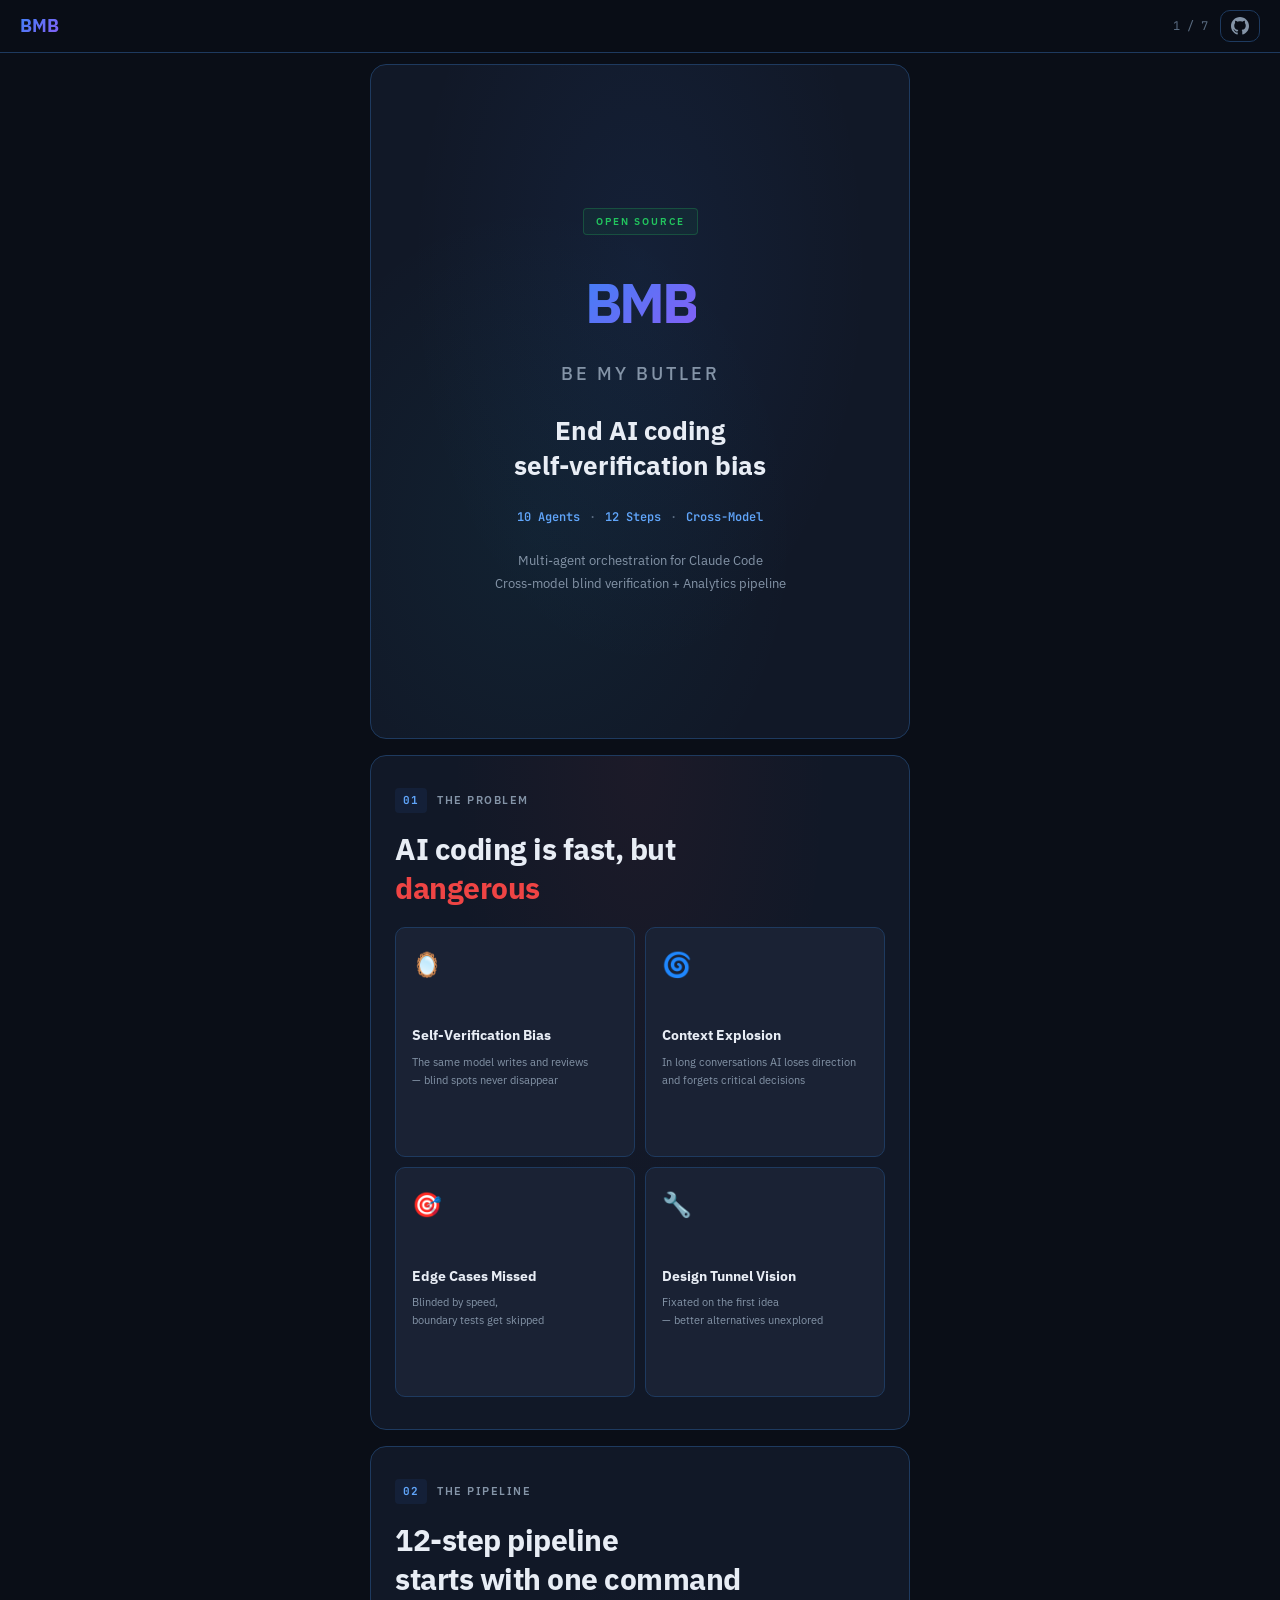
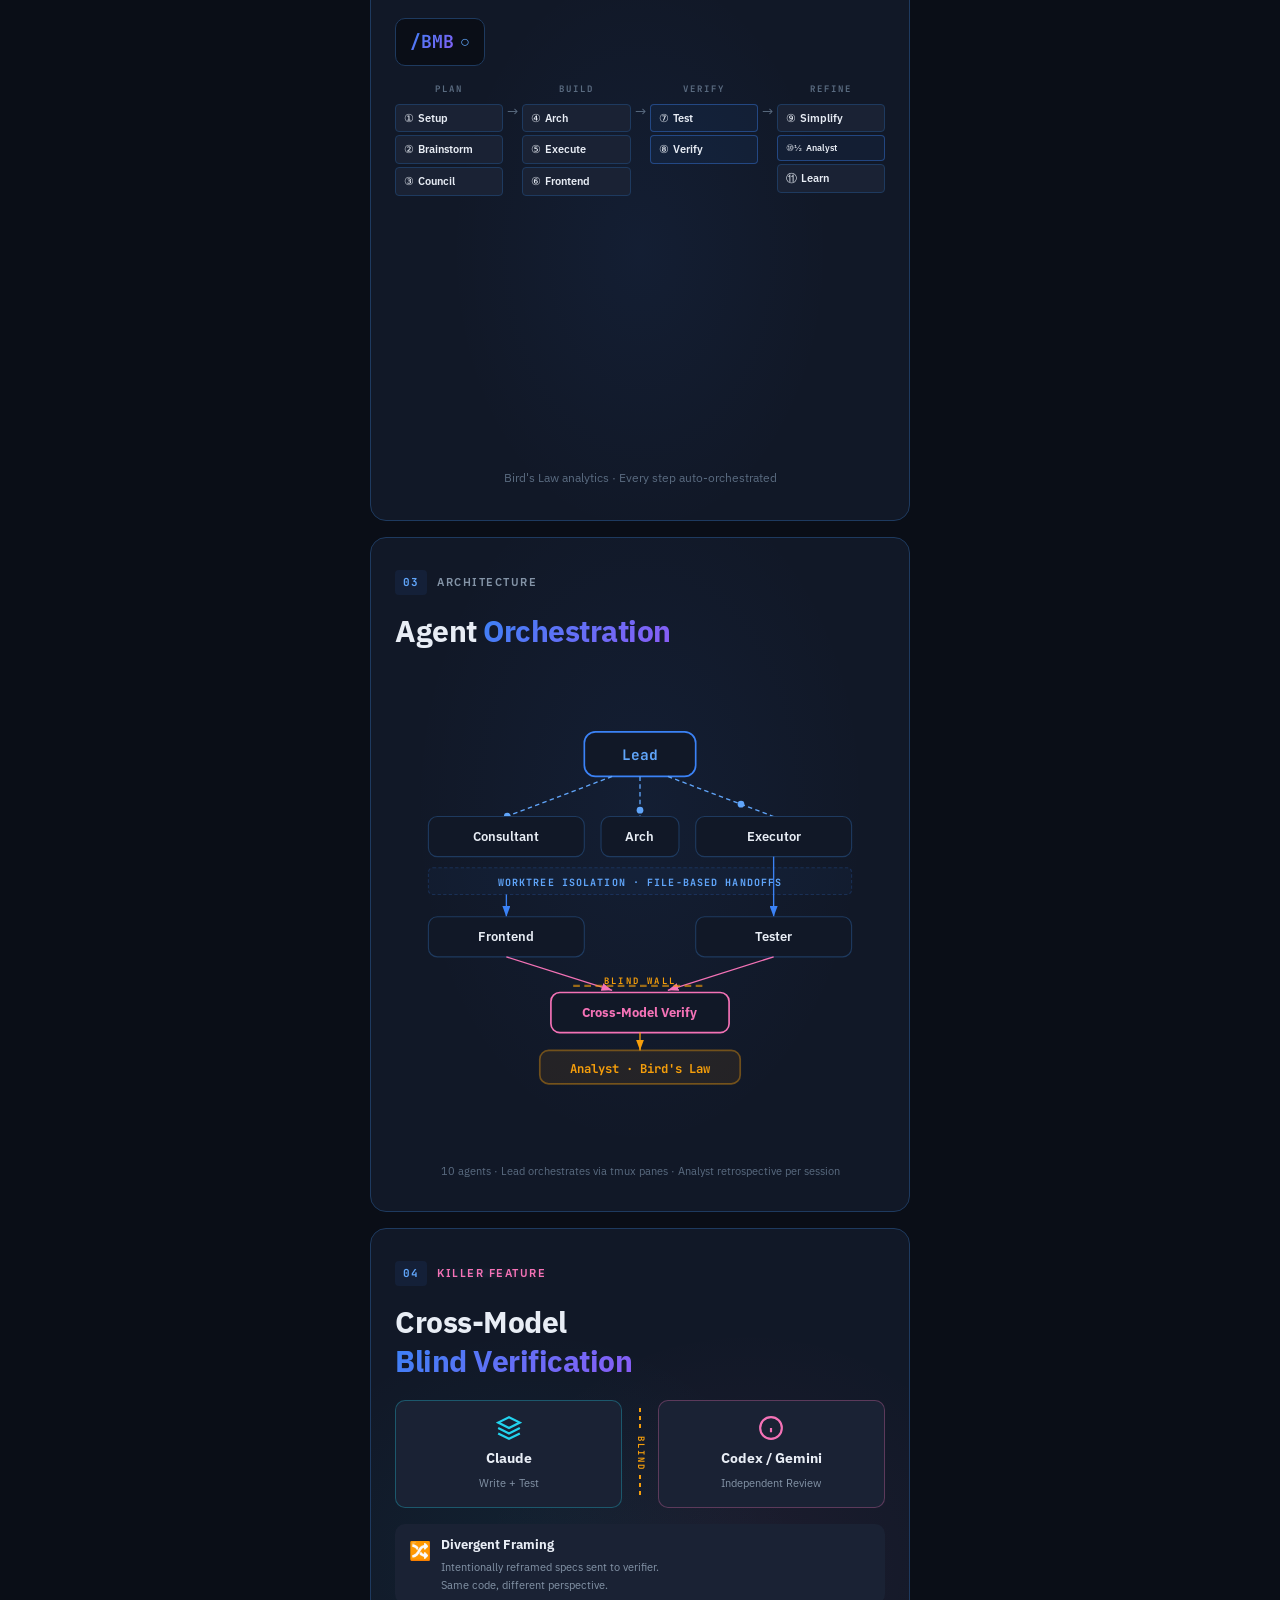
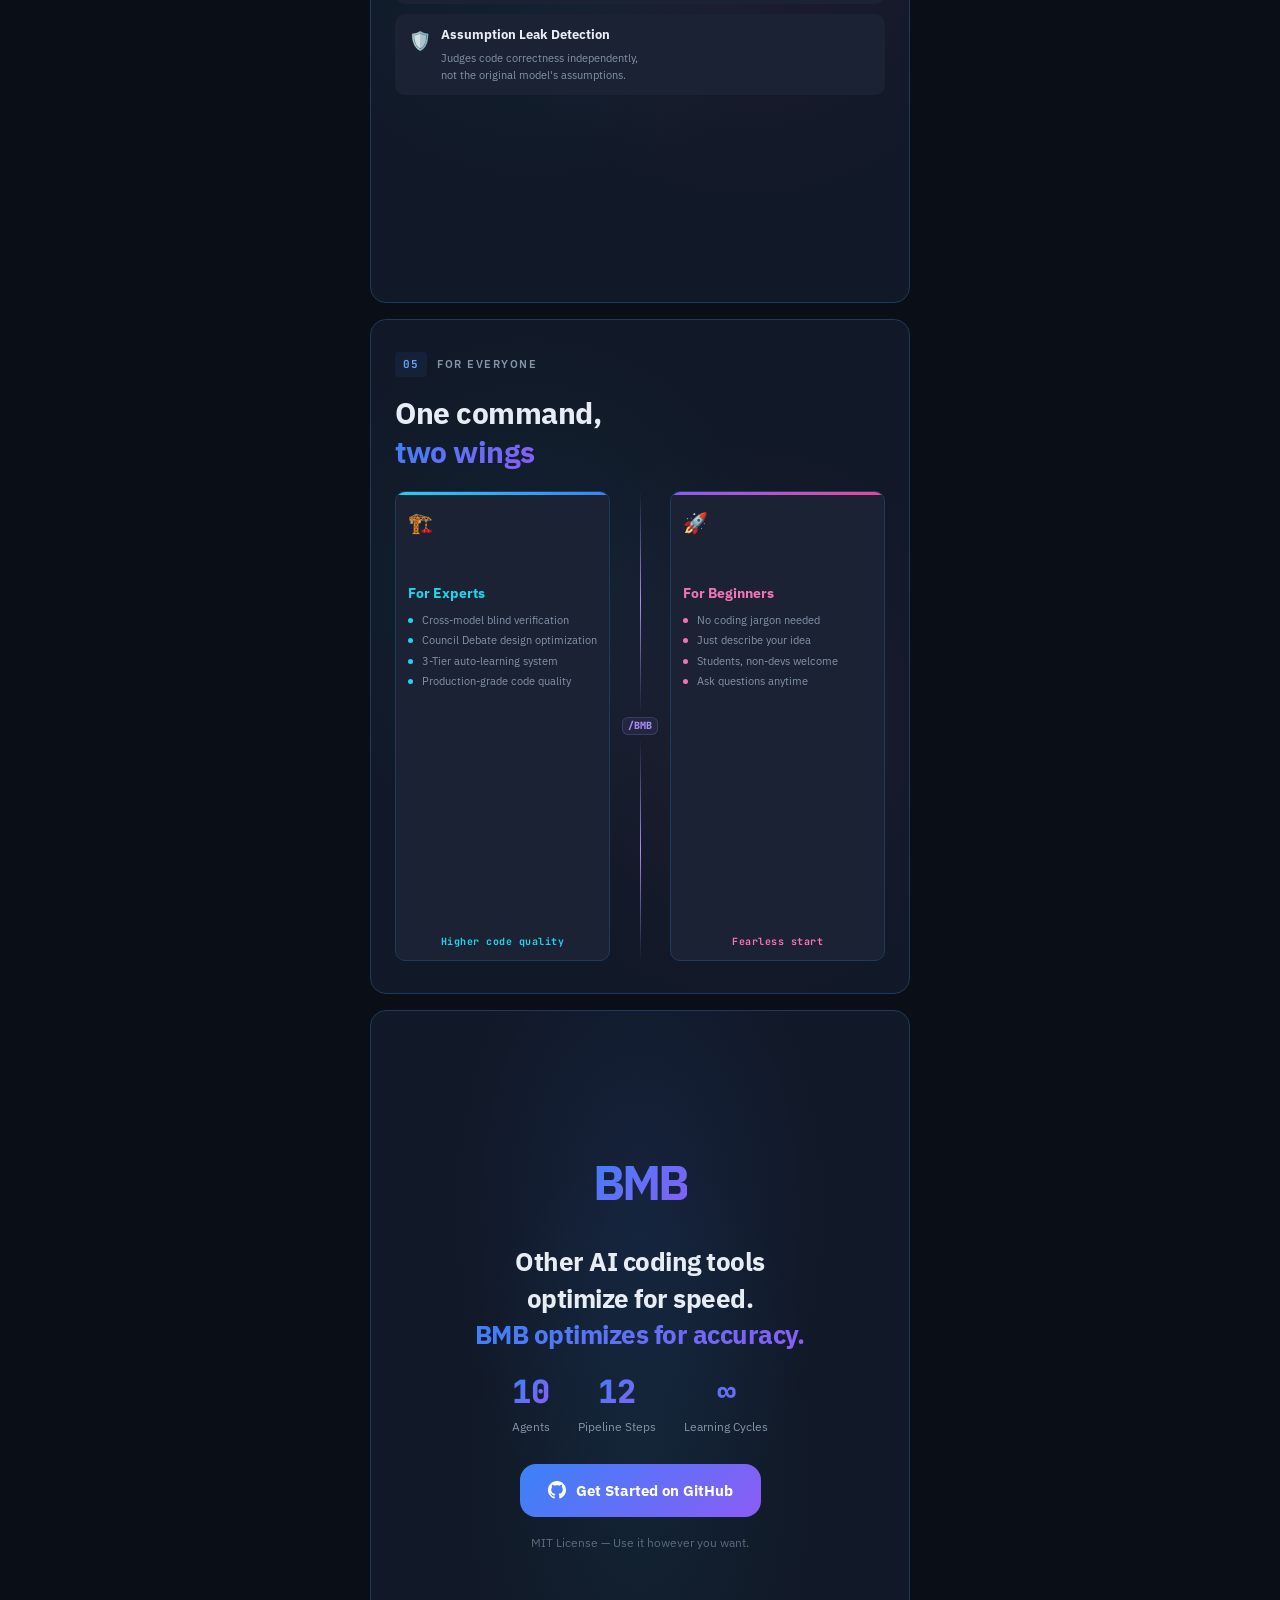
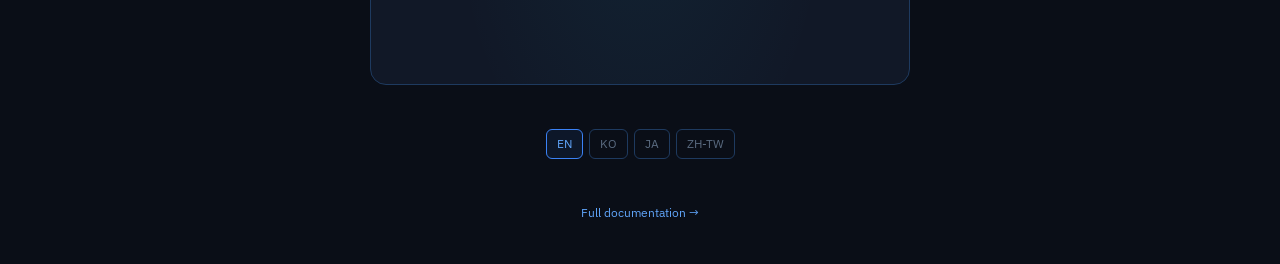
<file: docs/m.html>
<!DOCTYPE html>
<html lang="en">
<head>
<meta charset="UTF-8">
<meta name="viewport" content="width=device-width, initial-scale=1.0">
<title>BMB — Be My Butler | Mobile Summary</title>
<meta name="description" content="BMB: 10-agent, 12-step orchestration for Claude Code with cross-model blind verification and analytics pipeline.">
<meta property="og:title" content="BMB — Be My Butler">
<meta property="og:description" content="End AI coding self-verification bias. 10 agents, 12 steps, cross-model blind verification.">
<meta property="og:type" content="website">
<link rel="canonical" href="https://project820.github.io/be-my-butler/m.html">
<link rel="alternate" hreflang="en" href="https://project820.github.io/be-my-butler/m.html">
<link rel="alternate" hreflang="ko" href="https://project820.github.io/be-my-butler/m.ko.html">
<link rel="alternate" hreflang="ja" href="https://project820.github.io/be-my-butler/m.ja.html">
<link rel="alternate" hreflang="zh-Hant" href="https://project820.github.io/be-my-butler/m.zh-TW.html">
<link rel="alternate" hreflang="x-default" href="https://project820.github.io/be-my-butler/m.html">
<link rel="preconnect" href="https://fonts.googleapis.com">
<link href="https://fonts.googleapis.com/css2?family=IBM+Plex+Sans:wght@300;400;500;600;700;800&family=JetBrains+Mono:wght@400;500;600;700&display=swap" rel="stylesheet">
<link rel="stylesheet" href="bmb-shared.css">
</head>
<body class="mobile-landing" data-page-family="mobile">

<!-- Topbar -->
<header class="ml-topbar">
  <div class="ml-logo">BMB</div>
  <div class="ml-nav-actions">
    <span class="ml-counter"><span class="ml-counter-current">1</span> / 7</span>
    <a href="https://github.com/project820/be-my-butler" target="_blank" rel="noopener noreferrer" class="ml-gh-link" aria-label="GitHub">
      <svg width="18" height="18" viewBox="0 0 24 24" fill="currentColor"><path d="M12 0c-6.626 0-12 5.373-12 12 0 5.302 3.438 9.8 8.207 11.387.599.111.793-.261.793-.577v-2.234c-3.338.726-4.033-1.416-4.033-1.416-.546-1.387-1.333-1.756-1.333-1.756-1.089-.745.083-.729.083-.729 1.205.084 1.839 1.237 1.839 1.237 1.07 1.834 2.807 1.304 3.492.997.107-.775.418-1.305.762-1.604-2.665-.305-5.467-1.334-5.467-5.931 0-1.311.469-2.381 1.236-3.221-.124-.303-.535-1.524.117-3.176 0 0 1.008-.322 3.301 1.23.957-.266 1.983-.399 3.003-.404 1.02.005 2.047.138 3.006.404 2.291-1.552 3.297-1.23 3.297-1.23.653 1.653.242 2.874.118 3.176.77.84 1.235 1.911 1.235 3.221 0 4.609-2.807 5.624-5.479 5.921.43.372.823 1.102.823 2.222v3.293c0 .319.192.694.801.576 4.765-1.589 8.199-6.086 8.199-11.386 0-6.627-5.373-12-12-12z"/></svg>
    </a>
  </div>
</header>

<main class="ml-track">

  <!-- CARD 1: Cover -->
  <section class="ml-card ml-cover" data-card="1">
    <div class="ml-cover-badge">Open Source</div>
    <div class="ml-cover-logo">BMB</div>
    <div class="ml-cover-subtitle">Be My Butler</div>
    <p class="ml-cover-headline">End AI coding<br>self-verification bias</p>
    <div class="ml-cover-tags">
      <span class="ml-tag">10 Agents</span>
      <span class="ml-tag-sep">&middot;</span>
      <span class="ml-tag">12 Steps</span>
      <span class="ml-tag-sep">&middot;</span>
      <span class="ml-tag">Cross-Model</span>
    </div>
    <p class="ml-cover-desc">Multi-agent orchestration for Claude Code<br>Cross-model blind verification + Analytics pipeline</p>
  </section>

  <!-- CARD 2: Problem -->
  <section class="ml-card ml-problem" data-card="2">
    <div class="ml-card-header">
      <span class="ml-card-num">01</span>
      <span class="ml-card-label">The Problem</span>
    </div>
    <h2 class="ml-card-title">AI coding is fast, but<br><span class="ml-highlight-red">dangerous</span></h2>
    <div class="ml-problem-grid">
      <div class="ml-problem-item">
        <div class="ml-problem-icon">&#x1FA9E;</div>
        <h3>Self-Verification Bias</h3>
        <p>The same model writes and reviews<br>&mdash; blind spots never disappear</p>
      </div>
      <div class="ml-problem-item">
        <div class="ml-problem-icon">&#x1F300;</div>
        <h3>Context Explosion</h3>
        <p>In long conversations AI loses direction<br>and forgets critical decisions</p>
      </div>
      <div class="ml-problem-item">
        <div class="ml-problem-icon">&#x1F3AF;</div>
        <h3>Edge Cases Missed</h3>
        <p>Blinded by speed,<br>boundary tests get skipped</p>
      </div>
      <div class="ml-problem-item">
        <div class="ml-problem-icon">&#x1F527;</div>
        <h3>Design Tunnel Vision</h3>
        <p>Fixated on the first idea<br>&mdash; better alternatives unexplored</p>
      </div>
    </div>
  </section>

  <!-- CARD 3: Pipeline -->
  <section class="ml-card ml-pipeline" data-card="3">
    <div class="ml-card-header">
      <span class="ml-card-num">02</span>
      <span class="ml-card-label">The Pipeline</span>
    </div>
    <h2 class="ml-card-title">12-step pipeline<br>starts with one command</h2>
    <div class="ml-pipe-cmd">
      <code>/BMB</code>
      <span class="ml-pipe-cursor">&#x25CB;</span>
    </div>
    <div class="ml-pipe-flow">
      <div class="ml-pipe-phase">
        <div class="ml-phase-label">PLAN</div>
        <div class="ml-phase-steps">
          <div class="ml-step"><span class="ml-step-num">&#x2460;</span><span class="ml-step-name">Setup</span></div>
          <div class="ml-step"><span class="ml-step-num">&#x2461;</span><span class="ml-step-name">Brainstorm</span></div>
          <div class="ml-step"><span class="ml-step-num">&#x2462;</span><span class="ml-step-name">Council</span></div>
        </div>
      </div>
      <div class="ml-flow-arrow">&rarr;</div>
      <div class="ml-pipe-phase">
        <div class="ml-phase-label">BUILD</div>
        <div class="ml-phase-steps">
          <div class="ml-step"><span class="ml-step-num">&#x2463;</span><span class="ml-step-name">Arch</span></div>
          <div class="ml-step"><span class="ml-step-num">&#x2464;</span><span class="ml-step-name">Execute</span></div>
          <div class="ml-step"><span class="ml-step-num">&#x2465;</span><span class="ml-step-name">Frontend</span></div>
        </div>
      </div>
      <div class="ml-flow-arrow">&rarr;</div>
      <div class="ml-pipe-phase">
        <div class="ml-phase-label">VERIFY</div>
        <div class="ml-phase-steps">
          <div class="ml-step ml-step-hl"><span class="ml-step-num">&#x2466;</span><span class="ml-step-name">Test</span></div>
          <div class="ml-step ml-step-hl"><span class="ml-step-num">&#x2467;</span><span class="ml-step-name">Verify</span></div>
        </div>
      </div>
      <div class="ml-flow-arrow">&rarr;</div>
      <div class="ml-pipe-phase">
        <div class="ml-phase-label">REFINE</div>
        <div class="ml-phase-steps">
          <div class="ml-step"><span class="ml-step-num">&#x2468;</span><span class="ml-step-name">Simplify</span></div>
          <div class="ml-step ml-step-hl"><span class="ml-step-num ml-step-half">&#x2469;&frac12;</span><span class="ml-step-name ml-step-half">Analyst</span></div>
          <div class="ml-step"><span class="ml-step-num">&#x246A;</span><span class="ml-step-name">Learn</span></div>
        </div>
      </div>
    </div>
    <p class="ml-pipe-note">Bird's Law analytics &middot; Every step auto-orchestrated</p>
  </section>

  <!-- CARD 4: Architecture (Simplified SVG) -->
  <section class="ml-card ml-arch" data-card="4">
    <div class="ml-card-header">
      <span class="ml-card-num">03</span>
      <span class="ml-card-label">Architecture</span>
    </div>
    <h2 class="ml-card-title">Agent <span class="ml-highlight-gradient">Orchestration</span></h2>
    <div class="ml-arch-diagram">
      <svg viewBox="0 0 440 340" fill="none" xmlns="http://www.w3.org/2000/svg" class="ml-arch-svg" role="img" aria-label="BMB agent orchestration flow diagram">
        <rect x="170" y="8" width="100" height="40" rx="10" fill="#111827" stroke="#3b82f6" stroke-width="1.5"/>
        <text x="220" y="33" text-anchor="middle" fill="#60a5fa" font-family="'JetBrains Mono',monospace" font-size="13" font-weight="700">Lead</text>
        <path d="M195 48 L100 84" stroke="#60a5fa" stroke-width="1.2" stroke-dasharray="4 3"/>
        <circle r="3" fill="#60a5fa"><animateMotion dur="2s" repeatCount="indefinite" path="M195 48 L100 84"/></circle>
        <path d="M220 48 L220 84" stroke="#60a5fa" stroke-width="1.2" stroke-dasharray="4 3"/>
        <circle r="3" fill="#60a5fa"><animateMotion dur="2s" repeatCount="indefinite" path="M220 48 L220 84" begin="0.3s"/></circle>
        <path d="M245 48 L340 84" stroke="#60a5fa" stroke-width="1.2" stroke-dasharray="4 3"/>
        <circle r="3" fill="#60a5fa"><animateMotion dur="2s" repeatCount="indefinite" path="M245 48 L340 84" begin="0.6s"/></circle>
        <rect x="30" y="84" width="140" height="36" rx="8" fill="#111827" stroke="#1e3a5f" stroke-width="1"/>
        <text x="100" y="106" text-anchor="middle" fill="#e8edf5" font-family="'IBM Plex Sans',sans-serif" font-size="12" font-weight="600">Consultant</text>
        <rect x="185" y="84" width="70" height="36" rx="8" fill="#111827" stroke="#1e3a5f" stroke-width="1"/>
        <text x="220" y="106" text-anchor="middle" fill="#e8edf5" font-family="'IBM Plex Sans',sans-serif" font-size="12" font-weight="600">Arch</text>
        <rect x="270" y="84" width="140" height="36" rx="8" fill="#111827" stroke="#1e3a5f" stroke-width="1"/>
        <text x="340" y="106" text-anchor="middle" fill="#e8edf5" font-family="'IBM Plex Sans',sans-serif" font-size="12" font-weight="600">Executor</text>
        <rect x="30" y="130" width="380" height="24" rx="4" fill="rgba(59,130,246,0.04)" stroke="rgba(59,130,246,0.2)" stroke-width="1" stroke-dasharray="3 2"/>
        <text x="220" y="146" text-anchor="middle" fill="#60a5fa" font-family="'JetBrains Mono',monospace" font-size="9" font-weight="700" letter-spacing="1">WORKTREE ISOLATION &middot; FILE-BASED HANDOFFS</text>
        <path d="M100 154 L100 174" stroke="#3b82f6" stroke-width="1.2" marker-end="url(#mlArrowBlue)"/>
        <path d="M340 120 L340 174" stroke="#3b82f6" stroke-width="1.2" marker-end="url(#mlArrowBlue)"/>
        <rect x="30" y="174" width="140" height="36" rx="8" fill="#111827" stroke="#1e3a5f" stroke-width="1"/>
        <text x="100" y="196" text-anchor="middle" fill="#e8edf5" font-family="'IBM Plex Sans',sans-serif" font-size="12" font-weight="600">Frontend</text>
        <rect x="270" y="174" width="140" height="36" rx="8" fill="#111827" stroke="#1e3a5f" stroke-width="1"/>
        <text x="340" y="196" text-anchor="middle" fill="#e8edf5" font-family="'IBM Plex Sans',sans-serif" font-size="12" font-weight="600">Tester</text>
        <path d="M100 210 L195 240" stroke="#f472b6" stroke-width="1.2" marker-end="url(#mlArrowPink)"/>
        <path d="M340 210 L245 240" stroke="#f472b6" stroke-width="1.2" marker-end="url(#mlArrowPink)"/>
        <line x1="160" y1="236" x2="280" y2="236" stroke="#f59e0b" stroke-width="2" stroke-dasharray="6 4" opacity="0.6"/>
        <text x="220" y="234" text-anchor="middle" fill="#f59e0b" font-family="'JetBrains Mono',monospace" font-size="8" font-weight="700" letter-spacing="2">BLIND WALL</text>
        <rect x="140" y="242" width="160" height="36" rx="8" fill="#111827" stroke="#f472b6" stroke-width="1.5"/>
        <text x="220" y="264" text-anchor="middle" fill="#f472b6" font-family="'IBM Plex Sans',sans-serif" font-size="12" font-weight="700">Cross-Model Verify</text>
        <path d="M220 278 L220 294" stroke="#f59e0b" stroke-width="1.2" marker-end="url(#mlArrowAmber)"/>
        <rect x="130" y="294" width="180" height="30" rx="8" fill="rgba(245,158,11,0.08)" stroke="rgba(245,158,11,0.4)" stroke-width="1.5"/>
        <text x="220" y="314" text-anchor="middle" fill="#f59e0b" font-family="'JetBrains Mono',monospace" font-size="11" font-weight="700">Analyst &middot; Bird's Law</text>
        <defs>
          <marker id="mlArrowBlue" markerWidth="8" markerHeight="6" refX="8" refY="3" orient="auto"><path d="M0 0 L8 3 L0 6" fill="#3b82f6"/></marker>
          <marker id="mlArrowPink" markerWidth="8" markerHeight="6" refX="8" refY="3" orient="auto"><path d="M0 0 L8 3 L0 6" fill="#f472b6"/></marker>
          <marker id="mlArrowAmber" markerWidth="8" markerHeight="6" refX="8" refY="3" orient="auto"><path d="M0 0 L8 3 L0 6" fill="#f59e0b"/></marker>
        </defs>
      </svg>
    </div>
    <p class="ml-arch-caption">10 agents &middot; Lead orchestrates via tmux panes &middot; Analyst retrospective per session</p>
  </section>

  <!-- CARD 5: Killer Feature -->
  <section class="ml-card ml-killer" data-card="5">
    <div class="ml-card-header">
      <span class="ml-card-num">04</span>
      <span class="ml-card-label ml-killer">Killer Feature</span>
    </div>
    <h2 class="ml-card-title">Cross-Model<br><span class="ml-highlight-gradient">Blind Verification</span></h2>
    <div class="ml-killer-diagram">
      <div class="ml-model-box ml-model-a">
        <div class="ml-model-icon">
          <svg viewBox="0 0 24 24" width="26" height="26" fill="none" stroke="currentColor" stroke-width="2"><path d="M12 2L2 7l10 5 10-5-10-5zM2 17l10 5 10-5M2 12l10 5 10-5"/></svg>
        </div>
        <div class="ml-model-name">Claude</div>
        <div class="ml-model-task">Write + Test</div>
      </div>
      <div class="ml-blind-wall">
        <div class="ml-wall-line"></div>
        <span class="ml-wall-text">BLIND</span>
        <div class="ml-wall-line"></div>
      </div>
      <div class="ml-model-box ml-model-b">
        <div class="ml-model-icon">
          <svg viewBox="0 0 24 24" width="26" height="26" fill="none" stroke="currentColor" stroke-width="2"><circle cx="12" cy="12" r="10"/><path d="M12 16v-4M12 8h.01"/></svg>
        </div>
        <div class="ml-model-name">Codex / Gemini</div>
        <div class="ml-model-task">Independent Review</div>
      </div>
    </div>
    <div class="ml-killer-explain">
      <div class="ml-explain-item">
        <span class="ml-explain-icon">&#x1F500;</span>
        <div>
          <strong>Divergent Framing</strong>
          <p>Intentionally reframed specs sent to verifier.<br>Same code, different perspective.</p>
        </div>
      </div>
      <div class="ml-explain-item">
        <span class="ml-explain-icon">&#x1F6E1;&#xFE0F;</span>
        <div>
          <strong>Assumption Leak Detection</strong>
          <p>Judges code correctness independently,<br>not the original model's assumptions.</p>
        </div>
      </div>
    </div>
  </section>

  <!-- CARD 6: For Everyone -->
  <section class="ml-card ml-dual" data-card="6">
    <div class="ml-card-header">
      <span class="ml-card-num">05</span>
      <span class="ml-card-label">For Everyone</span>
    </div>
    <h2 class="ml-card-title">One command,<br><span class="ml-highlight-gradient">two wings</span></h2>
    <div class="ml-dual-split">
      <div class="ml-dual-panel ml-panel-expert">
        <div class="ml-panel-icon">&#x1F3D7;&#xFE0F;</div>
        <h3>For Experts</h3>
        <ul>
          <li>Cross-model blind verification</li>
          <li>Council Debate design optimization</li>
          <li>3-Tier auto-learning system</li>
          <li>Production-grade code quality</li>
        </ul>
        <div class="ml-panel-tag">Higher code quality</div>
      </div>
      <div class="ml-dual-divider">
        <div class="ml-divider-line"></div>
        <span class="ml-divider-cmd">/BMB</span>
        <div class="ml-divider-line"></div>
      </div>
      <div class="ml-dual-panel ml-panel-beginner">
        <div class="ml-panel-icon">&#x1F680;</div>
        <h3>For Beginners</h3>
        <ul>
          <li>No coding jargon needed</li>
          <li>Just describe your idea</li>
          <li>Students, non-devs welcome</li>
          <li>Ask questions anytime</li>
        </ul>
        <div class="ml-panel-tag">Fearless start</div>
      </div>
    </div>
  </section>

  <!-- CARD 7: CTA -->
  <section class="ml-card ml-cta" data-card="7">
    <div class="ml-cta-logo">BMB</div>
    <h2 class="ml-cta-headline">Other AI coding tools<br>optimize for speed.<br><span class="ml-highlight-gradient">BMB optimizes for accuracy.</span></h2>
    <div class="ml-cta-stats">
      <div class="ml-stat"><span class="ml-stat-value">10</span><span class="ml-stat-label">Agents</span></div>
      <div class="ml-stat"><span class="ml-stat-value">12</span><span class="ml-stat-label">Pipeline Steps</span></div>
      <div class="ml-stat"><span class="ml-stat-value">&infin;</span><span class="ml-stat-label">Learning Cycles</span></div>
    </div>
    <a href="https://github.com/project820/be-my-butler" target="_blank" rel="noopener noreferrer" class="ml-cta-button">
      <svg width="18" height="18" viewBox="0 0 24 24" fill="currentColor"><path d="M12 0c-6.626 0-12 5.373-12 12 0 5.302 3.438 9.8 8.207 11.387.599.111.793-.261.793-.577v-2.234c-3.338.726-4.033-1.416-4.033-1.416-.546-1.387-1.333-1.756-1.333-1.756-1.089-.745.083-.729.083-.729 1.205.084 1.839 1.237 1.839 1.237 1.07 1.834 2.807 1.304 3.492.997.107-.775.418-1.305.762-1.604-2.665-.305-5.467-1.334-5.467-5.931 0-1.311.469-2.381 1.236-3.221-.124-.303-.535-1.524.117-3.176 0 0 1.008-.322 3.301 1.23.957-.266 1.983-.399 3.003-.404 1.02.005 2.047.138 3.006.404 2.291-1.552 3.297-1.23 3.297-1.23.653 1.653.242 2.874.118 3.176.77.84 1.235 1.911 1.235 3.221 0 4.609-2.807 5.624-5.479 5.921.43.372.823 1.102.823 2.222v3.293c0 .319.192.694.801.576 4.765-1.589 8.199-6.086 8.199-11.386 0-6.627-5.373-12-12-12z"/></svg>
      Get Started on GitHub
    </a>
    <p class="ml-cta-license">MIT License &mdash; Use it however you want.</p>
  </section>

</main>

<!-- Language Bar -->
<nav class="ml-lang-bar" aria-label="Language">
  <a href="m.html" class="active">EN</a>
  <a href="m.ko.html">KO</a>
  <a href="m.ja.html">JA</a>
  <a href="m.zh-TW.html">ZH-TW</a>
</nav>

<footer class="ml-footer">
  <a href="index.html">Full documentation &rarr;</a>
</footer>

<script src="bmb-shared.js"></script>
</body>
</html>
</file>
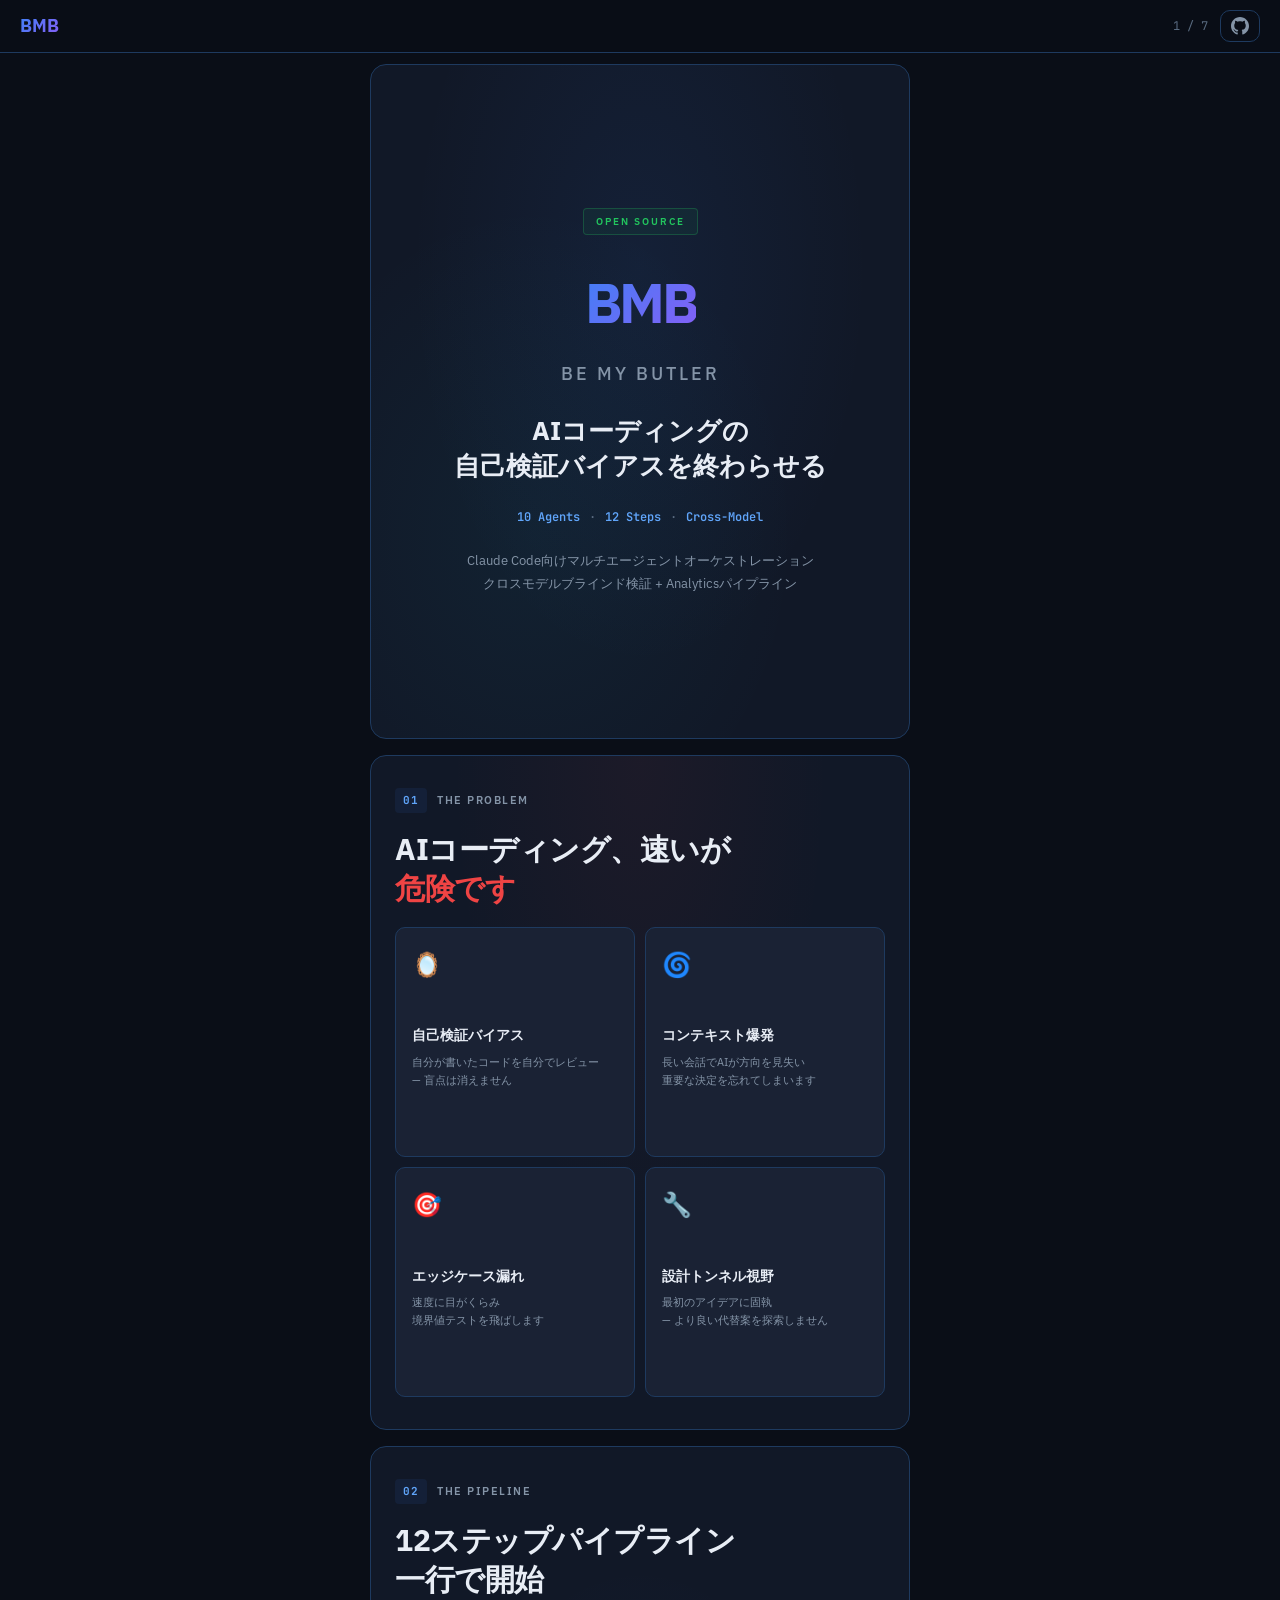
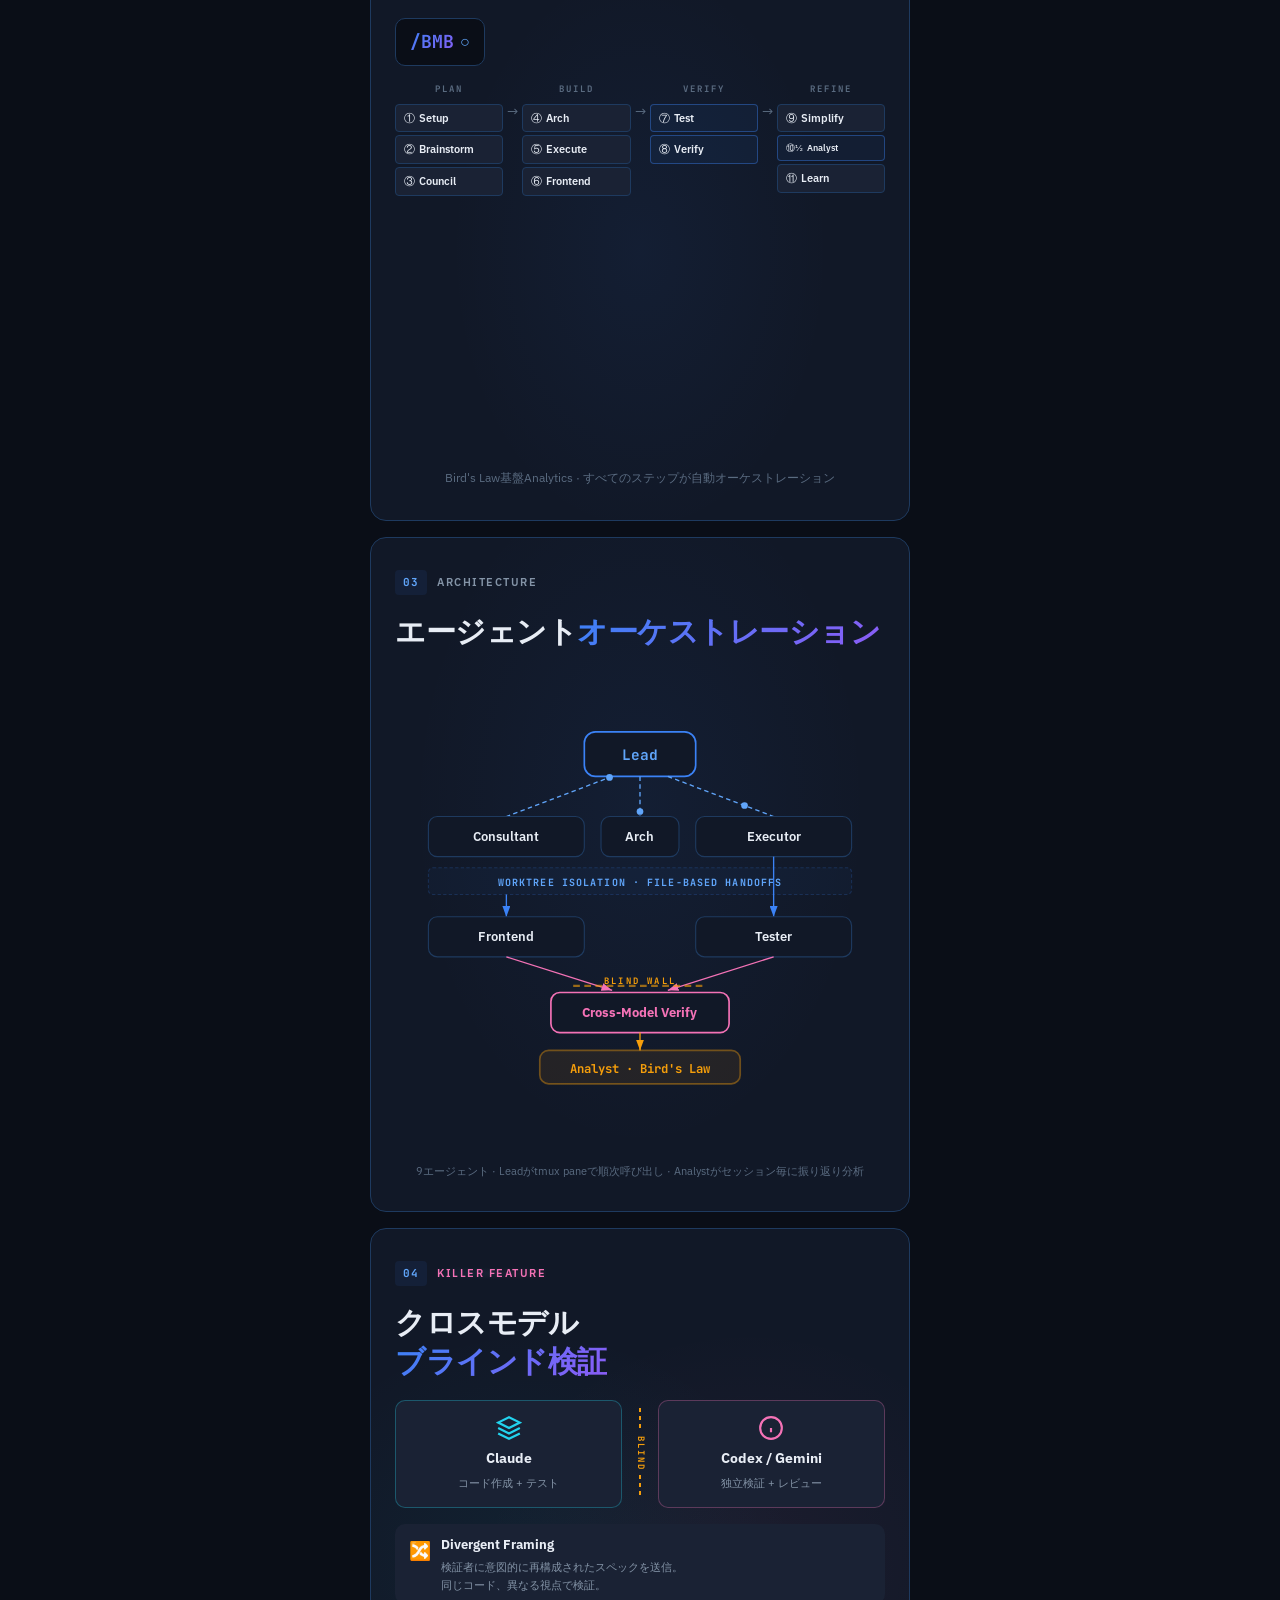
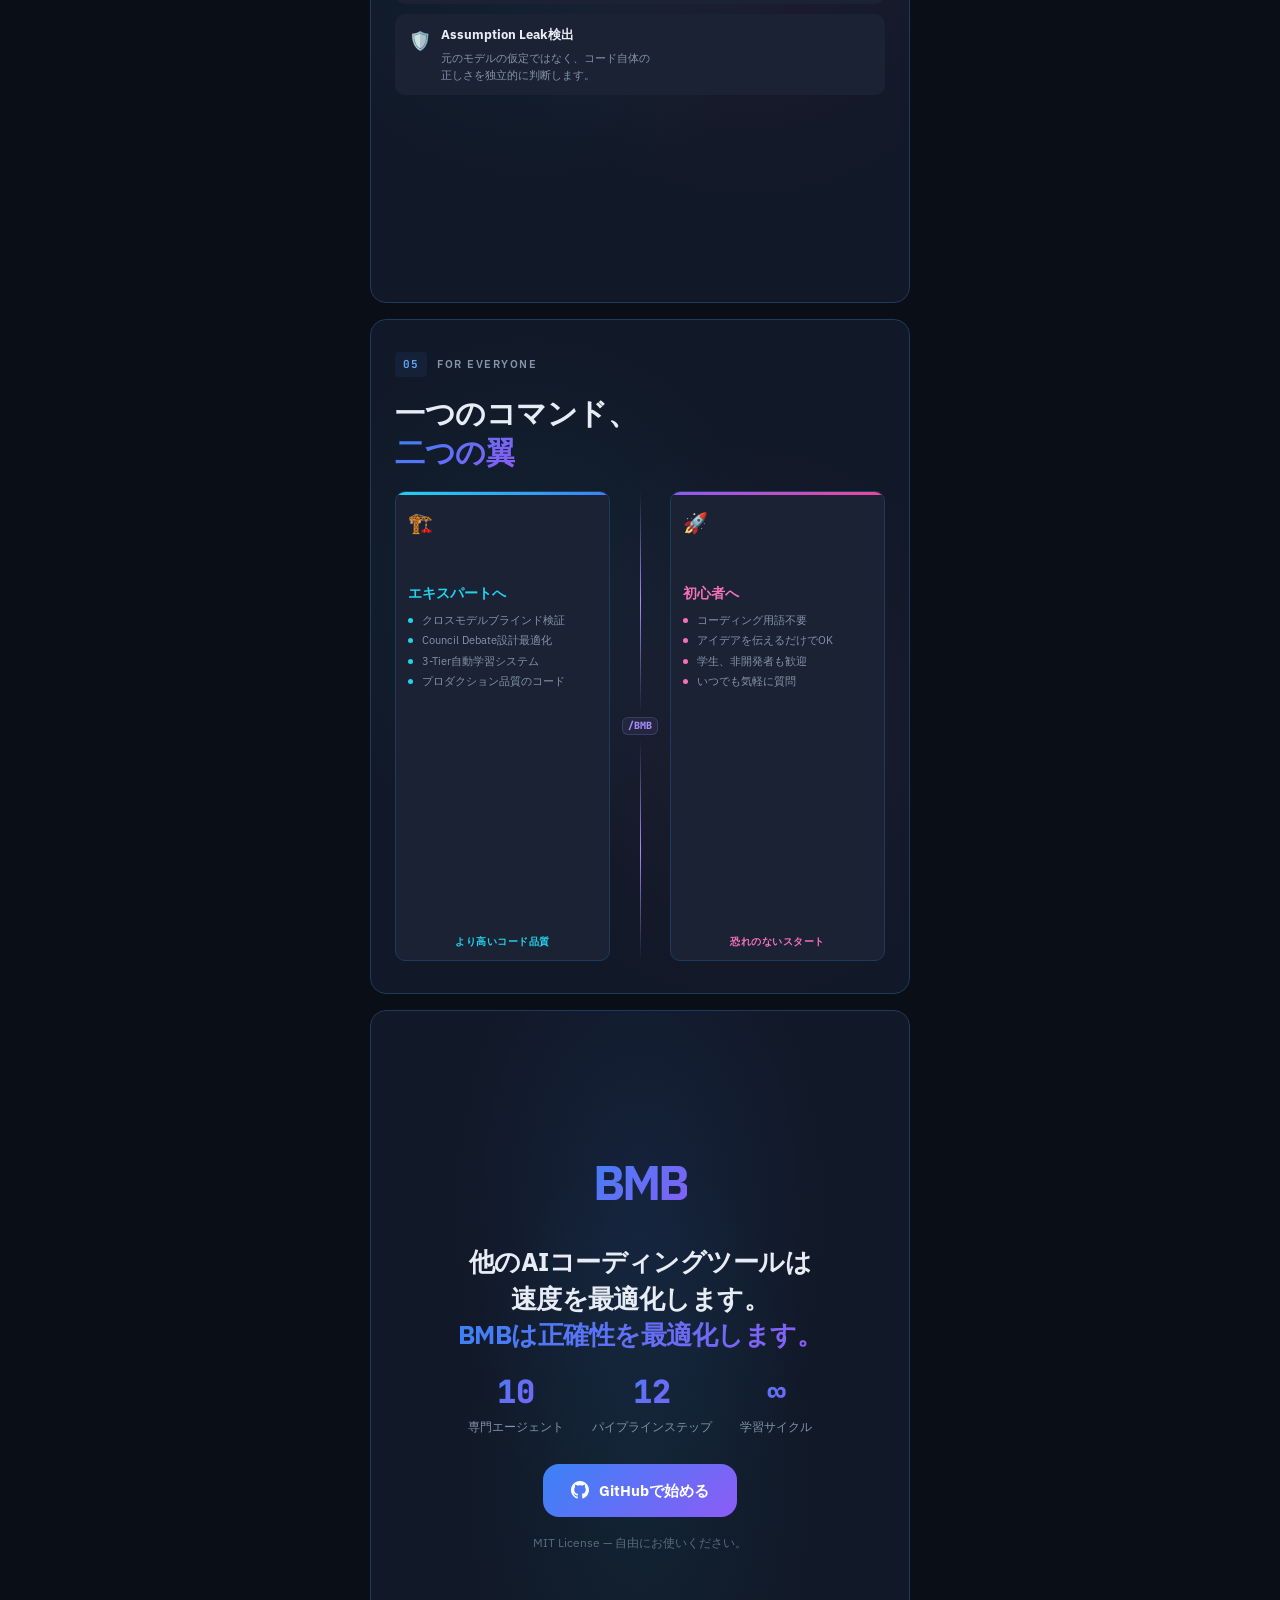
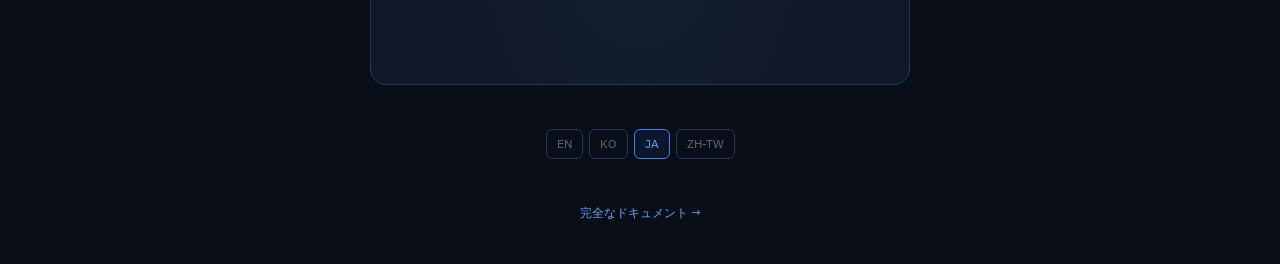
<file: docs/m.ja.html>
<!DOCTYPE html>
<html lang="ja">
<head>
<meta charset="UTF-8">
<meta name="viewport" content="width=device-width, initial-scale=1.0">
<title>BMB — Be My Butler | Mobile Summary</title>
<meta name="description" content="BMB: Claude Codeの10エージェント、12ステップオーケストレーション。クロスモデルブラインド検証 + アナリティクスパイプライン。">
<meta property="og:title" content="BMB — Be My Butler">
<meta property="og:description" content="AIコーディングの自己検証バイアスを終わらせる。10エージェント、12ステップ、クロスモデルブラインド検証。">
<meta property="og:type" content="website">
<link rel="canonical" href="https://project820.github.io/be-my-butler/m.ja.html">
<link rel="alternate" hreflang="en" href="https://project820.github.io/be-my-butler/m.html">
<link rel="alternate" hreflang="ko" href="https://project820.github.io/be-my-butler/m.ko.html">
<link rel="alternate" hreflang="ja" href="https://project820.github.io/be-my-butler/m.ja.html">
<link rel="alternate" hreflang="zh-Hant" href="https://project820.github.io/be-my-butler/m.zh-TW.html">
<link rel="alternate" hreflang="x-default" href="https://project820.github.io/be-my-butler/m.html">
<link rel="preconnect" href="https://fonts.googleapis.com">
<link href="https://fonts.googleapis.com/css2?family=IBM+Plex+Sans:wght@300;400;500;600;700;800&family=JetBrains+Mono:wght@400;500;600;700&display=swap" rel="stylesheet">
<link rel="stylesheet" href="bmb-shared.css">
</head>
<body class="mobile-landing" data-page-family="mobile">

<!-- Topbar -->
<header class="ml-topbar">
  <div class="ml-logo">BMB</div>
  <div class="ml-nav-actions">
    <span class="ml-counter"><span class="ml-counter-current">1</span> / 7</span>
    <a href="https://github.com/project820/be-my-butler" target="_blank" rel="noopener noreferrer" class="ml-gh-link" aria-label="GitHub">
      <svg width="18" height="18" viewBox="0 0 24 24" fill="currentColor"><path d="M12 0c-6.626 0-12 5.373-12 12 0 5.302 3.438 9.8 8.207 11.387.599.111.793-.261.793-.577v-2.234c-3.338.726-4.033-1.416-4.033-1.416-.546-1.387-1.333-1.756-1.333-1.756-1.089-.745.083-.729.083-.729 1.205.084 1.839 1.237 1.839 1.237 1.07 1.834 2.807 1.304 3.492.997.107-.775.418-1.305.762-1.604-2.665-.305-5.467-1.334-5.467-5.931 0-1.311.469-2.381 1.236-3.221-.124-.303-.535-1.524.117-3.176 0 0 1.008-.322 3.301 1.23.957-.266 1.983-.399 3.003-.404 1.02.005 2.047.138 3.006.404 2.291-1.552 3.297-1.23 3.297-1.23.653 1.653.242 2.874.118 3.176.77.84 1.235 1.911 1.235 3.221 0 4.609-2.807 5.624-5.479 5.921.43.372.823 1.102.823 2.222v3.293c0 .319.192.694.801.576 4.765-1.589 8.199-6.086 8.199-11.386 0-6.627-5.373-12-12-12z"/></svg>
    </a>
  </div>
</header>

<main class="ml-track">

  <!-- CARD 1: Cover -->
  <section class="ml-card ml-cover" data-card="1">
    <div class="ml-cover-badge">Open Source</div>
    <div class="ml-cover-logo">BMB</div>
    <div class="ml-cover-subtitle">Be My Butler</div>
    <p class="ml-cover-headline">AIコーディングの<br>自己検証バイアスを終わらせる</p>
    <div class="ml-cover-tags">
      <span class="ml-tag">10 Agents</span>
      <span class="ml-tag-sep">&middot;</span>
      <span class="ml-tag">12 Steps</span>
      <span class="ml-tag-sep">&middot;</span>
      <span class="ml-tag">Cross-Model</span>
    </div>
    <p class="ml-cover-desc">Claude Code向けマルチエージェントオーケストレーション<br>クロスモデルブラインド検証 + Analyticsパイプライン</p>
  </section>

  <!-- CARD 2: Problem -->
  <section class="ml-card ml-problem" data-card="2">
    <div class="ml-card-header">
      <span class="ml-card-num">01</span>
      <span class="ml-card-label">The Problem</span>
    </div>
    <h2 class="ml-card-title">AIコーディング、速いが<br><span class="ml-highlight-red">危険です</span></h2>
    <div class="ml-problem-grid">
      <div class="ml-problem-item">
        <div class="ml-problem-icon">&#x1FA9E;</div>
        <h3>自己検証バイアス</h3>
        <p>自分が書いたコードを自分でレビュー<br>&mdash; 盲点は消えません</p>
      </div>
      <div class="ml-problem-item">
        <div class="ml-problem-icon">&#x1F300;</div>
        <h3>コンテキスト爆発</h3>
        <p>長い会話でAIが方向を見失い<br>重要な決定を忘れてしまいます</p>
      </div>
      <div class="ml-problem-item">
        <div class="ml-problem-icon">&#x1F3AF;</div>
        <h3>エッジケース漏れ</h3>
        <p>速度に目がくらみ<br>境界値テストを飛ばします</p>
      </div>
      <div class="ml-problem-item">
        <div class="ml-problem-icon">&#x1F527;</div>
        <h3>設計トンネル視野</h3>
        <p>最初のアイデアに固執<br>&mdash; より良い代替案を探索しません</p>
      </div>
    </div>
  </section>

  <!-- CARD 3: Pipeline -->
  <section class="ml-card ml-pipeline" data-card="3">
    <div class="ml-card-header">
      <span class="ml-card-num">02</span>
      <span class="ml-card-label">The Pipeline</span>
    </div>
    <h2 class="ml-card-title">12ステップパイプライン<br>一行で開始</h2>
    <div class="ml-pipe-cmd">
      <code>/BMB</code>
      <span class="ml-pipe-cursor">&#x25CB;</span>
    </div>
    <div class="ml-pipe-flow">
      <div class="ml-pipe-phase">
        <div class="ml-phase-label">PLAN</div>
        <div class="ml-phase-steps">
          <div class="ml-step"><span class="ml-step-num">&#x2460;</span><span class="ml-step-name">Setup</span></div>
          <div class="ml-step"><span class="ml-step-num">&#x2461;</span><span class="ml-step-name">Brainstorm</span></div>
          <div class="ml-step"><span class="ml-step-num">&#x2462;</span><span class="ml-step-name">Council</span></div>
        </div>
      </div>
      <div class="ml-flow-arrow">&rarr;</div>
      <div class="ml-pipe-phase">
        <div class="ml-phase-label">BUILD</div>
        <div class="ml-phase-steps">
          <div class="ml-step"><span class="ml-step-num">&#x2463;</span><span class="ml-step-name">Arch</span></div>
          <div class="ml-step"><span class="ml-step-num">&#x2464;</span><span class="ml-step-name">Execute</span></div>
          <div class="ml-step"><span class="ml-step-num">&#x2465;</span><span class="ml-step-name">Frontend</span></div>
        </div>
      </div>
      <div class="ml-flow-arrow">&rarr;</div>
      <div class="ml-pipe-phase">
        <div class="ml-phase-label">VERIFY</div>
        <div class="ml-phase-steps">
          <div class="ml-step ml-step-hl"><span class="ml-step-num">&#x2466;</span><span class="ml-step-name">Test</span></div>
          <div class="ml-step ml-step-hl"><span class="ml-step-num">&#x2467;</span><span class="ml-step-name">Verify</span></div>
        </div>
      </div>
      <div class="ml-flow-arrow">&rarr;</div>
      <div class="ml-pipe-phase">
        <div class="ml-phase-label">REFINE</div>
        <div class="ml-phase-steps">
          <div class="ml-step"><span class="ml-step-num">&#x2468;</span><span class="ml-step-name">Simplify</span></div>
          <div class="ml-step ml-step-hl"><span class="ml-step-num ml-step-half">&#x2469;&frac12;</span><span class="ml-step-name ml-step-half">Analyst</span></div>
          <div class="ml-step"><span class="ml-step-num">&#x246A;</span><span class="ml-step-name">Learn</span></div>
        </div>
      </div>
    </div>
    <p class="ml-pipe-note">Bird's Law基盤Analytics &middot; すべてのステップが自動オーケストレーション</p>
  </section>

  <!-- CARD 4: Architecture (Simplified SVG) -->
  <section class="ml-card ml-arch" data-card="4">
    <div class="ml-card-header">
      <span class="ml-card-num">03</span>
      <span class="ml-card-label">Architecture</span>
    </div>
    <h2 class="ml-card-title">エージェント<span class="ml-highlight-gradient">オーケストレーション</span></h2>
    <div class="ml-arch-diagram">
      <svg viewBox="0 0 440 340" fill="none" xmlns="http://www.w3.org/2000/svg" class="ml-arch-svg" role="img" aria-label="BMBエージェントオーケストレーションフロー図">
        <rect x="170" y="8" width="100" height="40" rx="10" fill="#111827" stroke="#3b82f6" stroke-width="1.5"/>
        <text x="220" y="33" text-anchor="middle" fill="#60a5fa" font-family="'JetBrains Mono',monospace" font-size="13" font-weight="700">Lead</text>
        <path d="M195 48 L100 84" stroke="#60a5fa" stroke-width="1.2" stroke-dasharray="4 3"/>
        <circle r="3" fill="#60a5fa"><animateMotion dur="2s" repeatCount="indefinite" path="M195 48 L100 84"/></circle>
        <path d="M220 48 L220 84" stroke="#60a5fa" stroke-width="1.2" stroke-dasharray="4 3"/>
        <circle r="3" fill="#60a5fa"><animateMotion dur="2s" repeatCount="indefinite" path="M220 48 L220 84" begin="0.3s"/></circle>
        <path d="M245 48 L340 84" stroke="#60a5fa" stroke-width="1.2" stroke-dasharray="4 3"/>
        <circle r="3" fill="#60a5fa"><animateMotion dur="2s" repeatCount="indefinite" path="M245 48 L340 84" begin="0.6s"/></circle>
        <rect x="30" y="84" width="140" height="36" rx="8" fill="#111827" stroke="#1e3a5f" stroke-width="1"/>
        <text x="100" y="106" text-anchor="middle" fill="#e8edf5" font-family="'IBM Plex Sans',sans-serif" font-size="12" font-weight="600">Consultant</text>
        <rect x="185" y="84" width="70" height="36" rx="8" fill="#111827" stroke="#1e3a5f" stroke-width="1"/>
        <text x="220" y="106" text-anchor="middle" fill="#e8edf5" font-family="'IBM Plex Sans',sans-serif" font-size="12" font-weight="600">Arch</text>
        <rect x="270" y="84" width="140" height="36" rx="8" fill="#111827" stroke="#1e3a5f" stroke-width="1"/>
        <text x="340" y="106" text-anchor="middle" fill="#e8edf5" font-family="'IBM Plex Sans',sans-serif" font-size="12" font-weight="600">Executor</text>
        <rect x="30" y="130" width="380" height="24" rx="4" fill="rgba(59,130,246,0.04)" stroke="rgba(59,130,246,0.2)" stroke-width="1" stroke-dasharray="3 2"/>
        <text x="220" y="146" text-anchor="middle" fill="#60a5fa" font-family="'JetBrains Mono',monospace" font-size="9" font-weight="700" letter-spacing="1">WORKTREE ISOLATION &middot; FILE-BASED HANDOFFS</text>
        <path d="M100 154 L100 174" stroke="#3b82f6" stroke-width="1.2" marker-end="url(#mlArrowBlue)"/>
        <path d="M340 120 L340 174" stroke="#3b82f6" stroke-width="1.2" marker-end="url(#mlArrowBlue)"/>
        <rect x="30" y="174" width="140" height="36" rx="8" fill="#111827" stroke="#1e3a5f" stroke-width="1"/>
        <text x="100" y="196" text-anchor="middle" fill="#e8edf5" font-family="'IBM Plex Sans',sans-serif" font-size="12" font-weight="600">Frontend</text>
        <rect x="270" y="174" width="140" height="36" rx="8" fill="#111827" stroke="#1e3a5f" stroke-width="1"/>
        <text x="340" y="196" text-anchor="middle" fill="#e8edf5" font-family="'IBM Plex Sans',sans-serif" font-size="12" font-weight="600">Tester</text>
        <path d="M100 210 L195 240" stroke="#f472b6" stroke-width="1.2" marker-end="url(#mlArrowPink)"/>
        <path d="M340 210 L245 240" stroke="#f472b6" stroke-width="1.2" marker-end="url(#mlArrowPink)"/>
        <line x1="160" y1="236" x2="280" y2="236" stroke="#f59e0b" stroke-width="2" stroke-dasharray="6 4" opacity="0.6"/>
        <text x="220" y="234" text-anchor="middle" fill="#f59e0b" font-family="'JetBrains Mono',monospace" font-size="8" font-weight="700" letter-spacing="2">BLIND WALL</text>
        <rect x="140" y="242" width="160" height="36" rx="8" fill="#111827" stroke="#f472b6" stroke-width="1.5"/>
        <text x="220" y="264" text-anchor="middle" fill="#f472b6" font-family="'IBM Plex Sans',sans-serif" font-size="12" font-weight="700">Cross-Model Verify</text>
        <path d="M220 278 L220 294" stroke="#f59e0b" stroke-width="1.2" marker-end="url(#mlArrowAmber)"/>
        <rect x="130" y="294" width="180" height="30" rx="8" fill="rgba(245,158,11,0.08)" stroke="rgba(245,158,11,0.4)" stroke-width="1.5"/>
        <text x="220" y="314" text-anchor="middle" fill="#f59e0b" font-family="'JetBrains Mono',monospace" font-size="11" font-weight="700">Analyst &middot; Bird's Law</text>
        <defs>
          <marker id="mlArrowBlue" markerWidth="8" markerHeight="6" refX="8" refY="3" orient="auto"><path d="M0 0 L8 3 L0 6" fill="#3b82f6"/></marker>
          <marker id="mlArrowPink" markerWidth="8" markerHeight="6" refX="8" refY="3" orient="auto"><path d="M0 0 L8 3 L0 6" fill="#f472b6"/></marker>
          <marker id="mlArrowAmber" markerWidth="8" markerHeight="6" refX="8" refY="3" orient="auto"><path d="M0 0 L8 3 L0 6" fill="#f59e0b"/></marker>
        </defs>
      </svg>
    </div>
    <p class="ml-arch-caption">9エージェント &middot; Leadがtmux paneで順次呼び出し &middot; Analystがセッション毎に振り返り分析</p>
  </section>

  <!-- CARD 5: Killer Feature -->
  <section class="ml-card ml-killer" data-card="5">
    <div class="ml-card-header">
      <span class="ml-card-num">04</span>
      <span class="ml-card-label ml-killer">Killer Feature</span>
    </div>
    <h2 class="ml-card-title">クロスモデル<br><span class="ml-highlight-gradient">ブラインド検証</span></h2>
    <div class="ml-killer-diagram">
      <div class="ml-model-box ml-model-a">
        <div class="ml-model-icon">
          <svg viewBox="0 0 24 24" width="26" height="26" fill="none" stroke="currentColor" stroke-width="2"><path d="M12 2L2 7l10 5 10-5-10-5zM2 17l10 5 10-5M2 12l10 5 10-5"/></svg>
        </div>
        <div class="ml-model-name">Claude</div>
        <div class="ml-model-task">コード作成 + テスト</div>
      </div>
      <div class="ml-blind-wall">
        <div class="ml-wall-line"></div>
        <span class="ml-wall-text">BLIND</span>
        <div class="ml-wall-line"></div>
      </div>
      <div class="ml-model-box ml-model-b">
        <div class="ml-model-icon">
          <svg viewBox="0 0 24 24" width="26" height="26" fill="none" stroke="currentColor" stroke-width="2"><circle cx="12" cy="12" r="10"/><path d="M12 16v-4M12 8h.01"/></svg>
        </div>
        <div class="ml-model-name">Codex / Gemini</div>
        <div class="ml-model-task">独立検証 + レビュー</div>
      </div>
    </div>
    <div class="ml-killer-explain">
      <div class="ml-explain-item">
        <span class="ml-explain-icon">&#x1F500;</span>
        <div>
          <strong>Divergent Framing</strong>
          <p>検証者に意図的に再構成されたスペックを送信。<br>同じコード、異なる視点で検証。</p>
        </div>
      </div>
      <div class="ml-explain-item">
        <span class="ml-explain-icon">&#x1F6E1;&#xFE0F;</span>
        <div>
          <strong>Assumption Leak検出</strong>
          <p>元のモデルの仮定ではなく、コード自体の<br>正しさを独立的に判断します。</p>
        </div>
      </div>
    </div>
  </section>

  <!-- CARD 6: For Everyone -->
  <section class="ml-card ml-dual" data-card="6">
    <div class="ml-card-header">
      <span class="ml-card-num">05</span>
      <span class="ml-card-label">For Everyone</span>
    </div>
    <h2 class="ml-card-title">一つのコマンド、<br><span class="ml-highlight-gradient">二つの翼</span></h2>
    <div class="ml-dual-split">
      <div class="ml-dual-panel ml-panel-expert">
        <div class="ml-panel-icon">&#x1F3D7;&#xFE0F;</div>
        <h3>エキスパートへ</h3>
        <ul>
          <li>クロスモデルブラインド検証</li>
          <li>Council Debate設計最適化</li>
          <li>3-Tier自動学習システム</li>
          <li>プロダクション品質のコード</li>
        </ul>
        <div class="ml-panel-tag">より高いコード品質</div>
      </div>
      <div class="ml-dual-divider">
        <div class="ml-divider-line"></div>
        <span class="ml-divider-cmd">/BMB</span>
        <div class="ml-divider-line"></div>
      </div>
      <div class="ml-dual-panel ml-panel-beginner">
        <div class="ml-panel-icon">&#x1F680;</div>
        <h3>初心者へ</h3>
        <ul>
          <li>コーディング用語不要</li>
          <li>アイデアを伝えるだけでOK</li>
          <li>学生、非開発者も歓迎</li>
          <li>いつでも気軽に質問</li>
        </ul>
        <div class="ml-panel-tag">恐れのないスタート</div>
      </div>
    </div>
  </section>

  <!-- CARD 7: CTA -->
  <section class="ml-card ml-cta" data-card="7">
    <div class="ml-cta-logo">BMB</div>
    <h2 class="ml-cta-headline">他のAIコーディングツールは<br>速度を最適化します。<br><span class="ml-highlight-gradient">BMBは正確性を最適化します。</span></h2>
    <div class="ml-cta-stats">
      <div class="ml-stat"><span class="ml-stat-value">10</span><span class="ml-stat-label">専門エージェント</span></div>
      <div class="ml-stat"><span class="ml-stat-value">12</span><span class="ml-stat-label">パイプラインステップ</span></div>
      <div class="ml-stat"><span class="ml-stat-value">&infin;</span><span class="ml-stat-label">学習サイクル</span></div>
    </div>
    <a href="https://github.com/project820/be-my-butler" target="_blank" rel="noopener noreferrer" class="ml-cta-button">
      <svg width="18" height="18" viewBox="0 0 24 24" fill="currentColor"><path d="M12 0c-6.626 0-12 5.373-12 12 0 5.302 3.438 9.8 8.207 11.387.599.111.793-.261.793-.577v-2.234c-3.338.726-4.033-1.416-4.033-1.416-.546-1.387-1.333-1.756-1.333-1.756-1.089-.745.083-.729.083-.729 1.205.084 1.839 1.237 1.839 1.237 1.07 1.834 2.807 1.304 3.492.997.107-.775.418-1.305.762-1.604-2.665-.305-5.467-1.334-5.467-5.931 0-1.311.469-2.381 1.236-3.221-.124-.303-.535-1.524.117-3.176 0 0 1.008-.322 3.301 1.23.957-.266 1.983-.399 3.003-.404 1.02.005 2.047.138 3.006.404 2.291-1.552 3.297-1.23 3.297-1.23.653 1.653.242 2.874.118 3.176.77.84 1.235 1.911 1.235 3.221 0 4.609-2.807 5.624-5.479 5.921.43.372.823 1.102.823 2.222v3.293c0 .319.192.694.801.576 4.765-1.589 8.199-6.086 8.199-11.386 0-6.627-5.373-12-12-12z"/></svg>
      GitHubで始める
    </a>
    <p class="ml-cta-license">MIT License &mdash; 自由にお使いください。</p>
  </section>

</main>

<!-- Language Bar -->
<nav class="ml-lang-bar" aria-label="Language">
  <a href="m.html">EN</a>
  <a href="m.ko.html">KO</a>
  <a href="m.ja.html" class="active">JA</a>
  <a href="m.zh-TW.html">ZH-TW</a>
</nav>

<footer class="ml-footer">
  <a href="index.ja.html">完全なドキュメント &rarr;</a>
</footer>

<script src="bmb-shared.js"></script>
</body>
</html>
</file>
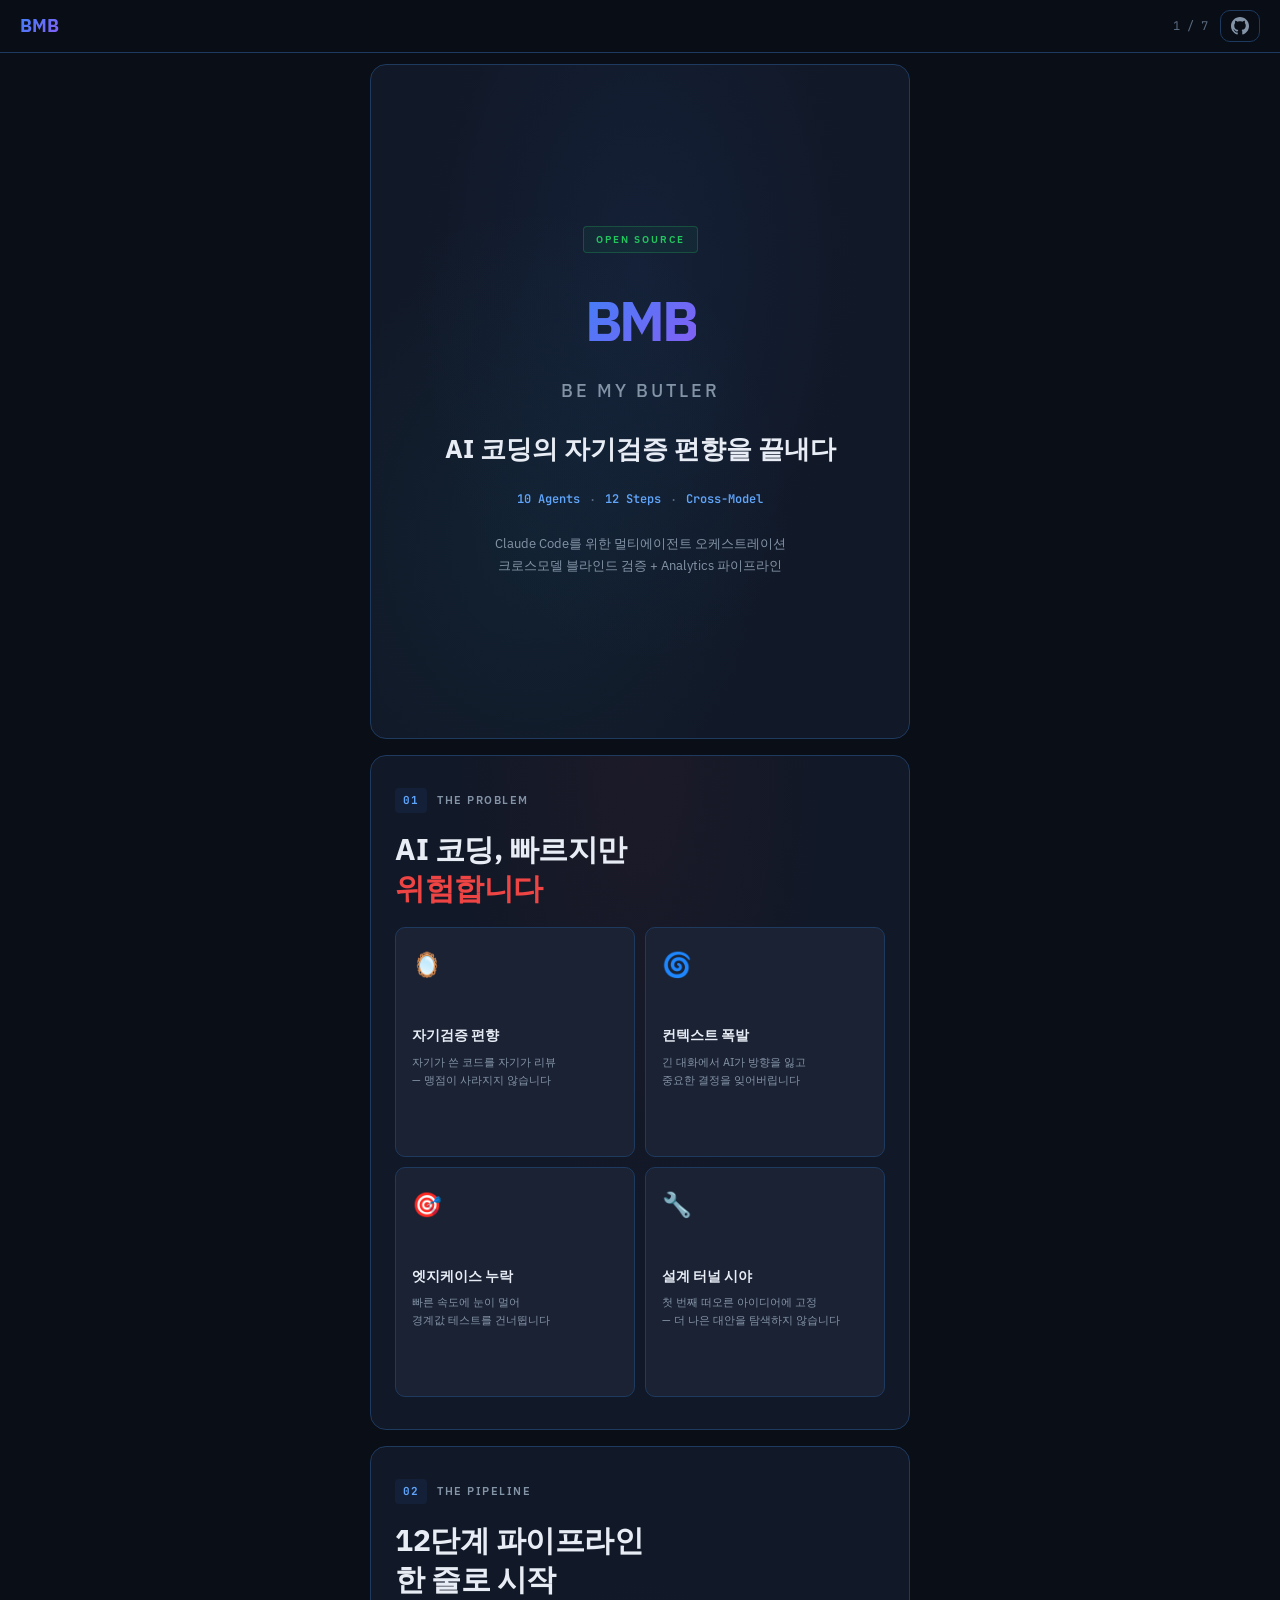
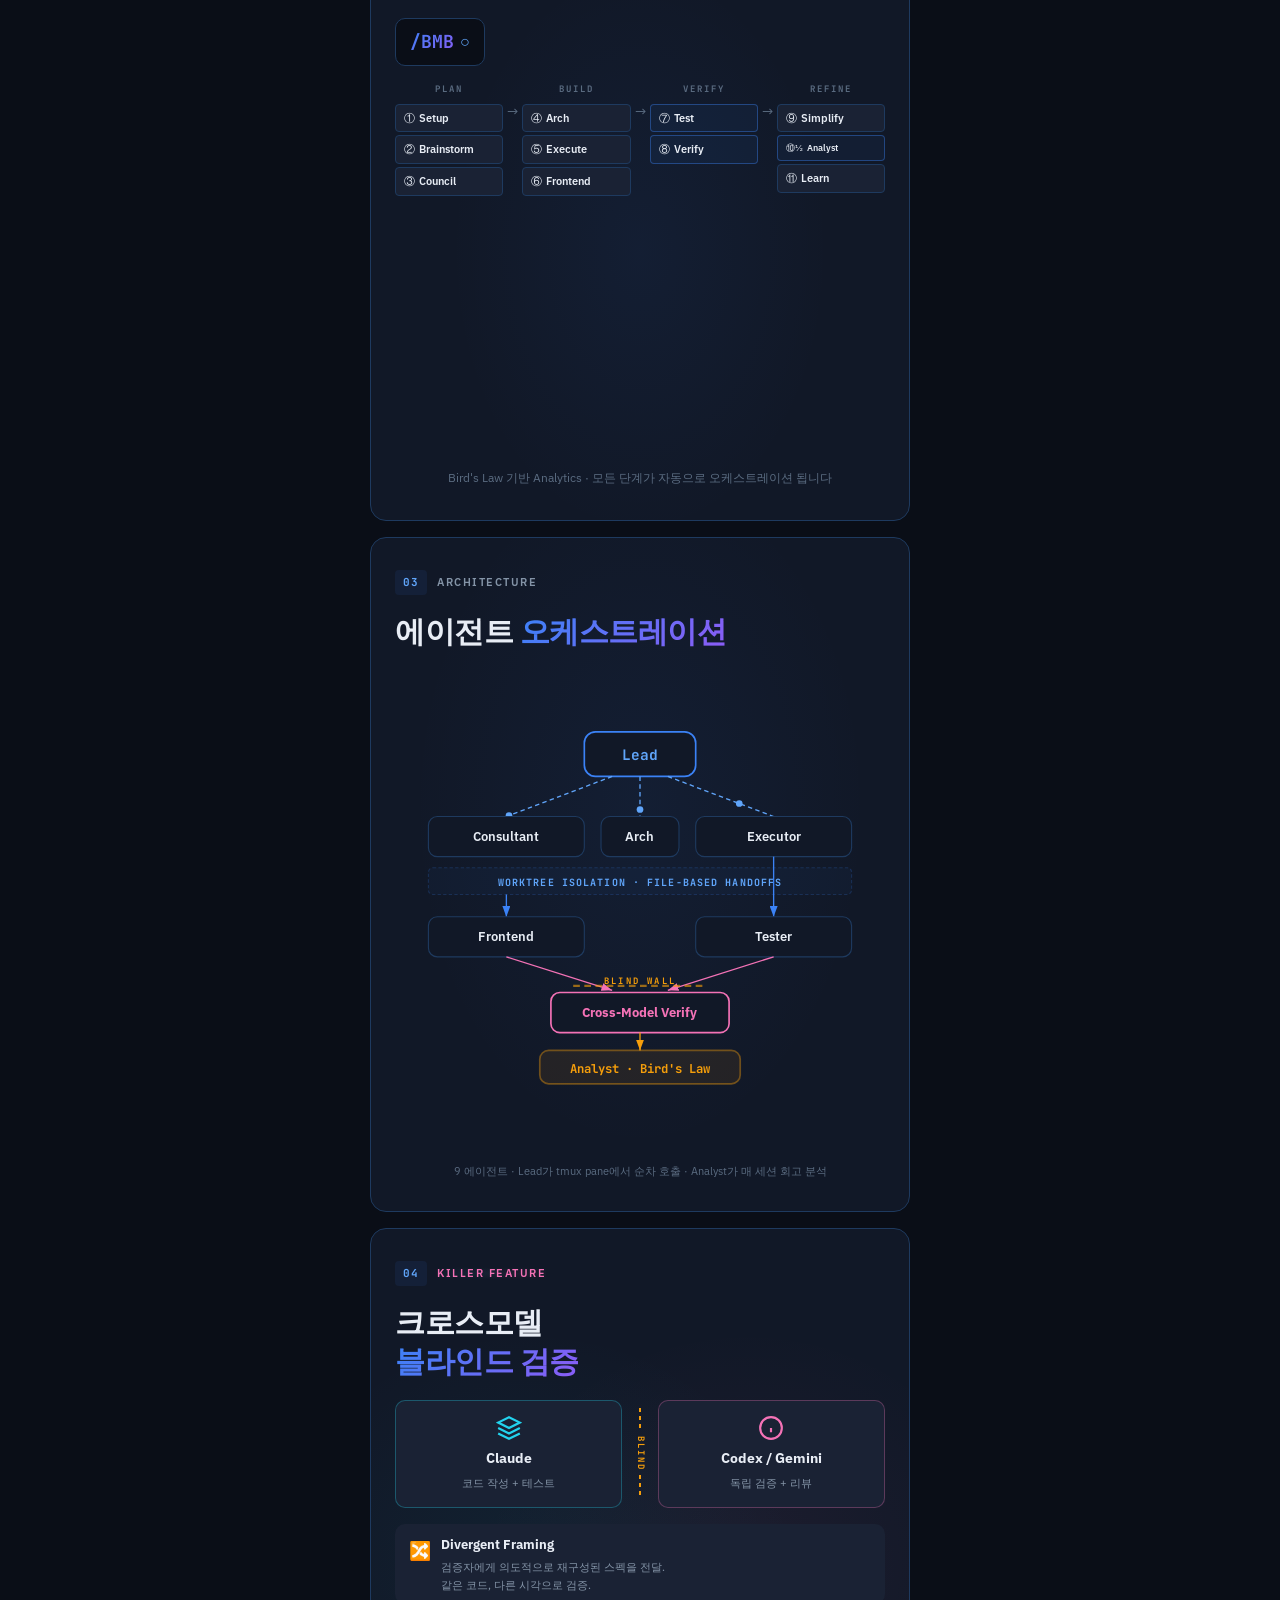
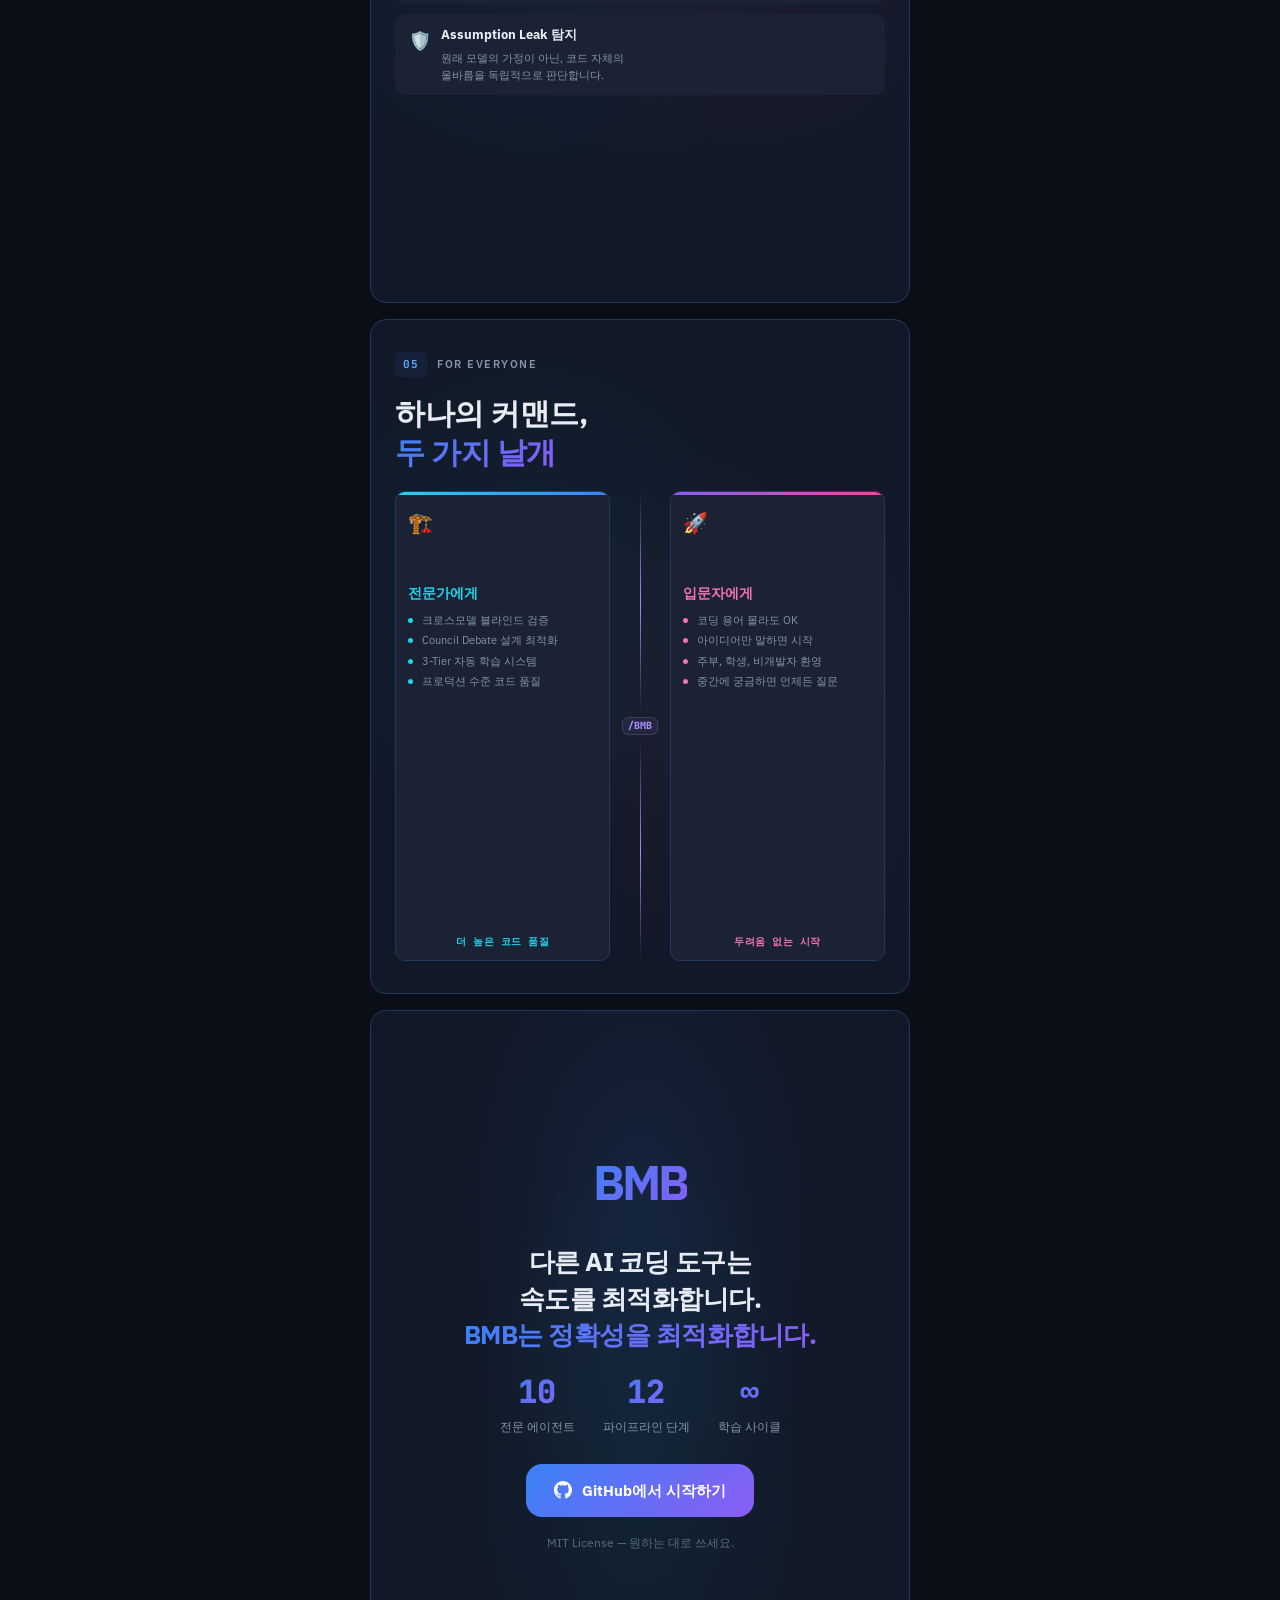
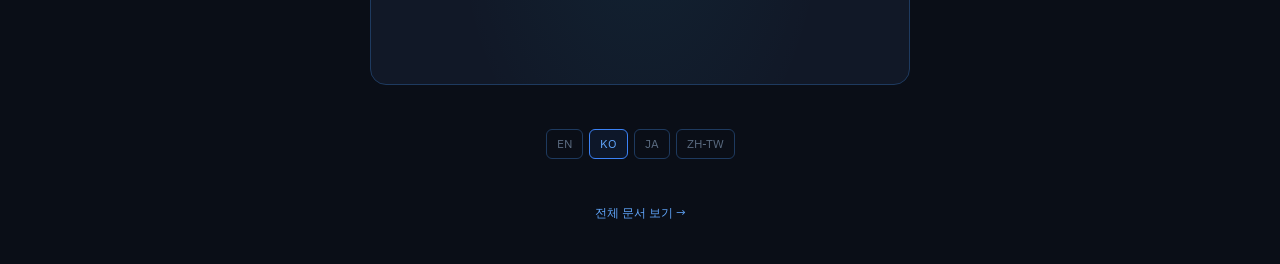
<file: docs/m.ko.html>
<!DOCTYPE html>
<html lang="ko">
<head>
<meta charset="UTF-8">
<meta name="viewport" content="width=device-width, initial-scale=1.0">
<title>BMB — Be My Butler | Mobile Summary</title>
<meta name="description" content="BMB: 10-agent, 12-step orchestration for Claude Code. Cross-model blind verification + analytics pipeline.">
<meta property="og:title" content="BMB — Be My Butler">
<meta property="og:description" content="AI 코딩 자기검증 편향을 끝내다. 9 에이전트, 12단계, 크로스모델 블라인드 검증.">
<meta property="og:type" content="website">
<link rel="canonical" href="https://project820.github.io/be-my-butler/m.ko.html">
<link rel="alternate" hreflang="en" href="https://project820.github.io/be-my-butler/m.html">
<link rel="alternate" hreflang="ko" href="https://project820.github.io/be-my-butler/m.ko.html">
<link rel="alternate" hreflang="ja" href="https://project820.github.io/be-my-butler/m.ja.html">
<link rel="alternate" hreflang="zh-Hant" href="https://project820.github.io/be-my-butler/m.zh-TW.html">
<link rel="alternate" hreflang="x-default" href="https://project820.github.io/be-my-butler/m.html">
<link rel="preconnect" href="https://fonts.googleapis.com">
<link href="https://fonts.googleapis.com/css2?family=IBM+Plex+Sans:wght@300;400;500;600;700;800&family=JetBrains+Mono:wght@400;500;600;700&display=swap" rel="stylesheet">
<link rel="stylesheet" href="bmb-shared.css">
</head>
<body class="mobile-landing" data-page-family="mobile">

<!-- Topbar -->
<header class="ml-topbar">
  <div class="ml-logo">BMB</div>
  <div class="ml-nav-actions">
    <span class="ml-counter"><span class="ml-counter-current">1</span> / 7</span>
    <a href="https://github.com/project820/be-my-butler" target="_blank" rel="noopener noreferrer" class="ml-gh-link" aria-label="GitHub">
      <svg width="18" height="18" viewBox="0 0 24 24" fill="currentColor"><path d="M12 0c-6.626 0-12 5.373-12 12 0 5.302 3.438 9.8 8.207 11.387.599.111.793-.261.793-.577v-2.234c-3.338.726-4.033-1.416-4.033-1.416-.546-1.387-1.333-1.756-1.333-1.756-1.089-.745.083-.729.083-.729 1.205.084 1.839 1.237 1.839 1.237 1.07 1.834 2.807 1.304 3.492.997.107-.775.418-1.305.762-1.604-2.665-.305-5.467-1.334-5.467-5.931 0-1.311.469-2.381 1.236-3.221-.124-.303-.535-1.524.117-3.176 0 0 1.008-.322 3.301 1.23.957-.266 1.983-.399 3.003-.404 1.02.005 2.047.138 3.006.404 2.291-1.552 3.297-1.23 3.297-1.23.653 1.653.242 2.874.118 3.176.77.84 1.235 1.911 1.235 3.221 0 4.609-2.807 5.624-5.479 5.921.43.372.823 1.102.823 2.222v3.293c0 .319.192.694.801.576 4.765-1.589 8.199-6.086 8.199-11.386 0-6.627-5.373-12-12-12z"/></svg>
    </a>
  </div>
</header>

<main class="ml-track">

  <!-- CARD 1: Cover -->
  <section class="ml-card ml-cover" data-card="1">
    <div class="ml-cover-badge">Open Source</div>
    <div class="ml-cover-logo">BMB</div>
    <div class="ml-cover-subtitle">Be My Butler</div>
    <p class="ml-cover-headline">AI 코딩의 자기검증 편향을 끝내다</p>
    <div class="ml-cover-tags">
      <span class="ml-tag">10 Agents</span>
      <span class="ml-tag-sep">&middot;</span>
      <span class="ml-tag">12 Steps</span>
      <span class="ml-tag-sep">&middot;</span>
      <span class="ml-tag">Cross-Model</span>
    </div>
    <p class="ml-cover-desc">Claude Code를 위한 멀티에이전트 오케스트레이션<br>크로스모델 블라인드 검증 + Analytics 파이프라인</p>
  </section>

  <!-- CARD 2: Problem -->
  <section class="ml-card ml-problem" data-card="2">
    <div class="ml-card-header">
      <span class="ml-card-num">01</span>
      <span class="ml-card-label">The Problem</span>
    </div>
    <h2 class="ml-card-title">AI 코딩, 빠르지만<br><span class="ml-highlight-red">위험합니다</span></h2>
    <div class="ml-problem-grid">
      <div class="ml-problem-item">
        <div class="ml-problem-icon">&#x1FA9E;</div>
        <h3>자기검증 편향</h3>
        <p>자기가 쓴 코드를 자기가 리뷰<br>&mdash; 맹점이 사라지지 않습니다</p>
      </div>
      <div class="ml-problem-item">
        <div class="ml-problem-icon">&#x1F300;</div>
        <h3>컨텍스트 폭발</h3>
        <p>긴 대화에서 AI가 방향을 잃고<br>중요한 결정을 잊어버립니다</p>
      </div>
      <div class="ml-problem-item">
        <div class="ml-problem-icon">&#x1F3AF;</div>
        <h3>엣지케이스 누락</h3>
        <p>빠른 속도에 눈이 멀어<br>경계값 테스트를 건너뜁니다</p>
      </div>
      <div class="ml-problem-item">
        <div class="ml-problem-icon">&#x1F527;</div>
        <h3>설계 터널 시야</h3>
        <p>첫 번째 떠오른 아이디어에 고정<br>&mdash; 더 나은 대안을 탐색하지 않습니다</p>
      </div>
    </div>
  </section>

  <!-- CARD 3: Pipeline -->
  <section class="ml-card ml-pipeline" data-card="3">
    <div class="ml-card-header">
      <span class="ml-card-num">02</span>
      <span class="ml-card-label">The Pipeline</span>
    </div>
    <h2 class="ml-card-title">12단계 파이프라인<br>한 줄로 시작</h2>
    <div class="ml-pipe-cmd">
      <code>/BMB</code>
      <span class="ml-pipe-cursor">&#x25CB;</span>
    </div>
    <div class="ml-pipe-flow">
      <div class="ml-pipe-phase">
        <div class="ml-phase-label">PLAN</div>
        <div class="ml-phase-steps">
          <div class="ml-step"><span class="ml-step-num">&#x2460;</span><span class="ml-step-name">Setup</span></div>
          <div class="ml-step"><span class="ml-step-num">&#x2461;</span><span class="ml-step-name">Brainstorm</span></div>
          <div class="ml-step"><span class="ml-step-num">&#x2462;</span><span class="ml-step-name">Council</span></div>
        </div>
      </div>
      <div class="ml-flow-arrow">&rarr;</div>
      <div class="ml-pipe-phase">
        <div class="ml-phase-label">BUILD</div>
        <div class="ml-phase-steps">
          <div class="ml-step"><span class="ml-step-num">&#x2463;</span><span class="ml-step-name">Arch</span></div>
          <div class="ml-step"><span class="ml-step-num">&#x2464;</span><span class="ml-step-name">Execute</span></div>
          <div class="ml-step"><span class="ml-step-num">&#x2465;</span><span class="ml-step-name">Frontend</span></div>
        </div>
      </div>
      <div class="ml-flow-arrow">&rarr;</div>
      <div class="ml-pipe-phase">
        <div class="ml-phase-label">VERIFY</div>
        <div class="ml-phase-steps">
          <div class="ml-step ml-step-hl"><span class="ml-step-num">&#x2466;</span><span class="ml-step-name">Test</span></div>
          <div class="ml-step ml-step-hl"><span class="ml-step-num">&#x2467;</span><span class="ml-step-name">Verify</span></div>
        </div>
      </div>
      <div class="ml-flow-arrow">&rarr;</div>
      <div class="ml-pipe-phase">
        <div class="ml-phase-label">REFINE</div>
        <div class="ml-phase-steps">
          <div class="ml-step"><span class="ml-step-num">&#x2468;</span><span class="ml-step-name">Simplify</span></div>
          <div class="ml-step ml-step-hl"><span class="ml-step-num ml-step-half">&#x2469;&frac12;</span><span class="ml-step-name ml-step-half">Analyst</span></div>
          <div class="ml-step"><span class="ml-step-num">&#x246A;</span><span class="ml-step-name">Learn</span></div>
        </div>
      </div>
    </div>
    <p class="ml-pipe-note">Bird's Law 기반 Analytics &middot; 모든 단계가 자동으로 오케스트레이션 됩니다</p>
  </section>

  <!-- CARD 4: Architecture (Simplified SVG) -->
  <section class="ml-card ml-arch" data-card="4">
    <div class="ml-card-header">
      <span class="ml-card-num">03</span>
      <span class="ml-card-label">Architecture</span>
    </div>
    <h2 class="ml-card-title">에이전트 <span class="ml-highlight-gradient">오케스트레이션</span></h2>
    <div class="ml-arch-diagram">
      <svg viewBox="0 0 440 340" fill="none" xmlns="http://www.w3.org/2000/svg" class="ml-arch-svg" role="img" aria-label="BMB 에이전트 오케스트레이션 흐름도">
        <!-- Lead (top) -->
        <rect x="170" y="8" width="100" height="40" rx="10" fill="#111827" stroke="#3b82f6" stroke-width="1.5"/>
        <text x="220" y="33" text-anchor="middle" fill="#60a5fa" font-family="'JetBrains Mono',monospace" font-size="13" font-weight="700">Lead</text>

        <!-- Handoff arrows from Lead -->
        <path d="M195 48 L100 84" stroke="#60a5fa" stroke-width="1.2" stroke-dasharray="4 3"/>
        <circle r="3" fill="#60a5fa"><animateMotion dur="2s" repeatCount="indefinite" path="M195 48 L100 84"/></circle>
        <path d="M220 48 L220 84" stroke="#60a5fa" stroke-width="1.2" stroke-dasharray="4 3"/>
        <circle r="3" fill="#60a5fa"><animateMotion dur="2s" repeatCount="indefinite" path="M220 48 L220 84" begin="0.3s"/></circle>
        <path d="M245 48 L340 84" stroke="#60a5fa" stroke-width="1.2" stroke-dasharray="4 3"/>
        <circle r="3" fill="#60a5fa"><animateMotion dur="2s" repeatCount="indefinite" path="M245 48 L340 84" begin="0.6s"/></circle>

        <!-- Row 2: Plan agents -->
        <rect x="30" y="84" width="140" height="36" rx="8" fill="#111827" stroke="#1e3a5f" stroke-width="1"/>
        <text x="100" y="106" text-anchor="middle" fill="#e8edf5" font-family="'IBM Plex Sans',sans-serif" font-size="12" font-weight="600">Consultant</text>

        <rect x="185" y="84" width="70" height="36" rx="8" fill="#111827" stroke="#1e3a5f" stroke-width="1"/>
        <text x="220" y="106" text-anchor="middle" fill="#e8edf5" font-family="'IBM Plex Sans',sans-serif" font-size="12" font-weight="600">Arch</text>

        <rect x="270" y="84" width="140" height="36" rx="8" fill="#111827" stroke="#1e3a5f" stroke-width="1"/>
        <text x="340" y="106" text-anchor="middle" fill="#e8edf5" font-family="'IBM Plex Sans',sans-serif" font-size="12" font-weight="600">Executor</text>

        <!-- Worktree isolation bracket -->
        <rect x="30" y="130" width="380" height="24" rx="4" fill="rgba(59,130,246,0.04)" stroke="rgba(59,130,246,0.2)" stroke-width="1" stroke-dasharray="3 2"/>
        <text x="220" y="146" text-anchor="middle" fill="#60a5fa" font-family="'JetBrains Mono',monospace" font-size="9" font-weight="700" letter-spacing="1">WORKTREE ISOLATION &middot; FILE-BASED HANDOFFS</text>

        <!-- Flow down arrows -->
        <path d="M100 154 L100 174" stroke="#3b82f6" stroke-width="1.2" marker-end="url(#mlArrowBlue)"/>
        <path d="M340 120 L340 174" stroke="#3b82f6" stroke-width="1.2" marker-end="url(#mlArrowBlue)"/>

        <!-- Build row -->
        <rect x="30" y="174" width="140" height="36" rx="8" fill="#111827" stroke="#1e3a5f" stroke-width="1"/>
        <text x="100" y="196" text-anchor="middle" fill="#e8edf5" font-family="'IBM Plex Sans',sans-serif" font-size="12" font-weight="600">Frontend</text>

        <rect x="270" y="174" width="140" height="36" rx="8" fill="#111827" stroke="#1e3a5f" stroke-width="1"/>
        <text x="340" y="196" text-anchor="middle" fill="#e8edf5" font-family="'IBM Plex Sans',sans-serif" font-size="12" font-weight="600">Tester</text>

        <!-- Merge arrows to Verify -->
        <path d="M100 210 L195 240" stroke="#f472b6" stroke-width="1.2" marker-end="url(#mlArrowPink)"/>
        <path d="M340 210 L245 240" stroke="#f472b6" stroke-width="1.2" marker-end="url(#mlArrowPink)"/>

        <!-- BLIND separation wall -->
        <line x1="160" y1="236" x2="280" y2="236" stroke="#f59e0b" stroke-width="2" stroke-dasharray="6 4" opacity="0.6"/>
        <text x="220" y="234" text-anchor="middle" fill="#f59e0b" font-family="'JetBrains Mono',monospace" font-size="8" font-weight="700" letter-spacing="2">BLIND WALL</text>

        <!-- Cross-Model Verify -->
        <rect x="140" y="242" width="160" height="36" rx="8" fill="#111827" stroke="#f472b6" stroke-width="1.5"/>
        <text x="220" y="264" text-anchor="middle" fill="#f472b6" font-family="'IBM Plex Sans',sans-serif" font-size="12" font-weight="700">Cross-Model Verify</text>

        <!-- Analyst -->
        <path d="M220 278 L220 294" stroke="#f59e0b" stroke-width="1.2" marker-end="url(#mlArrowAmber)"/>
        <rect x="130" y="294" width="180" height="30" rx="8" fill="rgba(245,158,11,0.08)" stroke="rgba(245,158,11,0.4)" stroke-width="1.5"/>
        <text x="220" y="314" text-anchor="middle" fill="#f59e0b" font-family="'JetBrains Mono',monospace" font-size="11" font-weight="700">Analyst &middot; Bird's Law</text>

        <!-- Arrow markers -->
        <defs>
          <marker id="mlArrowBlue" markerWidth="8" markerHeight="6" refX="8" refY="3" orient="auto"><path d="M0 0 L8 3 L0 6" fill="#3b82f6"/></marker>
          <marker id="mlArrowPink" markerWidth="8" markerHeight="6" refX="8" refY="3" orient="auto"><path d="M0 0 L8 3 L0 6" fill="#f472b6"/></marker>
          <marker id="mlArrowAmber" markerWidth="8" markerHeight="6" refX="8" refY="3" orient="auto"><path d="M0 0 L8 3 L0 6" fill="#f59e0b"/></marker>
        </defs>
      </svg>
    </div>
    <p class="ml-arch-caption">9 에이전트 &middot; Lead가 tmux pane에서 순차 호출 &middot; Analyst가 매 세션 회고 분석</p>
  </section>

  <!-- CARD 5: Killer Feature -->
  <section class="ml-card ml-killer" data-card="5">
    <div class="ml-card-header">
      <span class="ml-card-num">04</span>
      <span class="ml-card-label ml-killer">Killer Feature</span>
    </div>
    <h2 class="ml-card-title">크로스모델<br><span class="ml-highlight-gradient">블라인드 검증</span></h2>
    <div class="ml-killer-diagram">
      <div class="ml-model-box ml-model-a">
        <div class="ml-model-icon">
          <svg viewBox="0 0 24 24" width="26" height="26" fill="none" stroke="currentColor" stroke-width="2"><path d="M12 2L2 7l10 5 10-5-10-5zM2 17l10 5 10-5M2 12l10 5 10-5"/></svg>
        </div>
        <div class="ml-model-name">Claude</div>
        <div class="ml-model-task">코드 작성 + 테스트</div>
      </div>
      <div class="ml-blind-wall">
        <div class="ml-wall-line"></div>
        <span class="ml-wall-text">BLIND</span>
        <div class="ml-wall-line"></div>
      </div>
      <div class="ml-model-box ml-model-b">
        <div class="ml-model-icon">
          <svg viewBox="0 0 24 24" width="26" height="26" fill="none" stroke="currentColor" stroke-width="2"><circle cx="12" cy="12" r="10"/><path d="M12 16v-4M12 8h.01"/></svg>
        </div>
        <div class="ml-model-name">Codex / Gemini</div>
        <div class="ml-model-task">독립 검증 + 리뷰</div>
      </div>
    </div>
    <div class="ml-killer-explain">
      <div class="ml-explain-item">
        <span class="ml-explain-icon">&#x1F500;</span>
        <div>
          <strong>Divergent Framing</strong>
          <p>검증자에게 의도적으로 재구성된 스펙을 전달.<br>같은 코드, 다른 시각으로 검증.</p>
        </div>
      </div>
      <div class="ml-explain-item">
        <span class="ml-explain-icon">&#x1F6E1;&#xFE0F;</span>
        <div>
          <strong>Assumption Leak 탐지</strong>
          <p>원래 모델의 가정이 아닌, 코드 자체의<br>올바름을 독립적으로 판단합니다.</p>
        </div>
      </div>
    </div>
  </section>

  <!-- CARD 6: For Everyone -->
  <section class="ml-card ml-dual" data-card="6">
    <div class="ml-card-header">
      <span class="ml-card-num">05</span>
      <span class="ml-card-label">For Everyone</span>
    </div>
    <h2 class="ml-card-title">하나의 커맨드,<br><span class="ml-highlight-gradient">두 가지 날개</span></h2>
    <div class="ml-dual-split">
      <div class="ml-dual-panel ml-panel-expert">
        <div class="ml-panel-icon">&#x1F3D7;&#xFE0F;</div>
        <h3>전문가에게</h3>
        <ul>
          <li>크로스모델 블라인드 검증</li>
          <li>Council Debate 설계 최적화</li>
          <li>3-Tier 자동 학습 시스템</li>
          <li>프로덕션 수준 코드 품질</li>
        </ul>
        <div class="ml-panel-tag">더 높은 코드 품질</div>
      </div>
      <div class="ml-dual-divider">
        <div class="ml-divider-line"></div>
        <span class="ml-divider-cmd">/BMB</span>
        <div class="ml-divider-line"></div>
      </div>
      <div class="ml-dual-panel ml-panel-beginner">
        <div class="ml-panel-icon">&#x1F680;</div>
        <h3>입문자에게</h3>
        <ul>
          <li>코딩 용어 몰라도 OK</li>
          <li>아이디어만 말하면 시작</li>
          <li>주부, 학생, 비개발자 환영</li>
          <li>중간에 궁금하면 언제든 질문</li>
        </ul>
        <div class="ml-panel-tag">두려움 없는 시작</div>
      </div>
    </div>
  </section>

  <!-- CARD 7: CTA -->
  <section class="ml-card ml-cta" data-card="7">
    <div class="ml-cta-logo">BMB</div>
    <h2 class="ml-cta-headline">다른 AI 코딩 도구는<br>속도를 최적화합니다.<br><span class="ml-highlight-gradient">BMB는 정확성을 최적화합니다.</span></h2>
    <div class="ml-cta-stats">
      <div class="ml-stat"><span class="ml-stat-value">10</span><span class="ml-stat-label">전문 에이전트</span></div>
      <div class="ml-stat"><span class="ml-stat-value">12</span><span class="ml-stat-label">파이프라인 단계</span></div>
      <div class="ml-stat"><span class="ml-stat-value">&infin;</span><span class="ml-stat-label">학습 사이클</span></div>
    </div>
    <a href="https://github.com/project820/be-my-butler" target="_blank" rel="noopener noreferrer" class="ml-cta-button">
      <svg width="18" height="18" viewBox="0 0 24 24" fill="currentColor"><path d="M12 0c-6.626 0-12 5.373-12 12 0 5.302 3.438 9.8 8.207 11.387.599.111.793-.261.793-.577v-2.234c-3.338.726-4.033-1.416-4.033-1.416-.546-1.387-1.333-1.756-1.333-1.756-1.089-.745.083-.729.083-.729 1.205.084 1.839 1.237 1.839 1.237 1.07 1.834 2.807 1.304 3.492.997.107-.775.418-1.305.762-1.604-2.665-.305-5.467-1.334-5.467-5.931 0-1.311.469-2.381 1.236-3.221-.124-.303-.535-1.524.117-3.176 0 0 1.008-.322 3.301 1.23.957-.266 1.983-.399 3.003-.404 1.02.005 2.047.138 3.006.404 2.291-1.552 3.297-1.23 3.297-1.23.653 1.653.242 2.874.118 3.176.77.84 1.235 1.911 1.235 3.221 0 4.609-2.807 5.624-5.479 5.921.43.372.823 1.102.823 2.222v3.293c0 .319.192.694.801.576 4.765-1.589 8.199-6.086 8.199-11.386 0-6.627-5.373-12-12-12z"/></svg>
      GitHub에서 시작하기
    </a>
    <p class="ml-cta-license">MIT License &mdash; 원하는 대로 쓰세요.</p>
  </section>

</main>

<!-- Language Bar -->
<nav class="ml-lang-bar" aria-label="Language">
  <a href="m.html">EN</a>
  <a href="m.ko.html" class="active">KO</a>
  <a href="m.ja.html">JA</a>
  <a href="m.zh-TW.html">ZH-TW</a>
</nav>

<footer class="ml-footer">
  <a href="index.ko.html">전체 문서 보기 &rarr;</a>
</footer>

<script src="bmb-shared.js"></script>
</body>
</html>
</file>
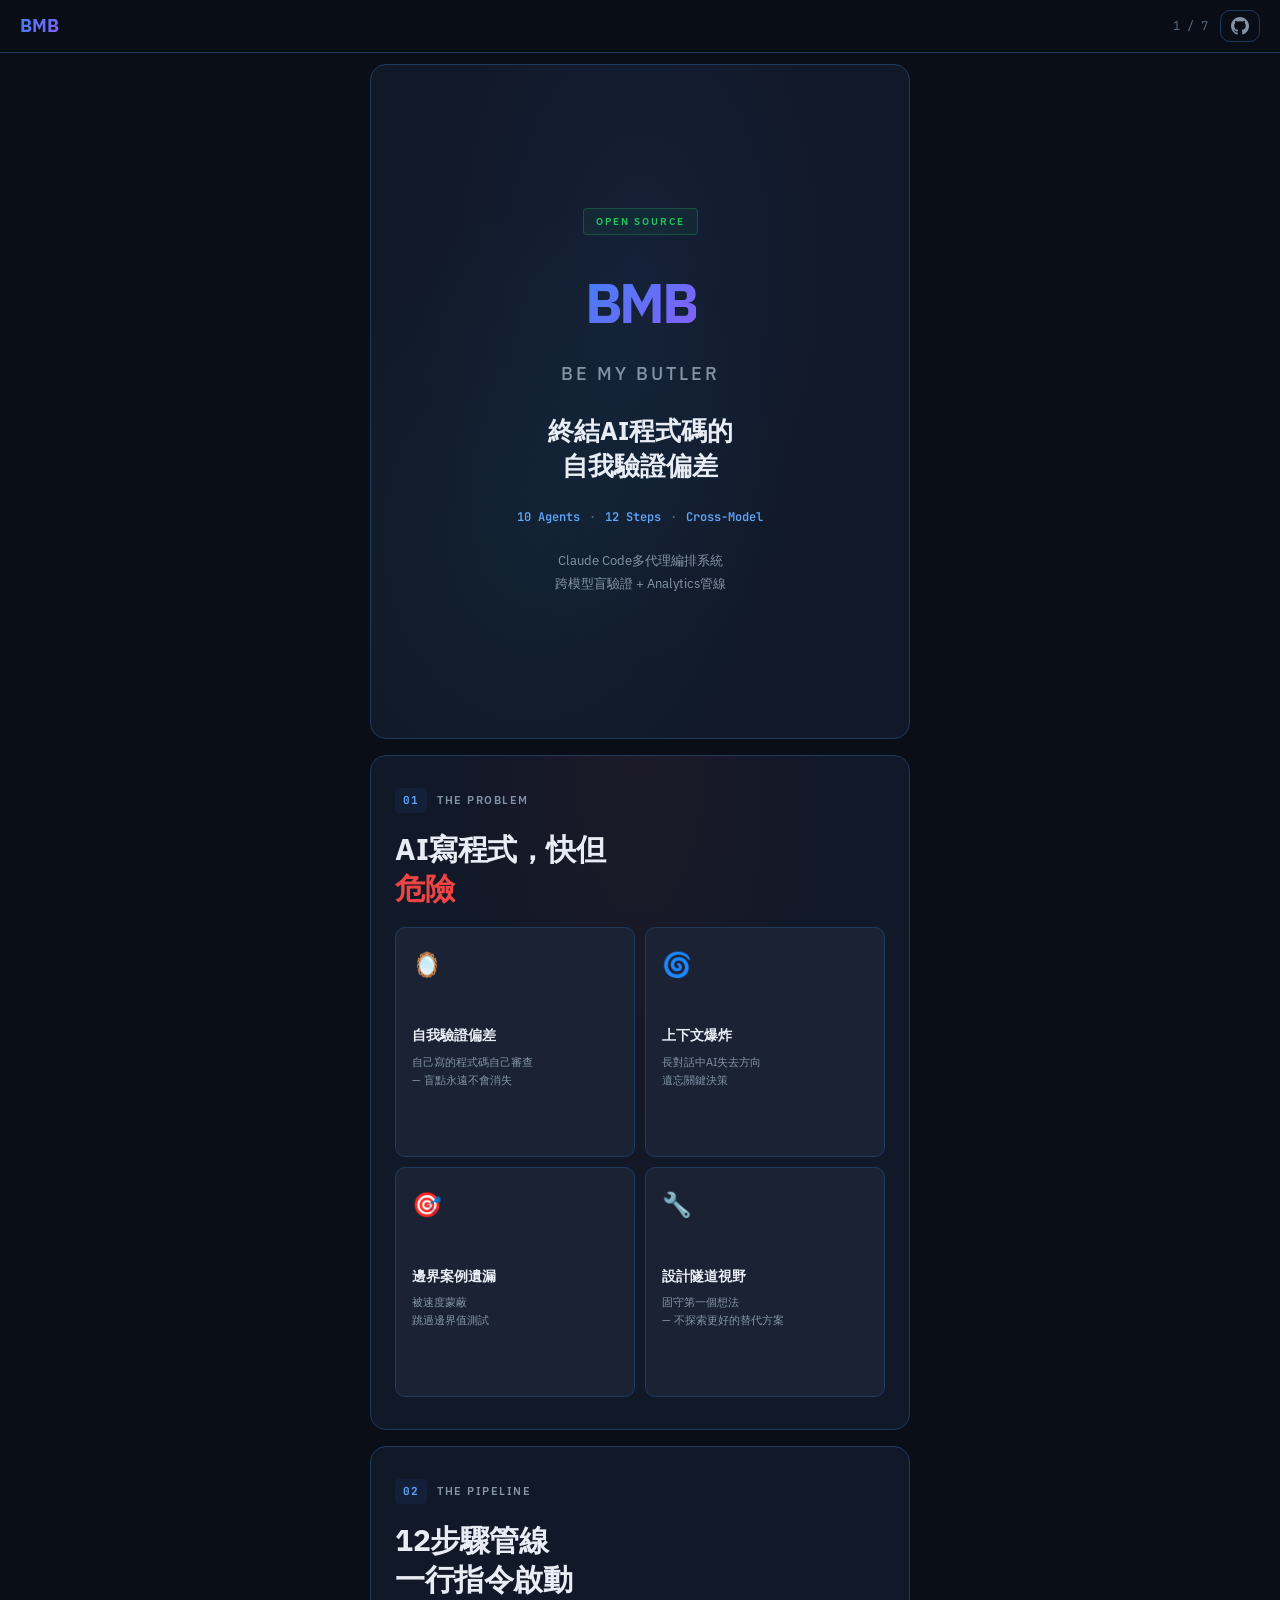
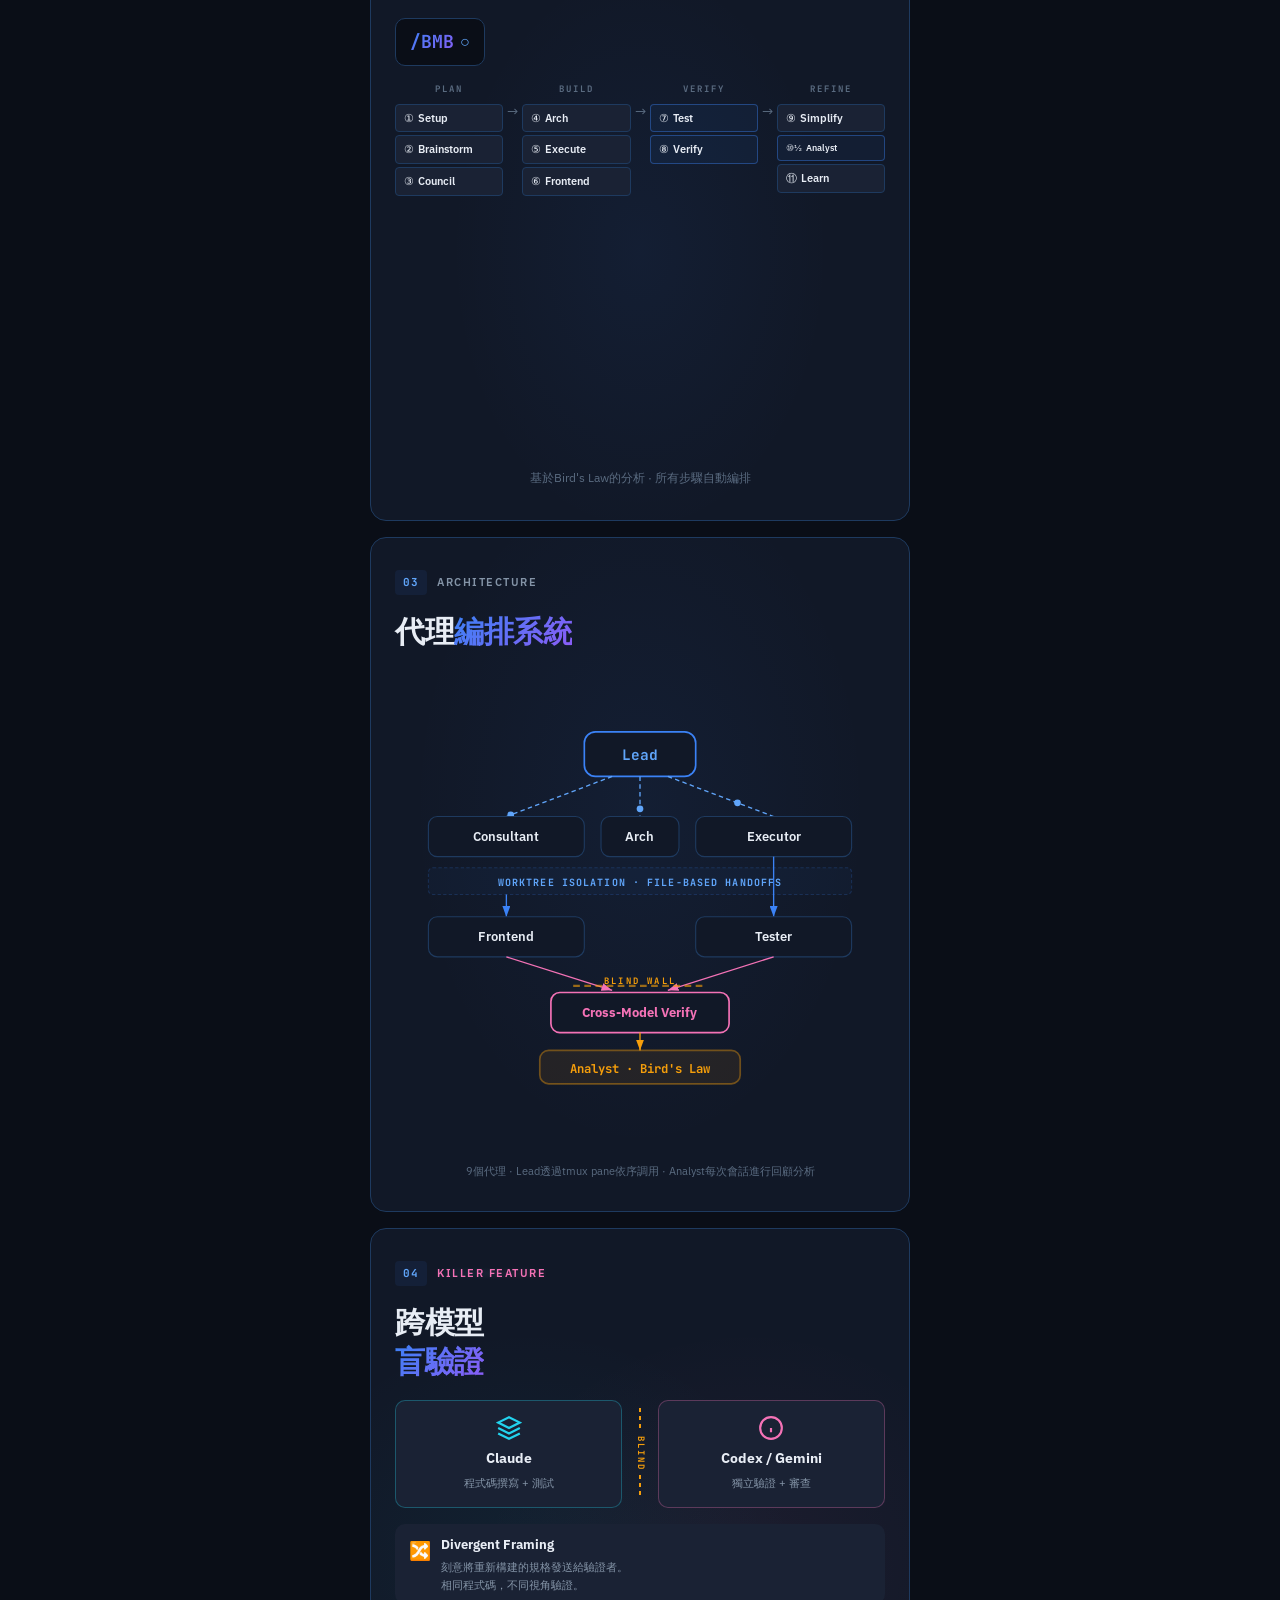
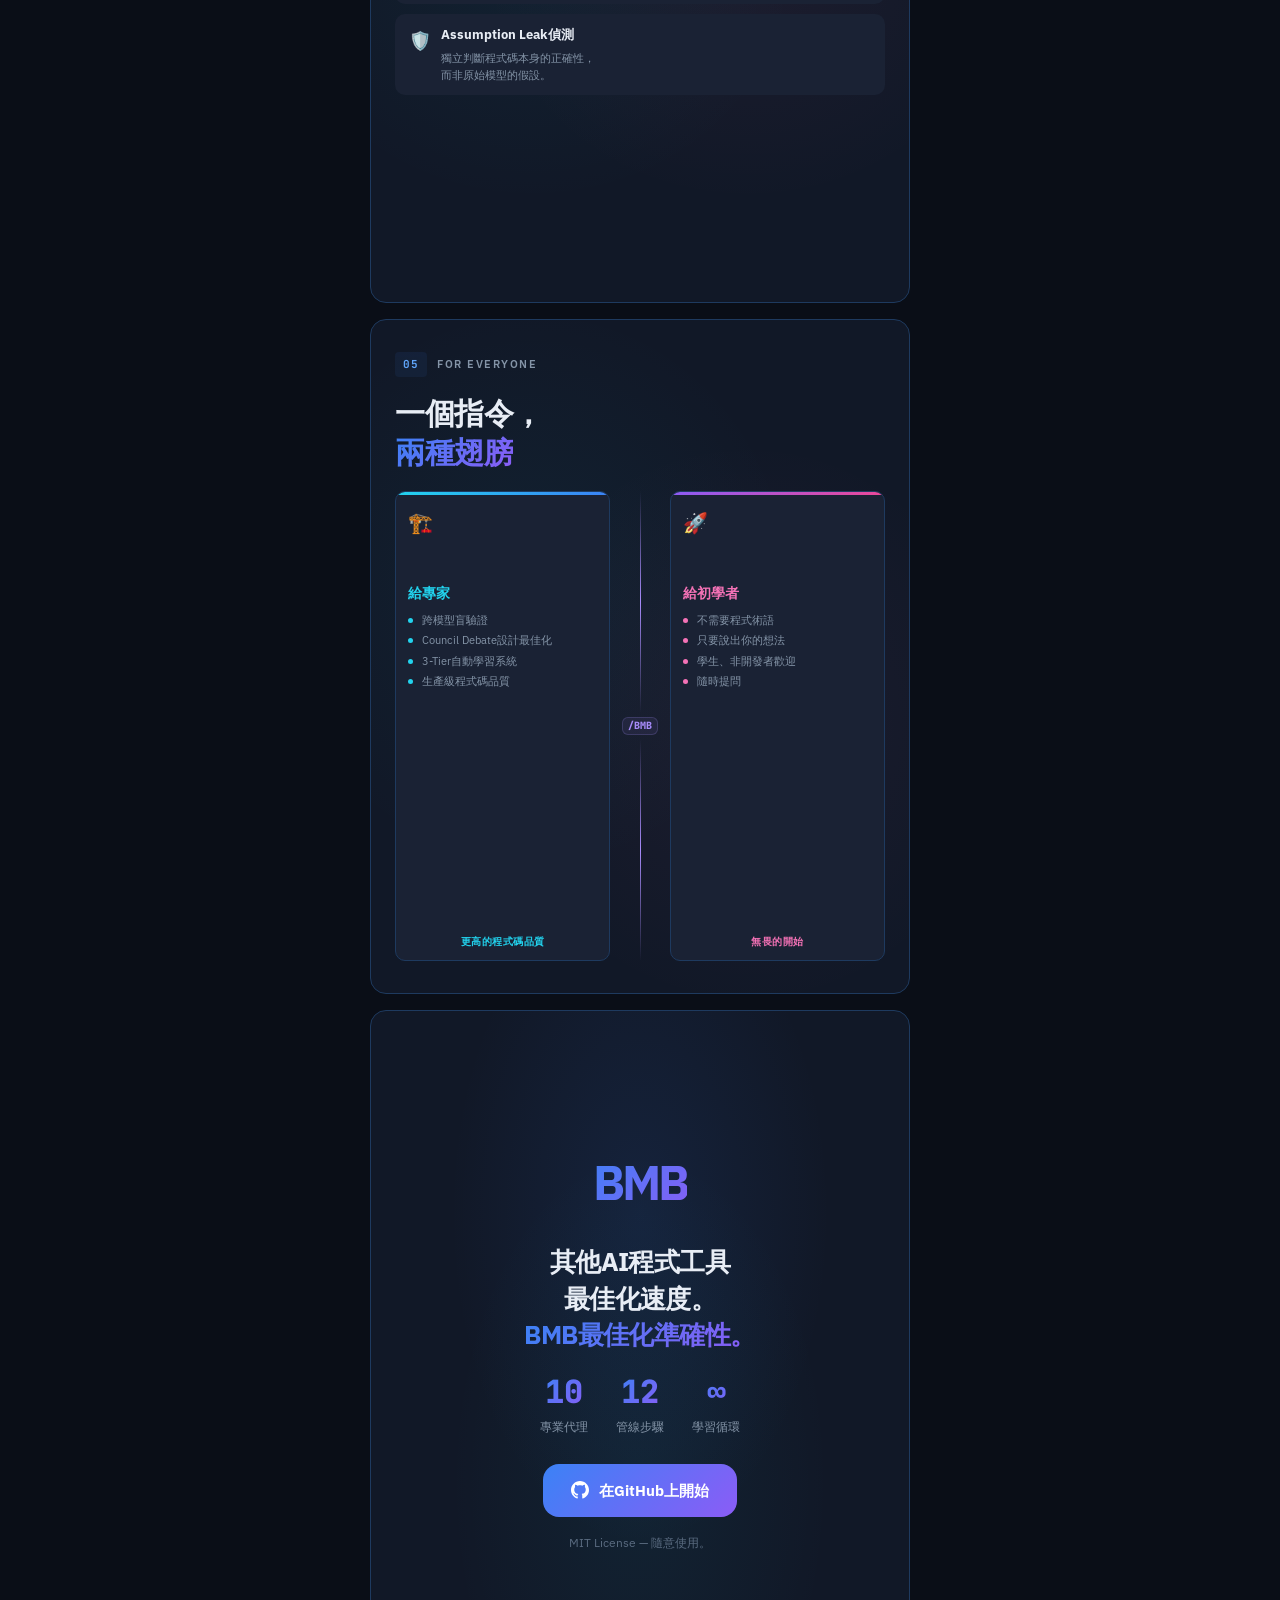
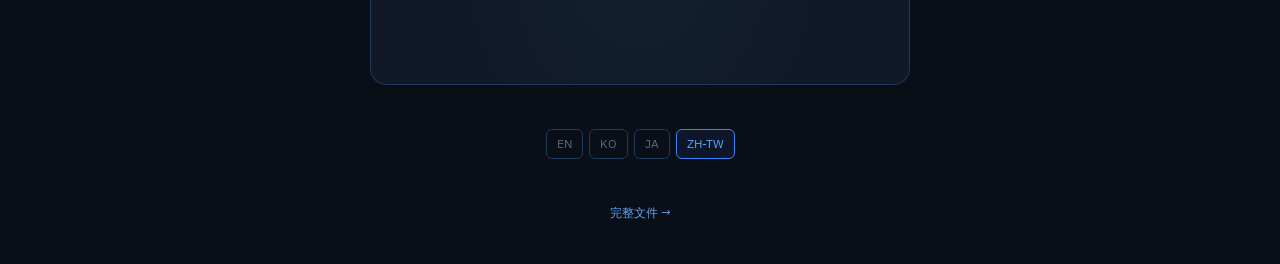
<file: docs/m.zh-TW.html>
<!DOCTYPE html>
<html lang="zh-Hant">
<head>
<meta charset="UTF-8">
<meta name="viewport" content="width=device-width, initial-scale=1.0">
<title>BMB — Be My Butler | Mobile Summary</title>
<meta name="description" content="BMB: Claude Code的10代理、12步驟編排。跨模型盲驗證 + 分析管線。">
<meta property="og:title" content="BMB — Be My Butler">
<meta property="og:description" content="終結AI程式碼自我驗證偏差。10個代理、12步驟、跨模型盲驗證。">
<meta property="og:type" content="website">
<link rel="canonical" href="https://project820.github.io/be-my-butler/m.zh-TW.html">
<link rel="alternate" hreflang="en" href="https://project820.github.io/be-my-butler/m.html">
<link rel="alternate" hreflang="ko" href="https://project820.github.io/be-my-butler/m.ko.html">
<link rel="alternate" hreflang="ja" href="https://project820.github.io/be-my-butler/m.ja.html">
<link rel="alternate" hreflang="zh-Hant" href="https://project820.github.io/be-my-butler/m.zh-TW.html">
<link rel="alternate" hreflang="x-default" href="https://project820.github.io/be-my-butler/m.html">
<link rel="preconnect" href="https://fonts.googleapis.com">
<link href="https://fonts.googleapis.com/css2?family=IBM+Plex+Sans:wght@300;400;500;600;700;800&family=JetBrains+Mono:wght@400;500;600;700&display=swap" rel="stylesheet">
<link rel="stylesheet" href="bmb-shared.css">
</head>
<body class="mobile-landing" data-page-family="mobile">

<!-- Topbar -->
<header class="ml-topbar">
  <div class="ml-logo">BMB</div>
  <div class="ml-nav-actions">
    <span class="ml-counter"><span class="ml-counter-current">1</span> / 7</span>
    <a href="https://github.com/project820/be-my-butler" target="_blank" rel="noopener noreferrer" class="ml-gh-link" aria-label="GitHub">
      <svg width="18" height="18" viewBox="0 0 24 24" fill="currentColor"><path d="M12 0c-6.626 0-12 5.373-12 12 0 5.302 3.438 9.8 8.207 11.387.599.111.793-.261.793-.577v-2.234c-3.338.726-4.033-1.416-4.033-1.416-.546-1.387-1.333-1.756-1.333-1.756-1.089-.745.083-.729.083-.729 1.205.084 1.839 1.237 1.839 1.237 1.07 1.834 2.807 1.304 3.492.997.107-.775.418-1.305.762-1.604-2.665-.305-5.467-1.334-5.467-5.931 0-1.311.469-2.381 1.236-3.221-.124-.303-.535-1.524.117-3.176 0 0 1.008-.322 3.301 1.23.957-.266 1.983-.399 3.003-.404 1.02.005 2.047.138 3.006.404 2.291-1.552 3.297-1.23 3.297-1.23.653 1.653.242 2.874.118 3.176.77.84 1.235 1.911 1.235 3.221 0 4.609-2.807 5.624-5.479 5.921.43.372.823 1.102.823 2.222v3.293c0 .319.192.694.801.576 4.765-1.589 8.199-6.086 8.199-11.386 0-6.627-5.373-12-12-12z"/></svg>
    </a>
  </div>
</header>

<main class="ml-track">

  <!-- CARD 1: Cover -->
  <section class="ml-card ml-cover" data-card="1">
    <div class="ml-cover-badge">Open Source</div>
    <div class="ml-cover-logo">BMB</div>
    <div class="ml-cover-subtitle">Be My Butler</div>
    <p class="ml-cover-headline">終結AI程式碼的<br>自我驗證偏差</p>
    <div class="ml-cover-tags">
      <span class="ml-tag">10 Agents</span>
      <span class="ml-tag-sep">&middot;</span>
      <span class="ml-tag">12 Steps</span>
      <span class="ml-tag-sep">&middot;</span>
      <span class="ml-tag">Cross-Model</span>
    </div>
    <p class="ml-cover-desc">Claude Code多代理編排系統<br>跨模型盲驗證 + Analytics管線</p>
  </section>

  <!-- CARD 2: Problem -->
  <section class="ml-card ml-problem" data-card="2">
    <div class="ml-card-header">
      <span class="ml-card-num">01</span>
      <span class="ml-card-label">The Problem</span>
    </div>
    <h2 class="ml-card-title">AI寫程式，快但<br><span class="ml-highlight-red">危險</span></h2>
    <div class="ml-problem-grid">
      <div class="ml-problem-item">
        <div class="ml-problem-icon">&#x1FA9E;</div>
        <h3>自我驗證偏差</h3>
        <p>自己寫的程式碼自己審查<br>&mdash; 盲點永遠不會消失</p>
      </div>
      <div class="ml-problem-item">
        <div class="ml-problem-icon">&#x1F300;</div>
        <h3>上下文爆炸</h3>
        <p>長對話中AI失去方向<br>遺忘關鍵決策</p>
      </div>
      <div class="ml-problem-item">
        <div class="ml-problem-icon">&#x1F3AF;</div>
        <h3>邊界案例遺漏</h3>
        <p>被速度蒙蔽<br>跳過邊界值測試</p>
      </div>
      <div class="ml-problem-item">
        <div class="ml-problem-icon">&#x1F527;</div>
        <h3>設計隧道視野</h3>
        <p>固守第一個想法<br>&mdash; 不探索更好的替代方案</p>
      </div>
    </div>
  </section>

  <!-- CARD 3: Pipeline -->
  <section class="ml-card ml-pipeline" data-card="3">
    <div class="ml-card-header">
      <span class="ml-card-num">02</span>
      <span class="ml-card-label">The Pipeline</span>
    </div>
    <h2 class="ml-card-title">12步驟管線<br>一行指令啟動</h2>
    <div class="ml-pipe-cmd">
      <code>/BMB</code>
      <span class="ml-pipe-cursor">&#x25CB;</span>
    </div>
    <div class="ml-pipe-flow">
      <div class="ml-pipe-phase">
        <div class="ml-phase-label">PLAN</div>
        <div class="ml-phase-steps">
          <div class="ml-step"><span class="ml-step-num">&#x2460;</span><span class="ml-step-name">Setup</span></div>
          <div class="ml-step"><span class="ml-step-num">&#x2461;</span><span class="ml-step-name">Brainstorm</span></div>
          <div class="ml-step"><span class="ml-step-num">&#x2462;</span><span class="ml-step-name">Council</span></div>
        </div>
      </div>
      <div class="ml-flow-arrow">&rarr;</div>
      <div class="ml-pipe-phase">
        <div class="ml-phase-label">BUILD</div>
        <div class="ml-phase-steps">
          <div class="ml-step"><span class="ml-step-num">&#x2463;</span><span class="ml-step-name">Arch</span></div>
          <div class="ml-step"><span class="ml-step-num">&#x2464;</span><span class="ml-step-name">Execute</span></div>
          <div class="ml-step"><span class="ml-step-num">&#x2465;</span><span class="ml-step-name">Frontend</span></div>
        </div>
      </div>
      <div class="ml-flow-arrow">&rarr;</div>
      <div class="ml-pipe-phase">
        <div class="ml-phase-label">VERIFY</div>
        <div class="ml-phase-steps">
          <div class="ml-step ml-step-hl"><span class="ml-step-num">&#x2466;</span><span class="ml-step-name">Test</span></div>
          <div class="ml-step ml-step-hl"><span class="ml-step-num">&#x2467;</span><span class="ml-step-name">Verify</span></div>
        </div>
      </div>
      <div class="ml-flow-arrow">&rarr;</div>
      <div class="ml-pipe-phase">
        <div class="ml-phase-label">REFINE</div>
        <div class="ml-phase-steps">
          <div class="ml-step"><span class="ml-step-num">&#x2468;</span><span class="ml-step-name">Simplify</span></div>
          <div class="ml-step ml-step-hl"><span class="ml-step-num ml-step-half">&#x2469;&frac12;</span><span class="ml-step-name ml-step-half">Analyst</span></div>
          <div class="ml-step"><span class="ml-step-num">&#x246A;</span><span class="ml-step-name">Learn</span></div>
        </div>
      </div>
    </div>
    <p class="ml-pipe-note">基於Bird's Law的分析 &middot; 所有步驟自動編排</p>
  </section>

  <!-- CARD 4: Architecture (Simplified SVG) -->
  <section class="ml-card ml-arch" data-card="4">
    <div class="ml-card-header">
      <span class="ml-card-num">03</span>
      <span class="ml-card-label">Architecture</span>
    </div>
    <h2 class="ml-card-title">代理<span class="ml-highlight-gradient">編排系統</span></h2>
    <div class="ml-arch-diagram">
      <svg viewBox="0 0 440 340" fill="none" xmlns="http://www.w3.org/2000/svg" class="ml-arch-svg" role="img" aria-label="BMB代理編排流程圖">
        <rect x="170" y="8" width="100" height="40" rx="10" fill="#111827" stroke="#3b82f6" stroke-width="1.5"/>
        <text x="220" y="33" text-anchor="middle" fill="#60a5fa" font-family="'JetBrains Mono',monospace" font-size="13" font-weight="700">Lead</text>
        <path d="M195 48 L100 84" stroke="#60a5fa" stroke-width="1.2" stroke-dasharray="4 3"/>
        <circle r="3" fill="#60a5fa"><animateMotion dur="2s" repeatCount="indefinite" path="M195 48 L100 84"/></circle>
        <path d="M220 48 L220 84" stroke="#60a5fa" stroke-width="1.2" stroke-dasharray="4 3"/>
        <circle r="3" fill="#60a5fa"><animateMotion dur="2s" repeatCount="indefinite" path="M220 48 L220 84" begin="0.3s"/></circle>
        <path d="M245 48 L340 84" stroke="#60a5fa" stroke-width="1.2" stroke-dasharray="4 3"/>
        <circle r="3" fill="#60a5fa"><animateMotion dur="2s" repeatCount="indefinite" path="M245 48 L340 84" begin="0.6s"/></circle>
        <rect x="30" y="84" width="140" height="36" rx="8" fill="#111827" stroke="#1e3a5f" stroke-width="1"/>
        <text x="100" y="106" text-anchor="middle" fill="#e8edf5" font-family="'IBM Plex Sans',sans-serif" font-size="12" font-weight="600">Consultant</text>
        <rect x="185" y="84" width="70" height="36" rx="8" fill="#111827" stroke="#1e3a5f" stroke-width="1"/>
        <text x="220" y="106" text-anchor="middle" fill="#e8edf5" font-family="'IBM Plex Sans',sans-serif" font-size="12" font-weight="600">Arch</text>
        <rect x="270" y="84" width="140" height="36" rx="8" fill="#111827" stroke="#1e3a5f" stroke-width="1"/>
        <text x="340" y="106" text-anchor="middle" fill="#e8edf5" font-family="'IBM Plex Sans',sans-serif" font-size="12" font-weight="600">Executor</text>
        <rect x="30" y="130" width="380" height="24" rx="4" fill="rgba(59,130,246,0.04)" stroke="rgba(59,130,246,0.2)" stroke-width="1" stroke-dasharray="3 2"/>
        <text x="220" y="146" text-anchor="middle" fill="#60a5fa" font-family="'JetBrains Mono',monospace" font-size="9" font-weight="700" letter-spacing="1">WORKTREE ISOLATION &middot; FILE-BASED HANDOFFS</text>
        <path d="M100 154 L100 174" stroke="#3b82f6" stroke-width="1.2" marker-end="url(#mlArrowBlue)"/>
        <path d="M340 120 L340 174" stroke="#3b82f6" stroke-width="1.2" marker-end="url(#mlArrowBlue)"/>
        <rect x="30" y="174" width="140" height="36" rx="8" fill="#111827" stroke="#1e3a5f" stroke-width="1"/>
        <text x="100" y="196" text-anchor="middle" fill="#e8edf5" font-family="'IBM Plex Sans',sans-serif" font-size="12" font-weight="600">Frontend</text>
        <rect x="270" y="174" width="140" height="36" rx="8" fill="#111827" stroke="#1e3a5f" stroke-width="1"/>
        <text x="340" y="196" text-anchor="middle" fill="#e8edf5" font-family="'IBM Plex Sans',sans-serif" font-size="12" font-weight="600">Tester</text>
        <path d="M100 210 L195 240" stroke="#f472b6" stroke-width="1.2" marker-end="url(#mlArrowPink)"/>
        <path d="M340 210 L245 240" stroke="#f472b6" stroke-width="1.2" marker-end="url(#mlArrowPink)"/>
        <line x1="160" y1="236" x2="280" y2="236" stroke="#f59e0b" stroke-width="2" stroke-dasharray="6 4" opacity="0.6"/>
        <text x="220" y="234" text-anchor="middle" fill="#f59e0b" font-family="'JetBrains Mono',monospace" font-size="8" font-weight="700" letter-spacing="2">BLIND WALL</text>
        <rect x="140" y="242" width="160" height="36" rx="8" fill="#111827" stroke="#f472b6" stroke-width="1.5"/>
        <text x="220" y="264" text-anchor="middle" fill="#f472b6" font-family="'IBM Plex Sans',sans-serif" font-size="12" font-weight="700">Cross-Model Verify</text>
        <path d="M220 278 L220 294" stroke="#f59e0b" stroke-width="1.2" marker-end="url(#mlArrowAmber)"/>
        <rect x="130" y="294" width="180" height="30" rx="8" fill="rgba(245,158,11,0.08)" stroke="rgba(245,158,11,0.4)" stroke-width="1.5"/>
        <text x="220" y="314" text-anchor="middle" fill="#f59e0b" font-family="'JetBrains Mono',monospace" font-size="11" font-weight="700">Analyst &middot; Bird's Law</text>
        <defs>
          <marker id="mlArrowBlue" markerWidth="8" markerHeight="6" refX="8" refY="3" orient="auto"><path d="M0 0 L8 3 L0 6" fill="#3b82f6"/></marker>
          <marker id="mlArrowPink" markerWidth="8" markerHeight="6" refX="8" refY="3" orient="auto"><path d="M0 0 L8 3 L0 6" fill="#f472b6"/></marker>
          <marker id="mlArrowAmber" markerWidth="8" markerHeight="6" refX="8" refY="3" orient="auto"><path d="M0 0 L8 3 L0 6" fill="#f59e0b"/></marker>
        </defs>
      </svg>
    </div>
    <p class="ml-arch-caption">9個代理 &middot; Lead透過tmux pane依序調用 &middot; Analyst每次會話進行回顧分析</p>
  </section>

  <!-- CARD 5: Killer Feature -->
  <section class="ml-card ml-killer" data-card="5">
    <div class="ml-card-header">
      <span class="ml-card-num">04</span>
      <span class="ml-card-label ml-killer">Killer Feature</span>
    </div>
    <h2 class="ml-card-title">跨模型<br><span class="ml-highlight-gradient">盲驗證</span></h2>
    <div class="ml-killer-diagram">
      <div class="ml-model-box ml-model-a">
        <div class="ml-model-icon">
          <svg viewBox="0 0 24 24" width="26" height="26" fill="none" stroke="currentColor" stroke-width="2"><path d="M12 2L2 7l10 5 10-5-10-5zM2 17l10 5 10-5M2 12l10 5 10-5"/></svg>
        </div>
        <div class="ml-model-name">Claude</div>
        <div class="ml-model-task">程式碼撰寫 + 測試</div>
      </div>
      <div class="ml-blind-wall">
        <div class="ml-wall-line"></div>
        <span class="ml-wall-text">BLIND</span>
        <div class="ml-wall-line"></div>
      </div>
      <div class="ml-model-box ml-model-b">
        <div class="ml-model-icon">
          <svg viewBox="0 0 24 24" width="26" height="26" fill="none" stroke="currentColor" stroke-width="2"><circle cx="12" cy="12" r="10"/><path d="M12 16v-4M12 8h.01"/></svg>
        </div>
        <div class="ml-model-name">Codex / Gemini</div>
        <div class="ml-model-task">獨立驗證 + 審查</div>
      </div>
    </div>
    <div class="ml-killer-explain">
      <div class="ml-explain-item">
        <span class="ml-explain-icon">&#x1F500;</span>
        <div>
          <strong>Divergent Framing</strong>
          <p>刻意將重新構建的規格發送給驗證者。<br>相同程式碼，不同視角驗證。</p>
        </div>
      </div>
      <div class="ml-explain-item">
        <span class="ml-explain-icon">&#x1F6E1;&#xFE0F;</span>
        <div>
          <strong>Assumption Leak偵測</strong>
          <p>獨立判斷程式碼本身的正確性，<br>而非原始模型的假設。</p>
        </div>
      </div>
    </div>
  </section>

  <!-- CARD 6: For Everyone -->
  <section class="ml-card ml-dual" data-card="6">
    <div class="ml-card-header">
      <span class="ml-card-num">05</span>
      <span class="ml-card-label">For Everyone</span>
    </div>
    <h2 class="ml-card-title">一個指令，<br><span class="ml-highlight-gradient">兩種翅膀</span></h2>
    <div class="ml-dual-split">
      <div class="ml-dual-panel ml-panel-expert">
        <div class="ml-panel-icon">&#x1F3D7;&#xFE0F;</div>
        <h3>給專家</h3>
        <ul>
          <li>跨模型盲驗證</li>
          <li>Council Debate設計最佳化</li>
          <li>3-Tier自動學習系統</li>
          <li>生產級程式碼品質</li>
        </ul>
        <div class="ml-panel-tag">更高的程式碼品質</div>
      </div>
      <div class="ml-dual-divider">
        <div class="ml-divider-line"></div>
        <span class="ml-divider-cmd">/BMB</span>
        <div class="ml-divider-line"></div>
      </div>
      <div class="ml-dual-panel ml-panel-beginner">
        <div class="ml-panel-icon">&#x1F680;</div>
        <h3>給初學者</h3>
        <ul>
          <li>不需要程式術語</li>
          <li>只要說出你的想法</li>
          <li>學生、非開發者歡迎</li>
          <li>隨時提問</li>
        </ul>
        <div class="ml-panel-tag">無畏的開始</div>
      </div>
    </div>
  </section>

  <!-- CARD 7: CTA -->
  <section class="ml-card ml-cta" data-card="7">
    <div class="ml-cta-logo">BMB</div>
    <h2 class="ml-cta-headline">其他AI程式工具<br>最佳化速度。<br><span class="ml-highlight-gradient">BMB最佳化準確性。</span></h2>
    <div class="ml-cta-stats">
      <div class="ml-stat"><span class="ml-stat-value">10</span><span class="ml-stat-label">專業代理</span></div>
      <div class="ml-stat"><span class="ml-stat-value">12</span><span class="ml-stat-label">管線步驟</span></div>
      <div class="ml-stat"><span class="ml-stat-value">&infin;</span><span class="ml-stat-label">學習循環</span></div>
    </div>
    <a href="https://github.com/project820/be-my-butler" target="_blank" rel="noopener noreferrer" class="ml-cta-button">
      <svg width="18" height="18" viewBox="0 0 24 24" fill="currentColor"><path d="M12 0c-6.626 0-12 5.373-12 12 0 5.302 3.438 9.8 8.207 11.387.599.111.793-.261.793-.577v-2.234c-3.338.726-4.033-1.416-4.033-1.416-.546-1.387-1.333-1.756-1.333-1.756-1.089-.745.083-.729.083-.729 1.205.084 1.839 1.237 1.839 1.237 1.07 1.834 2.807 1.304 3.492.997.107-.775.418-1.305.762-1.604-2.665-.305-5.467-1.334-5.467-5.931 0-1.311.469-2.381 1.236-3.221-.124-.303-.535-1.524.117-3.176 0 0 1.008-.322 3.301 1.23.957-.266 1.983-.399 3.003-.404 1.02.005 2.047.138 3.006.404 2.291-1.552 3.297-1.23 3.297-1.23.653 1.653.242 2.874.118 3.176.77.84 1.235 1.911 1.235 3.221 0 4.609-2.807 5.624-5.479 5.921.43.372.823 1.102.823 2.222v3.293c0 .319.192.694.801.576 4.765-1.589 8.199-6.086 8.199-11.386 0-6.627-5.373-12-12-12z"/></svg>
      在GitHub上開始
    </a>
    <p class="ml-cta-license">MIT License &mdash; 隨意使用。</p>
  </section>

</main>

<!-- Language Bar -->
<nav class="ml-lang-bar" aria-label="Language">
  <a href="m.html">EN</a>
  <a href="m.ko.html">KO</a>
  <a href="m.ja.html">JA</a>
  <a href="m.zh-TW.html" class="active">ZH-TW</a>
</nav>

<footer class="ml-footer">
  <a href="index.zh-TW.html">完整文件 &rarr;</a>
</footer>

<script src="bmb-shared.js"></script>
</body>
</html>
</file>
<file: docs/bmb-shared.css>
/* ═══════════════════════════════════════════════
   BMB — Be My Butler · Shared Stylesheet
   Extracted from index.html + mobile/i18n additions
   ═══════════════════════════════════════════════ */

:root {
  --bg: #0a0e17;
  --surface: #111827;
  --surface-2: #1a2234;
  --surface-3: #243049;
  --border: #1e3a5f;
  --border-glow: #2563eb33;
  --text: #e8edf5;
  --text-muted: #8494a7;
  --text-dim: #5a6b80;
  --accent: #3b82f6;
  --accent-light: #60a5fa;
  --green: #22c55e;
  --green-dim: #16a34a;
  --amber: #f59e0b;
  --red: #ef4444;
  --purple: #a78bfa;
  --purple-deep: #7c3aed;
  --cyan: #22d3ee;
  --pink: #f472b6;
  --gradient-hero: linear-gradient(135deg, #1e3a5f 0%, #0a0e17 50%, #1a0e2e 100%);
  --gradient-blue: linear-gradient(135deg, #3b82f6, #8b5cf6);
  --gradient-green: linear-gradient(135deg, #22c55e, #3b82f6);
  --gradient-amber: linear-gradient(135deg, #f59e0b, #ef4444);
  --gradient-purple: linear-gradient(135deg, #8b5cf6, #ec4899);
  --gradient-cyan: linear-gradient(135deg, #22d3ee, #3b82f6);
  --radius: 16px;
  --radius-sm: 10px;
  --shadow: 0 8px 32px rgba(0,0,0,0.5);
  --shadow-glow: 0 0 40px rgba(59,130,246,0.08);
}

* { margin: 0; padding: 0; box-sizing: border-box; }

body {
  font-family: 'IBM Plex Sans', -apple-system, BlinkMacSystemFont, 'Noto Sans KR', 'Hiragino Sans', 'Yu Gothic', 'Microsoft JhengHei', sans-serif;
  background: var(--bg);
  color: var(--text);
  line-height: 1.7;
  -webkit-font-smoothing: antialiased;
  overflow-x: hidden;
}

/* ─── Scrollbar ────────────────────────────── */
::-webkit-scrollbar { width: 8px; }
::-webkit-scrollbar-track { background: var(--bg); }
::-webkit-scrollbar-thumb { background: var(--border); border-radius: 4px; }
::-webkit-scrollbar-thumb:hover { background: var(--accent); }

/* ─── Hero ─────────────────────────────────── */
.hero {
  position: relative;
  text-align: center;
  padding: 100px 24px 80px;
  background: var(--gradient-hero);
  overflow: hidden;
}
.hero::before {
  content: '';
  position: absolute;
  top: -50%;
  left: -50%;
  width: 200%;
  height: 200%;
  background: radial-gradient(ellipse at 30% 20%, rgba(59,130,246,0.08) 0%, transparent 50%),
              radial-gradient(ellipse at 70% 80%, rgba(139,92,246,0.06) 0%, transparent 50%);
  animation: aurora 20s ease-in-out infinite alternate;
}
@keyframes aurora {
  0% { transform: translate(0, 0) rotate(0deg); }
  100% { transform: translate(-5%, 5%) rotate(3deg); }
}
.hero-content { position: relative; z-index: 1; }
.hero-badge {
  display: inline-flex;
  align-items: center;
  gap: 8px;
  padding: 8px 20px;
  border-radius: 24px;
  font-size: 0.8rem;
  font-weight: 600;
  letter-spacing: 0.05em;
  text-transform: uppercase;
  background: rgba(59,130,246,0.1);
  border: 1px solid rgba(59,130,246,0.2);
  color: var(--accent-light);
  margin-bottom: 32px;
}
.hero-badge .pulse {
  width: 8px; height: 8px;
  border-radius: 50%;
  background: var(--green);
  animation: pulse 2s ease-in-out infinite;
}
@keyframes pulse {
  0%, 100% { opacity: 1; box-shadow: 0 0 0 0 rgba(34,197,94,0.4); }
  50% { opacity: 0.8; box-shadow: 0 0 0 8px rgba(34,197,94,0); }
}
.hero h1 {
  font-size: clamp(2.5rem, 6vw, 4.5rem);
  font-weight: 800;
  letter-spacing: -0.03em;
  line-height: 1.1;
  margin-bottom: 20px;
}
.hero h1 .gradient-text {
  background: var(--gradient-blue);
  -webkit-background-clip: text;
  -webkit-text-fill-color: transparent;
  background-clip: text;
}
.hero .subtitle {
  font-size: 1.25rem;
  color: var(--text-muted);
  max-width: 760px;
  margin: 0 auto 40px;
  font-weight: 300;
  line-height: 1.8;
}
.hero-stats {
  display: flex;
  gap: 32px;
  justify-content: center;
  flex-wrap: wrap;
}
.stat {
  text-align: center;
  padding: 16px 24px;
}
.stat-value {
  font-family: 'JetBrains Mono', monospace;
  font-size: 2rem;
  font-weight: 700;
  background: var(--gradient-blue);
  -webkit-background-clip: text;
  -webkit-text-fill-color: transparent;
  background-clip: text;
}
.stat-label {
  font-size: 0.8rem;
  color: var(--text-dim);
  text-transform: uppercase;
  letter-spacing: 0.1em;
  margin-top: 4px;
}

/* ─── Navigation ───────────────────────────── */
.nav {
  position: sticky;
  top: 0;
  z-index: 100;
  background: rgba(10,14,23,0.85);
  backdrop-filter: blur(20px) saturate(180%);
  border-bottom: 1px solid var(--border);
  padding: 0;
}
.nav-inner {
  display: flex;
  gap: 4px;
  max-width: 1280px;
  margin: 0 auto;
  padding: 8px 24px;
  overflow-x: auto;
  white-space: nowrap;
  -ms-overflow-style: none;
  scrollbar-width: none;
}
.nav-inner::-webkit-scrollbar { display: none; }
.nav a {
  color: var(--text-dim);
  text-decoration: none;
  font-size: 0.82rem;
  font-weight: 500;
  padding: 8px 16px;
  border-radius: 8px;
  transition: all 0.2s ease;
  flex-shrink: 0;
}
.nav a:hover {
  color: var(--accent-light);
  background: rgba(59,130,246,0.08);
}

/* ─── Container ────────────────────────────── */
.container {
  max-width: 1280px;
  margin: 0 auto;
  padding: 0 24px;
}

/* ─── Sections ─────────────────────────────── */
section {
  padding: 80px 0;
  border-bottom: 1px solid rgba(30,58,95,0.3);
}
section:last-child { border-bottom: none; }
.section-header {
  margin-bottom: 48px;
}
.section-label {
  font-family: 'JetBrains Mono', monospace;
  font-size: 0.75rem;
  font-weight: 600;
  text-transform: uppercase;
  letter-spacing: 0.15em;
  color: var(--accent);
  margin-bottom: 12px;
}
h2 {
  font-size: clamp(1.8rem, 3vw, 2.5rem);
  font-weight: 700;
  letter-spacing: -0.02em;
  line-height: 1.2;
  margin-bottom: 12px;
}
.section-desc {
  color: var(--text-muted);
  font-size: 1.05rem;
  max-width: 600px;
  line-height: 1.8;
}
h3 {
  font-size: 1.3rem;
  font-weight: 700;
  margin: 40px 0 20px;
  color: var(--text);
}

/* ─── Cards ────────────────────────────────── */
.card-grid {
  display: grid;
  grid-template-columns: repeat(auto-fill, minmax(340px, 1fr));
  gap: 16px;
  margin: 24px 0;
}
.card-grid-3 {
  grid-template-columns: repeat(auto-fill, minmax(280px, 1fr));
}
.card {
  background: var(--surface);
  border: 1px solid var(--border);
  border-radius: var(--radius);
  padding: 28px;
  transition: all 0.25s ease;
  position: relative;
  overflow: hidden;
}
.card::before {
  content: '';
  position: absolute;
  top: 0;
  left: 0;
  right: 0;
  height: 2px;
  background: var(--gradient-blue);
  opacity: 0;
  transition: opacity 0.25s ease;
}
.card:hover {
  border-color: rgba(59,130,246,0.3);
  transform: translateY(-3px);
  box-shadow: var(--shadow-glow);
}
.card:hover::before { opacity: 1; }
.card-header {
  display: flex;
  align-items: center;
  gap: 14px;
  margin-bottom: 14px;
}
.card-icon {
  width: 44px; height: 44px;
  border-radius: 12px;
  display: flex;
  align-items: center;
  justify-content: center;
  font-size: 1rem;
  font-weight: 700;
  font-family: 'JetBrains Mono', monospace;
  flex-shrink: 0;
}
.card-icon.opus { background: rgba(167,139,250,0.12); color: var(--purple); border: 1px solid rgba(167,139,250,0.15); }
.card-icon.sonnet { background: rgba(34,197,94,0.1); color: var(--green); border: 1px solid rgba(34,197,94,0.15); }
.card-icon.lead { background: rgba(59,130,246,0.1); color: var(--accent-light); border: 1px solid rgba(59,130,246,0.15); }
.card-icon.cross { background: rgba(245,158,11,0.1); color: var(--amber); border: 1px solid rgba(245,158,11,0.15); }
.card-icon.new { background: rgba(34,211,238,0.1); color: var(--cyan); border: 1px solid rgba(34,211,238,0.15); }
.card-title {
  font-size: 1.05rem;
  font-weight: 700;
  letter-spacing: -0.01em;
}
.card-model {
  font-family: 'JetBrains Mono', monospace;
  font-size: 0.7rem;
  color: var(--text-dim);
  text-transform: uppercase;
  letter-spacing: 0.05em;
}
.card-desc {
  color: var(--text-muted);
  font-size: 0.9rem;
  line-height: 1.7;
}
.card-tags {
  display: flex;
  gap: 6px;
  flex-wrap: wrap;
  margin-top: 14px;
}
.tag {
  font-family: 'JetBrains Mono', monospace;
  font-size: 0.7rem;
  padding: 3px 10px;
  border-radius: 6px;
  background: rgba(59,130,246,0.08);
  color: var(--accent-light);
  border: 1px solid rgba(59,130,246,0.12);
}
.tag.green { background: rgba(34,197,94,0.08); color: var(--green); border-color: rgba(34,197,94,0.12); }
.tag.purple { background: rgba(167,139,250,0.08); color: var(--purple); border-color: rgba(167,139,250,0.12); }
.tag.amber { background: rgba(245,158,11,0.08); color: var(--amber); border-color: rgba(245,158,11,0.12); }
.tag.cyan { background: rgba(34,211,238,0.08); color: var(--cyan); border-color: rgba(34,211,238,0.12); }

/* ─── Tables ───────────────────────────────── */
.table-wrap {
  overflow-x: auto;
  margin: 24px 0;
  border-radius: var(--radius);
  border: 1px solid var(--border);
}
table {
  width: 100%;
  border-collapse: collapse;
  font-size: 0.88rem;
}
thead {
  background: var(--surface-2);
}
th {
  padding: 14px 18px;
  text-align: left;
  font-weight: 600;
  font-size: 0.78rem;
  text-transform: uppercase;
  letter-spacing: 0.08em;
  color: var(--text-muted);
  border-bottom: 1px solid var(--border);
}
td {
  padding: 14px 18px;
  border-bottom: 1px solid rgba(30,58,95,0.2);
  color: var(--text-muted);
  vertical-align: top;
}
tr:last-child td { border-bottom: none; }
tr:hover td { background: rgba(59,130,246,0.02); }
td:first-child { color: var(--text); font-weight: 500; }

/* ─── Accordion Pipeline ─────────────────────── */
.accordion {
  display: flex;
  flex-direction: column;
  gap: 0;
  margin: 32px 0;
  position: relative;
}
.accordion::before {
  content: '';
  position: absolute;
  left: 28px;
  top: 0;
  bottom: 0;
  width: 2px;
  background: linear-gradient(to bottom, var(--accent), var(--purple-deep), var(--green));
}
.accordion-item {
  position: relative;
}
.accordion-header {
  display: flex;
  gap: 24px;
  padding: 16px 0;
  cursor: pointer;
  position: relative;
  user-select: none;
}
.accordion-header:hover .step-num {
  border-color: var(--accent);
  color: var(--accent-light);
  box-shadow: 0 0 20px rgba(59,130,246,0.15);
}
.step-num {
  width: 56px;
  height: 56px;
  border-radius: 50%;
  display: flex;
  align-items: center;
  justify-content: center;
  font-family: 'JetBrains Mono', monospace;
  font-size: 0.85rem;
  font-weight: 700;
  flex-shrink: 0;
  z-index: 1;
  border: 2px solid var(--border);
  background: var(--bg);
  color: var(--text-muted);
  transition: all 0.3s ease;
}
.accordion-summary {
  flex: 1;
  padding: 4px 0;
  display: flex;
  align-items: center;
  gap: 16px;
  min-height: 56px;
}
.accordion-title-wrap { flex: 1; }
.step-title {
  font-size: 1.1rem;
  font-weight: 700;
  letter-spacing: -0.01em;
}
.step-agents {
  display: flex;
  gap: 4px;
  margin-top: 4px;
}
.agent-pill {
  font-family: 'JetBrains Mono', monospace;
  font-size: 0.65rem;
  padding: 2px 8px;
  border-radius: 4px;
  font-weight: 600;
}
.agent-pill.opus { background: rgba(167,139,250,0.12); color: var(--purple); }
.agent-pill.sonnet { background: rgba(34,197,94,0.1); color: var(--green); }
.agent-pill.lead-pill { background: rgba(59,130,246,0.1); color: var(--accent-light); }
.agent-pill.cross-pill { background: rgba(245,158,11,0.1); color: var(--amber); }
.accordion-chevron {
  color: var(--text-dim);
  font-size: 1.2rem;
  transition: transform 0.3s ease;
  width: 24px;
  text-align: center;
  flex-shrink: 0;
}
.accordion-item.open .accordion-chevron {
  transform: rotate(180deg);
}
.accordion-body {
  max-height: 0;
  overflow: hidden;
  transition: max-height 0.35s ease;
  margin-left: 80px;
}
.accordion-item.open .accordion-body {
  max-height: 500px;
}
.accordion-detail {
  padding: 0 0 20px 0;
  color: var(--text-muted);
  font-size: 0.9rem;
  line-height: 1.8;
}
.accordion-detail .step-badges {
  display: flex;
  gap: 6px;
  flex-wrap: wrap;
  margin-top: 10px;
}

/* ─── Blind Wall Diagram ───────────────────── */
.blind-wall {
  display: grid;
  grid-template-columns: 1fr auto 1fr;
  gap: 0;
  margin: 32px 0;
  border-radius: var(--radius);
  overflow: hidden;
  border: 1px solid var(--border);
}
.blind-track {
  padding: 32px;
  background: var(--surface);
}
.blind-track h4 {
  font-size: 0.95rem;
  font-weight: 700;
  margin-bottom: 16px;
}
.blind-track.claude { border-right: none; }
.blind-track.cross { border-left: none; }
.blind-separator {
  width: 48px;
  background: repeating-linear-gradient(
    0deg,
    var(--red) 0px,
    var(--red) 4px,
    transparent 4px,
    transparent 12px
  );
  display: flex;
  align-items: center;
  justify-content: center;
  position: relative;
}
.blind-separator span {
  background: var(--bg);
  color: var(--red);
  font-family: 'JetBrains Mono', monospace;
  font-size: 0.65rem;
  font-weight: 700;
  writing-mode: vertical-rl;
  text-orientation: mixed;
  padding: 12px 4px;
  letter-spacing: 0.15em;
  text-transform: uppercase;
}
.blind-detail {
  color: var(--text-muted);
  font-size: 0.85rem;
  line-height: 1.8;
}
.blind-detail strong { color: var(--text); }

/* ─── Code blocks ──────────────────────────── */
.code-block {
  background: var(--surface);
  border: 1px solid var(--border);
  border-radius: var(--radius-sm);
  padding: 20px 24px;
  margin: 20px 0;
  font-family: 'JetBrains Mono', monospace;
  font-size: 0.82rem;
  line-height: 1.8;
  color: var(--text-muted);
  overflow-x: auto;
  white-space: pre;
}
.code-block .comment { color: var(--text-dim); }
.code-block .keyword { color: var(--purple); }
.code-block .string { color: var(--green); }
.code-block .function { color: var(--accent-light); }

/* ─── Comparison ───────────────────────────── */
.comparison {
  display: grid;
  grid-template-columns: 1fr 1fr;
  gap: 16px;
  margin: 32px 0;
}
.comparison-col {
  border-radius: var(--radius);
  border: 1px solid var(--border);
  overflow: hidden;
}
.comparison-header {
  padding: 16px 24px;
  font-weight: 700;
  font-size: 0.9rem;
  border-bottom: 1px solid var(--border);
}
.comparison-col.old .comparison-header {
  background: rgba(239,68,68,0.06);
  color: var(--red);
}
.comparison-col.new .comparison-header {
  background: rgba(34,197,94,0.06);
  color: var(--green);
}
.comparison-body {
  padding: 20px 24px;
  background: var(--surface);
}
.comparison-item {
  display: flex;
  gap: 10px;
  padding: 8px 0;
  font-size: 0.88rem;
  color: var(--text-muted);
  border-bottom: 1px solid rgba(30,58,95,0.15);
}
.comparison-item:last-child { border-bottom: none; }
.comparison-item .label { color: var(--text); font-weight: 500; min-width: 120px; }

/* ─── Tier diagram ─────────────────────────── */
.tier-diagram {
  display: flex;
  flex-direction: column;
  gap: 12px;
  margin: 32px 0;
}
.tier {
  display: flex;
  align-items: center;
  gap: 20px;
  padding: 24px;
  border-radius: var(--radius);
  border: 1px solid var(--border);
  background: var(--surface);
  transition: all 0.25s ease;
}
.tier:hover {
  border-color: rgba(59,130,246,0.3);
  transform: translateX(4px);
}
.tier-num {
  font-family: 'JetBrains Mono', monospace;
  font-size: 1.5rem;
  font-weight: 800;
  min-width: 40px;
}
.tier:nth-child(1) .tier-num { color: var(--accent-light); }
.tier:nth-child(2) .tier-num { color: var(--purple); }
.tier:nth-child(3) .tier-num { color: var(--green); }
.tier-content { flex: 1; }
.tier-title { font-weight: 700; margin-bottom: 4px; }
.tier-desc { font-size: 0.88rem; color: var(--text-muted); }
.tier-arrow {
  color: var(--text-dim);
  font-size: 1.2rem;
}

/* ─── Recipe Cards ─────────────────────────── */
.recipe-grid {
  display: grid;
  grid-template-columns: repeat(auto-fill, minmax(340px, 1fr));
  gap: 16px;
  margin: 24px 0;
}
.recipe-card {
  background: var(--surface);
  border: 1px solid var(--border);
  border-radius: var(--radius);
  padding: 24px;
  transition: all 0.25s ease;
  position: relative;
  overflow: hidden;
}
.recipe-card::before {
  content: '';
  position: absolute;
  top: 0; left: 0; right: 0;
  height: 3px;
  opacity: 0;
  transition: opacity 0.25s;
}
.recipe-card:hover { border-color: rgba(59,130,246,0.3); transform: translateY(-3px); box-shadow: var(--shadow-glow); }
.recipe-card:hover::before { opacity: 1; }
.recipe-card.feature::before { background: var(--gradient-blue); }
.recipe-card.bugfix::before { background: var(--gradient-amber); }
.recipe-card.refactor::before { background: var(--gradient-purple); }
.recipe-card.research::before { background: var(--gradient-cyan); }
.recipe-card.review-r::before { background: var(--gradient-green); }
.recipe-card.infra::before { background: linear-gradient(135deg, var(--text-dim), var(--accent)); }
.recipe-icon {
  font-size: 1.5rem;
  margin-bottom: 12px;
}
.recipe-name {
  font-size: 1.1rem;
  font-weight: 700;
  margin-bottom: 8px;
  text-transform: capitalize;
}
.recipe-chain {
  font-family: 'JetBrains Mono', monospace;
  font-size: 0.75rem;
  color: var(--text-muted);
  line-height: 1.9;
  margin-bottom: 12px;
}
.recipe-chain .arrow { color: var(--text-dim); }
.recipe-flags {
  display: flex;
  gap: 6px;
  flex-wrap: wrap;
}

/* ─── Directory Tree ───────────────────────── */
.dir-tree {
  background: var(--surface);
  border: 1px solid var(--border);
  border-radius: var(--radius);
  padding: 28px 32px;
  font-family: 'JetBrains Mono', monospace;
  font-size: 0.82rem;
  line-height: 2;
  color: var(--text-muted);
  overflow-x: auto;
  white-space: pre;
}
.dir-tree .folder { color: var(--accent-light); font-weight: 600; }
.dir-tree .file { color: var(--text-muted); }
.dir-tree .desc { color: var(--text-dim); font-family: 'IBM Plex Sans', sans-serif; font-size: 0.78rem; }

/* ─── Mermaid ──────────────────────────────── */
.mermaid-wrap {
  margin: 32px 0;
  overflow-x: auto;
}
.mermaid {
  text-align: center;
}

/* ─── Footer ───────────────────────────────── */
footer {
  text-align: center;
  padding: 60px 24px;
  color: var(--text-dim);
  font-size: 0.85rem;
}
footer .logo-text {
  font-size: 1.5rem;
  font-weight: 800;
  background: var(--gradient-blue);
  -webkit-background-clip: text;
  -webkit-text-fill-color: transparent;
  background-clip: text;
  margin-bottom: 12px;
}

/* ─── Slide Mode Toggle Button ────────────── */
.slide-toggle {
  position: fixed;
  top: 16px;
  right: 16px;
  z-index: 200;
  padding: 8px 18px;
  border: 1px solid var(--border);
  border-radius: 8px;
  background: var(--surface);
  color: var(--text-muted);
  font-family: 'JetBrains Mono', monospace;
  font-size: 0.75rem;
  font-weight: 600;
  cursor: pointer;
  transition: all 0.2s ease;
  backdrop-filter: blur(12px);
  letter-spacing: 0.03em;
}
.slide-toggle:hover {
  border-color: var(--accent);
  color: var(--accent-light);
  box-shadow: 0 0 20px rgba(59,130,246,0.15);
}

/* ─── Slide Mode ────────────────────────────── */
body.slide-mode { overflow: hidden; }
body.slide-mode .hero,
body.slide-mode section {
  display: none;
  min-height: 100vh;
  padding: 60px 0;
  align-items: center;
  border-bottom: none;
}
body.slide-mode .hero {
  justify-content: center;
  padding: 0 24px;
}
body.slide-mode .hero.active-slide,
body.slide-mode section.active-slide {
  display: flex;
  animation: slideFadeIn 0.3s ease;
}
body.slide-mode section.active-slide {
  flex-direction: column;
  justify-content: center;
}
body.slide-mode section.active-slide > .container {
  max-height: calc(100vh - 120px);
  overflow-y: auto;
  scrollbar-width: thin;
  scrollbar-color: var(--border) transparent;
}
body.slide-mode footer { display: none; }

@keyframes slideFadeIn {
  from { opacity: 0; }
  to { opacity: 1; }
}

/* ─── Slide Indicator ───────────────────────── */
.slide-indicator {
  display: none;
  position: fixed;
  bottom: 28px;
  left: 50%;
  transform: translateX(-50%);
  z-index: 200;
  font-family: 'JetBrains Mono', monospace;
  font-size: 0.85rem;
  font-weight: 600;
  color: var(--text-dim);
  background: var(--surface);
  border: 1px solid var(--border);
  border-radius: 8px;
  padding: 8px 20px;
  backdrop-filter: blur(12px);
  letter-spacing: 0.05em;
}
body.slide-mode .slide-indicator { display: block; }

/* ─── Slide nav hint ────────────────────────── */
.slide-hint {
  display: none;
  position: fixed;
  bottom: 28px;
  right: 24px;
  z-index: 200;
  font-family: 'JetBrains Mono', monospace;
  font-size: 0.65rem;
  color: var(--text-dim);
  letter-spacing: 0.03em;
}
body.slide-mode .slide-hint { display: block; }

/* ─── Pagination Dots (mobile slide mode) ──── */
.slide-dots {
  display: none;
  position: fixed;
  bottom: 18px;
  left: 50%;
  transform: translateX(-50%);
  z-index: 200;
  gap: 6px;
  align-items: center;
}
.slide-dots .dot {
  width: 8px;
  height: 8px;
  border-radius: 50%;
  background: var(--text-dim);
  opacity: 0.4;
  transition: all 0.3s ease;
}
.slide-dots .dot.active {
  opacity: 1;
  background: var(--accent-light);
  transform: scale(1.3);
}

/* ─── Language Switcher (desktop) ────────────── */
.lang-switcher {
  position: fixed;
  top: 16px;
  right: 160px;
  z-index: 200;
}
.lang-btn {
  padding: 8px 14px;
  border: 1px solid var(--border);
  border-radius: 8px;
  background: var(--surface);
  color: var(--text-muted);
  font-size: 0.8rem;
  font-weight: 600;
  cursor: pointer;
  transition: all 0.2s ease;
  backdrop-filter: blur(12px);
}
.lang-btn:hover {
  border-color: var(--accent);
  color: var(--accent-light);
}
.lang-dropdown {
  display: none;
  position: absolute;
  top: calc(100% + 6px);
  right: 0;
  background: var(--surface);
  border: 1px solid var(--border);
  border-radius: 8px;
  overflow: hidden;
  min-width: 140px;
  box-shadow: var(--shadow);
}
.lang-dropdown.open { display: block; }
.lang-dropdown a {
  display: block;
  padding: 10px 16px;
  color: var(--text-muted);
  text-decoration: none;
  font-size: 0.85rem;
  transition: background 0.15s ease;
}
.lang-dropdown a:hover { background: rgba(59,130,246,0.08); color: var(--accent-light); }
.lang-dropdown a.active { color: var(--accent-light); background: rgba(59,130,246,0.05); }

/* ─── Hamburger Menu (mobile) ────────────────── */
.hamburger {
  display: none;
  position: fixed;
  top: 16px;
  right: 16px;
  z-index: 310;
  width: 40px;
  height: 40px;
  border: 1px solid var(--border);
  border-radius: 8px;
  background: var(--surface);
  cursor: pointer;
  flex-direction: column;
  align-items: center;
  justify-content: center;
  gap: 5px;
  backdrop-filter: blur(12px);
}
.hamburger span {
  display: block;
  width: 20px;
  height: 2px;
  background: var(--text-muted);
  border-radius: 2px;
  transition: all 0.3s ease;
}
.hamburger.active span:nth-child(1) { transform: rotate(45deg) translate(5px, 5px); }
.hamburger.active span:nth-child(2) { opacity: 0; }
.hamburger.active span:nth-child(3) { transform: rotate(-45deg) translate(5px, -5px); }

/* ─── Mobile Drawer ──────────────────────────── */
.drawer-overlay {
  display: none;
  position: fixed;
  inset: 0;
  background: rgba(0,0,0,0.6);
  z-index: 300;
  opacity: 0;
  transition: opacity 0.3s ease;
}
.drawer-overlay.open { display: block; opacity: 1; }

.drawer {
  position: fixed;
  top: 0;
  right: -280px;
  width: 280px;
  height: 100%;
  background: var(--surface);
  border-left: 1px solid var(--border);
  z-index: 305;
  transition: right 0.3s ease;
  display: flex;
  flex-direction: column;
  overflow-y: auto;
}
.drawer.open { right: 0; }

.drawer-nav {
  flex: 1;
  padding: 72px 20px 20px;
}
.drawer-nav a {
  display: block;
  padding: 12px 16px;
  color: var(--text-muted);
  text-decoration: none;
  font-size: 0.9rem;
  font-weight: 500;
  border-radius: 8px;
  transition: all 0.15s ease;
}
.drawer-nav a:hover,
.drawer-nav a.active { color: var(--accent-light); background: rgba(59,130,246,0.08); }

.drawer-lang {
  padding: 16px 20px;
  border-top: 1px solid var(--border);
}
.drawer-lang-title {
  font-size: 0.7rem;
  font-weight: 600;
  text-transform: uppercase;
  letter-spacing: 0.1em;
  color: var(--text-dim);
  margin-bottom: 8px;
}
.drawer-lang a {
  display: inline-block;
  padding: 6px 12px;
  margin: 3px;
  color: var(--text-muted);
  text-decoration: none;
  font-size: 0.82rem;
  border-radius: 6px;
  border: 1px solid var(--border);
  transition: all 0.15s ease;
}
.drawer-lang a:hover { border-color: var(--accent); color: var(--accent-light); }
.drawer-lang a.active { border-color: var(--accent); color: var(--accent-light); background: rgba(59,130,246,0.08); }

/* ─── Mermaid scroll hint (mobile) ─────────── */
.mermaid-hint {
  display: none;
  text-align: center;
  font-size: 0.72rem;
  color: var(--text-dim);
  margin-top: 4px;
  letter-spacing: 0.05em;
}

/* ═══════════════════════════════════════════════
   RESPONSIVE
   ═══════════════════════════════════════════════ */

/* ═══════════════════════════════════════════════
   MOBILE — Complete separate layout (≤768px)
   Vertical scroll only. No slide mode.
   ═══════════════════════════════════════════════ */
@media (max-width: 768px) {
  /* ─── Hide desktop-only elements ──────── */
  .nav { display: none; }
  .slide-toggle { display: none; }
  .lang-switcher { display: none; }
  .slide-hint { display: none !important; }
  .slide-indicator { display: none !important; }
  .slide-dots { display: none !important; }

  /* ─── Show mobile elements ────────────── */
  .hamburger { display: flex; }
  .mermaid-hint { display: block; }
  .mermaid-wrap { position: relative; }

  /* ─── Force scroll mode (override slide) ─ */
  body.slide-mode { overflow: auto !important; }
  body.slide-mode .hero,
  body.slide-mode section {
    display: block !important;
    min-height: auto !important;
    animation: none !important;
  }
  body.slide-mode section > .container {
    max-height: none !important;
    overflow: visible !important;
  }
  body.slide-mode footer { display: block !important; }

  /* ─── Hero ────────────────────────────── */
  .hero { padding: 72px 16px 48px; }
  .hero h1 { font-size: clamp(1.8rem, 8vw, 2.8rem); }
  .hero .subtitle { font-size: 0.95rem; margin-bottom: 28px; }
  .hero-stats { gap: 8px; }
  .stat { padding: 10px 14px; }
  .stat-value { font-size: 1.4rem; }
  .stat-label { font-size: 0.68rem; }
  .hero-lang-bar a { font-size: 0.72rem !important; padding: 4px 10px !important; }

  /* ─── Sections ────────────────────────── */
  section { padding: 48px 0; }
  .container { padding: 0 16px; }
  .section-header { margin-bottom: 28px; }
  .section-label { font-size: 0.68rem; }
  h2 { font-size: 1.4rem; }
  h3 { font-size: 1.1rem; margin: 28px 0 14px; }
  .section-desc { font-size: 0.92rem; }

  /* ─── Cards — single column, compact ──── */
  .card-grid, .card-grid-3, .recipe-grid {
    grid-template-columns: 1fr;
    gap: 10px;
  }
  .card { padding: 20px; }
  .card:hover { transform: none; } /* No hover lift on mobile */
  .card-header { gap: 10px; margin-bottom: 10px; }
  .card-icon { width: 36px; height: 36px; font-size: 0.85rem; border-radius: 10px; }
  .card-title { font-size: 0.95rem; }
  .card-desc { font-size: 0.84rem; }
  .card-tags { gap: 4px; margin-top: 10px; }
  .tag { font-size: 0.62rem; padding: 2px 7px; }

  /* ─── Tables — scrollable ─────────────── */
  .table-wrap { margin: 16px 0; }
  table { font-size: 0.78rem; }
  th { padding: 10px 12px; font-size: 0.7rem; }
  td { padding: 10px 12px; }

  /* ─── Accordion — compact ─────────────── */
  .accordion { margin: 20px 0; }
  .accordion::before { left: 22px; }
  .accordion-header { gap: 14px; padding: 12px 0; }
  .step-num { width: 44px; height: 44px; font-size: 0.75rem; }
  .accordion-summary { min-height: 44px; gap: 10px; }
  .step-title { font-size: 0.95rem; }
  .step-agents { gap: 3px; }
  .agent-pill { font-size: 0.58rem; padding: 1px 6px; }
  .accordion-body { margin-left: 58px; }
  .accordion-item.open .accordion-body { max-height: 600px; }
  .accordion-detail { font-size: 0.84rem; }

  /* ─── Blind Wall — stacked ────────────── */
  .blind-wall { grid-template-columns: 1fr; }
  .blind-separator {
    width: auto; height: 40px;
    writing-mode: horizontal-tb;
    background: repeating-linear-gradient(90deg, var(--red) 0px, var(--red) 4px, transparent 4px, transparent 12px);
  }
  .blind-separator span { writing-mode: horizontal-tb; font-size: 0.6rem; }
  .blind-track { padding: 20px; }

  /* ─── Comparison — stacked ────────────── */
  .comparison { grid-template-columns: 1fr; gap: 10px; }

  /* ─── Tier diagram ────────────────────── */
  .tier { padding: 16px; gap: 14px; }
  .tier:hover { transform: none; }
  .tier-num { font-size: 1.2rem; }
  .tier-title { font-size: 0.92rem; }
  .tier-desc { font-size: 0.82rem; }

  /* ─── Code blocks ─────────────────────── */
  .code-block { padding: 14px 16px; font-size: 0.72rem; line-height: 1.7; }

  /* ─── Directory tree ──────────────────── */
  .dir-tree { padding: 16px; font-size: 0.7rem; line-height: 1.8; }
  .dir-tree .desc { font-size: 0.66rem; }

  /* ─── Recipe cards ────────────────────── */
  .recipe-card { padding: 18px; }
  .recipe-card:hover { transform: none; }
  .recipe-icon { font-size: 1.2rem; margin-bottom: 8px; }
  .recipe-name { font-size: 0.98rem; }
  .recipe-chain { font-size: 0.68rem; }

  /* ─── Mermaid — scroll container ──────── */
  .mermaid-wrap { margin: 20px -16px; padding: 0 16px; }

  /* ─── Footer ──────────────────────────── */
  footer { padding: 40px 16px; }
  footer .logo-text { font-size: 1.2rem; }

  /* ─── Language banner — compact ───────── */
  .lang-banner { font-size: 0.78rem; padding: 8px 12px; gap: 8px; flex-wrap: wrap; justify-content: center; }
}

/* ─── Small phone (≤480px) — extra compact ── */
@media (max-width: 480px) {
  .hero { padding: 64px 12px 36px; }
  .hero h1 { font-size: 1.8rem; }
  .hero .subtitle { font-size: 0.88rem; }
  .stat-value { font-size: 1.2rem; }
  .stat-label { font-size: 0.62rem; }
  .container { padding: 0 12px; }
  h2 { font-size: 1.25rem; }
  .card { padding: 16px; }
  .step-num { width: 38px; height: 38px; font-size: 0.7rem; }
  .accordion-body { margin-left: 52px; }
  .accordion::before { left: 19px; }
}

/* ─── Reduced motion ──────────────────────── */
@media (prefers-reduced-motion: reduce) {
  .hero::before { animation: none; }
  .hero-badge .pulse { animation: none; }
  .fade-in { opacity: 1; transform: none; }
}

@media (prefers-reduced-motion: no-preference) {
  .fade-in {
    opacity: 0;
    transform: translateY(20px);
    animation: fadeIn 0.6s ease forwards;
  }
  @keyframes fadeIn {
    to { opacity: 1; transform: translateY(0); }
  }
  section:nth-child(2) .fade-in { animation-delay: 0.1s; }
  section:nth-child(3) .fade-in { animation-delay: 0.15s; }
}

/* ─── Swipe transition (mobile) ────────────── */
body.slide-mode.swiping .hero.active-slide,
body.slide-mode.swiping section.active-slide {
  animation: none;
}
@keyframes slideOutLeft {
  to { transform: translateX(-100%); opacity: 0; }
}
@keyframes slideInRight {
  from { transform: translateX(100%); opacity: 0; }
  to { transform: translateX(0); opacity: 1; }
}
@keyframes slideOutRight {
  to { transform: translateX(100%); opacity: 0; }
}
@keyframes slideInLeft {
  from { transform: translateX(-100%); opacity: 0; }
  to { transform: translateX(0); opacity: 1; }
}
body.slide-mode .slide-enter-right {
  animation: slideInRight 0.3s ease forwards;
}
body.slide-mode .slide-enter-left {
  animation: slideInLeft 0.3s ease forwards;
}

/* ─── Language Detection Banner ────────────── */
.lang-banner {
  position: fixed;
  top: 0;
  left: 0;
  right: 0;
  z-index: 400;
  display: flex;
  align-items: center;
  justify-content: center;
  gap: 12px;
  padding: 10px 20px;
  background: var(--surface-2);
  border-bottom: 1px solid var(--accent);
  font-size: 0.88rem;
  color: var(--text);
  animation: slideBannerIn 0.3s ease;
}
@keyframes slideBannerIn {
  from { transform: translateY(-100%); }
  to { transform: translateY(0); }
}
.lang-banner-btn {
  padding: 5px 16px;
  border-radius: 6px;
  background: var(--accent);
  color: #fff;
  text-decoration: none;
  font-size: 0.82rem;
  font-weight: 600;
  transition: background 0.2s;
}
.lang-banner-btn:hover { background: var(--accent-light); }
.lang-banner-close {
  background: none;
  border: none;
  color: var(--text-dim);
  font-size: 1.2rem;
  cursor: pointer;
  padding: 0 4px;
  margin-left: 8px;
}
.lang-banner-close:hover { color: var(--text); }

/* ═══════════════════════════════════════════════
   MOBILE LANDING — .mobile-landing scoped styles
   Vertical card scroll (m.html, m.ko.html, etc.)
   ═══════════════════════════════════════════════ */

/* ─── Layout ──────────────────────────────────── */
.mobile-landing {
  display: flex;
  flex-direction: column;
  align-items: center;
  min-height: 100dvh;
  scroll-snap-type: y proximity;
  overflow-y: auto;
  overflow-x: hidden;
  padding: 0;
}

.mobile-landing .ml-topbar {
  position: fixed;
  top: 0;
  left: 0;
  right: 0;
  z-index: 100;
  padding: 10px 20px;
  background: rgba(10, 14, 23, 0.88);
  backdrop-filter: blur(16px);
  border-bottom: 1px solid var(--border);
  display: flex;
  align-items: center;
  justify-content: space-between;
}

.mobile-landing .ml-logo {
  font-weight: 800;
  font-size: 18px;
  background: var(--gradient-blue);
  -webkit-background-clip: text;
  -webkit-text-fill-color: transparent;
  background-clip: text;
}

.mobile-landing .ml-nav-actions {
  display: flex;
  align-items: center;
  gap: 12px;
}

.mobile-landing .ml-counter {
  font-family: 'JetBrains Mono', monospace;
  font-size: 12px;
  color: var(--text-dim);
}

.mobile-landing .ml-gh-link {
  display: flex;
  align-items: center;
  gap: 6px;
  color: var(--text-muted);
  text-decoration: none;
  font-size: 12px;
  font-weight: 600;
  padding: 6px 10px;
  border-radius: var(--radius-sm);
  border: 1px solid var(--border);
  transition: all 0.2s ease;
}
.mobile-landing .ml-gh-link:hover {
  color: var(--accent-light);
  border-color: var(--accent);
}

/* ─── Cards Track ─────────────────────────────── */
.mobile-landing .ml-track {
  width: 100%;
  display: flex;
  flex-direction: column;
  align-items: center;
  gap: 16px;
  padding: 64px 16px 32px;
}

/* ─── Single Card ─────────────────────────────── */
.mobile-landing .ml-card {
  width: min(540px, calc(100vw - 32px));
  min-height: calc(min(540px, calc(100vw - 32px)) * 1.25);
  background: var(--surface);
  border-radius: var(--radius);
  border: 1px solid var(--border);
  padding: 32px 24px;
  position: relative;
  overflow: hidden;
  display: flex;
  flex-direction: column;
  scroll-snap-align: start;
  scroll-snap-stop: normal;
  opacity: 0;
  transform: translateY(24px);
  transition: opacity 0.6s ease, transform 0.6s ease;
}
.mobile-landing .ml-card.ml-visible {
  opacity: 1;
  transform: translateY(0);
}

/* Card header */
.mobile-landing .ml-card-header {
  display: flex;
  align-items: center;
  gap: 10px;
  margin-bottom: 16px;
}

.mobile-landing .ml-card-num {
  font-family: 'JetBrains Mono', monospace;
  font-size: 11px;
  font-weight: 700;
  color: var(--accent-light);
  padding: 3px 8px;
  background: rgba(59, 130, 246, 0.08);
  border-radius: 4px;
  letter-spacing: 1px;
}

.mobile-landing .ml-card-label {
  font-size: 11px;
  font-weight: 600;
  text-transform: uppercase;
  letter-spacing: 1.5px;
  color: var(--text-muted);
}

.mobile-landing .ml-card-label.ml-killer {
  color: var(--pink);
}

.mobile-landing .ml-card-title {
  font-size: clamp(22px, 5vw, 30px);
  font-weight: 800;
  line-height: 1.3;
  letter-spacing: -0.5px;
  margin-bottom: 20px;
}

.mobile-landing .ml-highlight-red { color: var(--red); }
.mobile-landing .ml-highlight-blue { color: var(--accent-light); }
.mobile-landing .ml-highlight-green { color: var(--green); }
.mobile-landing .ml-highlight-gradient {
  background: var(--gradient-blue);
  -webkit-background-clip: text;
  -webkit-text-fill-color: transparent;
  background-clip: text;
}

/* ─── Cover Card ──────────────────────────────── */
.mobile-landing .ml-cover {
  justify-content: center;
  align-items: center;
  text-align: center;
  background: radial-gradient(ellipse at 50% 30%, rgba(59,130,246,0.08) 0%, transparent 60%),
              radial-gradient(ellipse at 30% 70%, rgba(34,211,238,0.05) 0%, transparent 50%),
              var(--surface);
}

.mobile-landing .ml-cover-badge {
  display: inline-block;
  font-size: 10px;
  font-weight: 600;
  text-transform: uppercase;
  letter-spacing: 2px;
  color: var(--green);
  border: 1px solid rgba(34,197,94,0.25);
  background: rgba(34,197,94,0.06);
  padding: 4px 12px;
  border-radius: 4px;
  margin-bottom: 20px;
}

.mobile-landing .ml-cover-logo {
  font-size: 3.5rem;
  font-weight: 900;
  letter-spacing: -3px;
  background: var(--gradient-blue);
  -webkit-background-clip: text;
  -webkit-text-fill-color: transparent;
  background-clip: text;
  margin-bottom: 8px;
}

.mobile-landing .ml-cover-subtitle {
  font-size: clamp(14px, 3vw, 18px);
  font-weight: 500;
  color: var(--text-muted);
  letter-spacing: 3px;
  text-transform: uppercase;
  margin-bottom: 24px;
}

.mobile-landing .ml-cover-headline {
  font-size: clamp(20px, 5vw, 26px);
  font-weight: 700;
  line-height: 1.35;
  margin-bottom: 20px;
}

.mobile-landing .ml-cover-tags {
  display: flex;
  align-items: center;
  gap: 10px;
  justify-content: center;
  margin-bottom: 20px;
}
.mobile-landing .ml-cover-tags .ml-tag {
  font-family: 'JetBrains Mono', monospace;
  font-size: 12px;
  font-weight: 600;
  color: var(--accent-light);
}
.mobile-landing .ml-cover-tags .ml-tag-sep {
  color: var(--text-dim);
}

.mobile-landing .ml-cover-desc {
  font-size: 13px;
  color: var(--text-muted);
  line-height: 1.7;
}

/* ─── Problem Card ────────────────────────────── */
.mobile-landing .ml-problem {
  background: radial-gradient(ellipse at 50% 0%, rgba(239,68,68,0.05) 0%, transparent 50%),
              var(--surface);
}

.mobile-landing .ml-problem-grid {
  display: grid;
  grid-template-columns: 1fr 1fr;
  gap: 10px;
  flex: 1;
}

.mobile-landing .ml-problem-item {
  background: var(--surface-2);
  border: 1px solid var(--border);
  border-radius: var(--radius-sm);
  padding: 16px;
}

.mobile-landing .ml-problem-icon {
  font-size: 24px;
  margin-bottom: 10px;
}

.mobile-landing .ml-problem-item h3 {
  font-size: 14px;
  font-weight: 700;
  margin-bottom: 6px;
}

.mobile-landing .ml-problem-item p {
  font-size: 11px;
  color: var(--text-muted);
  line-height: 1.6;
}

/* ─── Pipeline Card ───────────────────────────── */
.mobile-landing .ml-pipeline {
  background: radial-gradient(ellipse at 50% 60%, rgba(59,130,246,0.06) 0%, transparent 50%),
              var(--surface);
}

.mobile-landing .ml-pipe-cmd {
  display: flex;
  align-items: center;
  gap: 6px;
  background: var(--bg);
  border: 1px solid var(--border);
  border-radius: var(--radius-sm);
  padding: 8px 14px;
  margin-bottom: 16px;
  width: fit-content;
}

.mobile-landing .ml-pipe-cmd code {
  font-family: 'JetBrains Mono', monospace;
  font-size: 18px;
  font-weight: 700;
  background: var(--gradient-blue);
  -webkit-background-clip: text;
  -webkit-text-fill-color: transparent;
  background-clip: text;
}

.mobile-landing .ml-pipe-cursor {
  color: var(--accent-light);
  animation: mlBlink 1s step-end infinite;
}
@keyframes mlBlink { 50% { opacity: 0; } }

.mobile-landing .ml-pipe-flow {
  display: flex;
  align-items: flex-start;
  gap: 4px;
  flex: 1;
  overflow-x: auto;
  padding-bottom: 8px;
}

.mobile-landing .ml-pipe-phase {
  flex: 1;
  min-width: 0;
}

.mobile-landing .ml-phase-label {
  font-family: 'JetBrains Mono', monospace;
  font-size: 9px;
  font-weight: 700;
  letter-spacing: 2px;
  color: var(--text-dim);
  margin-bottom: 6px;
  text-align: center;
}

.mobile-landing .ml-phase-steps {
  display: flex;
  flex-direction: column;
  gap: 3px;
}

.mobile-landing .ml-step {
  display: flex;
  align-items: center;
  gap: 4px;
  background: var(--surface-2);
  border: 1px solid var(--border);
  border-radius: 4px;
  padding: 4px 8px;
  font-size: 11px;
}

.mobile-landing .ml-step-hl {
  border-color: rgba(59,130,246,0.4);
  background: rgba(59,130,246,0.06);
}

.mobile-landing .ml-step-num {
  font-size: 11px;
  flex-shrink: 0;
}

.mobile-landing .ml-step-name {
  font-weight: 600;
  font-size: 11px;
  white-space: nowrap;
}

.mobile-landing .ml-step-half {
  font-size: 0.85em;
}

.mobile-landing .ml-flow-arrow {
  color: var(--text-dim);
  font-size: 14px;
  padding-top: 18px;
  flex-shrink: 0;
}

.mobile-landing .ml-pipe-note {
  font-size: 12px;
  color: var(--text-dim);
  text-align: center;
  margin-top: auto;
  padding-top: 12px;
}

/* ─── Architecture Card ───────────────────────── */
.mobile-landing .ml-arch {
  background: radial-gradient(ellipse at 50% 40%, rgba(59,130,246,0.06) 0%, transparent 60%),
              var(--surface);
}

.mobile-landing .ml-arch-diagram {
  flex: 1;
  display: flex;
  align-items: center;
  justify-content: center;
}

.mobile-landing .ml-arch-svg {
  width: 100%;
  max-height: 100%;
}

.mobile-landing .ml-arch-caption {
  font-size: 11px;
  color: var(--text-dim);
  text-align: center;
  padding-top: 8px;
  line-height: 1.5;
}

/* ─── Killer Feature Card ─────────────────────── */
.mobile-landing .ml-killer {
  background: radial-gradient(ellipse at 30% 50%, rgba(34,211,238,0.05) 0%, transparent 50%),
              radial-gradient(ellipse at 70% 50%, rgba(244,114,182,0.05) 0%, transparent 50%),
              var(--surface);
}

.mobile-landing .ml-killer-diagram {
  display: flex;
  align-items: center;
  gap: 10px;
  margin-bottom: 16px;
}

.mobile-landing .ml-model-box {
  flex: 1;
  background: var(--surface-2);
  border: 1px solid var(--border);
  border-radius: var(--radius-sm);
  padding: 14px;
  text-align: center;
}

.mobile-landing .ml-model-a { border-color: rgba(34,211,238,0.3); }
.mobile-landing .ml-model-b { border-color: rgba(244,114,182,0.3); }

.mobile-landing .ml-model-icon {
  display: flex;
  justify-content: center;
  margin-bottom: 6px;
  color: var(--text-muted);
}
.mobile-landing .ml-model-a .ml-model-icon { color: var(--cyan); }
.mobile-landing .ml-model-b .ml-model-icon { color: var(--pink); }

.mobile-landing .ml-model-name {
  font-size: 14px;
  font-weight: 700;
  margin-bottom: 4px;
}

.mobile-landing .ml-model-task {
  font-size: 11px;
  color: var(--text-muted);
}

.mobile-landing .ml-blind-wall {
  display: flex;
  flex-direction: column;
  align-items: center;
  gap: 4px;
  flex-shrink: 0;
}

.mobile-landing .ml-wall-line {
  width: 2px;
  height: 24px;
  background: repeating-linear-gradient(
    to bottom,
    var(--amber) 0px, var(--amber) 4px,
    transparent 4px, transparent 8px
  );
}

.mobile-landing .ml-wall-text {
  font-family: 'JetBrains Mono', monospace;
  font-size: 9px;
  font-weight: 700;
  color: var(--amber);
  letter-spacing: 2px;
  writing-mode: vertical-rl;
  text-orientation: mixed;
}

.mobile-landing .ml-killer-explain {
  display: flex;
  flex-direction: column;
  gap: 10px;
  flex: 1;
}

.mobile-landing .ml-explain-item {
  display: flex;
  gap: 10px;
  align-items: flex-start;
  background: var(--surface-2);
  border-radius: var(--radius-sm);
  padding: 10px 14px;
}

.mobile-landing .ml-explain-icon {
  font-size: 18px;
  flex-shrink: 0;
  padding-top: 2px;
}

.mobile-landing .ml-explain-item strong {
  font-size: 13px;
  display: block;
  margin-bottom: 3px;
}

.mobile-landing .ml-explain-item p {
  font-size: 11px;
  color: var(--text-muted);
  line-height: 1.6;
}

/* ─── Dual Panel (For Everyone) Card ──────────── */
.mobile-landing .ml-dual {
  background: radial-gradient(ellipse at 30% 40%, rgba(34,211,238,0.05) 0%, transparent 50%),
              radial-gradient(ellipse at 70% 60%, rgba(244,114,182,0.05) 0%, transparent 50%),
              var(--surface);
}

.mobile-landing .ml-dual-split {
  display: flex;
  gap: 10px;
  flex: 1;
  align-items: stretch;
}

.mobile-landing .ml-dual-panel {
  flex: 1;
  background: var(--surface-2);
  border: 1px solid var(--border);
  border-radius: var(--radius-sm);
  padding: 14px 12px 10px;
  position: relative;
  overflow: hidden;
  display: flex;
  flex-direction: column;
}

.mobile-landing .ml-dual-panel::before {
  content: '';
  position: absolute;
  top: 0; left: 0; right: 0;
  height: 3px;
}
.mobile-landing .ml-panel-expert::before { background: var(--gradient-cyan); }
.mobile-landing .ml-panel-beginner::before { background: var(--gradient-purple); }

.mobile-landing .ml-dual-panel .ml-panel-icon {
  font-size: 20px;
  margin-bottom: 4px;
}

.mobile-landing .ml-dual-panel h3 {
  font-size: 14px;
  font-weight: 800;
  margin-bottom: 10px;
  line-height: 1.3;
}
.mobile-landing .ml-panel-expert h3 { color: var(--cyan); }
.mobile-landing .ml-panel-beginner h3 { color: var(--pink); }

.mobile-landing .ml-dual-panel ul {
  list-style: none;
  display: flex;
  flex-direction: column;
  gap: 4px;
  padding: 0;
  margin: 0;
  flex: 1;
}

.mobile-landing .ml-dual-panel ul li {
  font-size: 11px;
  color: var(--text-muted);
  line-height: 1.5;
  padding-left: 14px;
  position: relative;
}

.mobile-landing .ml-dual-panel ul li::before {
  content: '';
  position: absolute;
  left: 0;
  top: 6px;
  width: 5px;
  height: 5px;
  border-radius: 50%;
}
.mobile-landing .ml-panel-expert ul li::before { background: var(--cyan); }
.mobile-landing .ml-panel-beginner ul li::before { background: var(--pink); }

.mobile-landing .ml-panel-tag {
  font-family: 'JetBrains Mono', monospace;
  font-size: 10px;
  font-weight: 700;
  text-align: center;
  padding: 5px 0 0;
  margin-top: auto;
  letter-spacing: 0.5px;
}
.mobile-landing .ml-panel-expert .ml-panel-tag { color: var(--cyan); }
.mobile-landing .ml-panel-beginner .ml-panel-tag { color: var(--pink); }

.mobile-landing .ml-dual-divider {
  display: flex;
  flex-direction: column;
  align-items: center;
  justify-content: center;
  gap: 4px;
  flex-shrink: 0;
  width: 40px;
}

.mobile-landing .ml-dual-divider .ml-divider-line {
  width: 1px;
  flex: 1;
  background: linear-gradient(180deg, transparent, var(--purple), transparent);
}

.mobile-landing .ml-dual-divider .ml-divider-cmd {
  font-family: 'JetBrains Mono', monospace;
  font-size: 10px;
  font-weight: 800;
  color: var(--purple);
  background: rgba(167,139,250,0.08);
  border: 1px solid rgba(167,139,250,0.2);
  border-radius: 6px;
  padding: 3px 5px;
  white-space: nowrap;
  line-height: 1;
}

/* ─── CTA Card ────────────────────────────────── */
.mobile-landing .ml-cta {
  justify-content: center;
  align-items: center;
  text-align: center;
  background: radial-gradient(ellipse at 50% 30%, rgba(59,130,246,0.1) 0%, transparent 50%),
              radial-gradient(ellipse at 50% 70%, rgba(34,211,238,0.06) 0%, transparent 50%),
              var(--surface);
}

.mobile-landing .ml-cta-logo {
  font-size: 3rem;
  font-weight: 900;
  letter-spacing: -3px;
  background: var(--gradient-blue);
  -webkit-background-clip: text;
  -webkit-text-fill-color: transparent;
  background-clip: text;
  margin-bottom: 20px;
}

.mobile-landing .ml-cta-headline {
  font-size: clamp(20px, 5vw, 26px);
  font-weight: 700;
  line-height: 1.4;
  margin-bottom: 24px;
}

.mobile-landing .ml-cta-stats {
  display: flex;
  justify-content: center;
  gap: 28px;
  margin-bottom: 24px;
}

.mobile-landing .ml-stat { text-align: center; }

.mobile-landing .ml-stat-value {
  display: block;
  font-family: 'JetBrains Mono', monospace;
  font-size: 32px;
  font-weight: 900;
  background: var(--gradient-blue);
  -webkit-background-clip: text;
  -webkit-text-fill-color: transparent;
  background-clip: text;
  line-height: 1;
  margin-bottom: 4px;
}

.mobile-landing .ml-stat-label {
  font-size: 12px;
  color: var(--text-muted);
}

.mobile-landing .ml-cta-button {
  display: inline-flex;
  align-items: center;
  gap: 10px;
  padding: 14px 28px;
  background: var(--gradient-blue);
  color: #fff;
  font-weight: 700;
  font-size: 15px;
  text-decoration: none;
  border-radius: var(--radius);
  transition: all 0.3s ease;
}
.mobile-landing .ml-cta-button:hover {
  transform: translateY(-2px);
  box-shadow: 0 8px 32px rgba(59,130,246,0.25);
}

.mobile-landing .ml-cta-license {
  font-size: 12px;
  color: var(--text-dim);
  margin-top: 16px;
}

/* ─── Language Bar ────────────────────────────── */
.mobile-landing .ml-lang-bar {
  display: flex;
  gap: 6px;
  justify-content: center;
  padding: 12px 0 24px;
}
.mobile-landing .ml-lang-bar a {
  font-size: 12px;
  color: var(--text-dim);
  text-decoration: none;
  padding: 4px 10px;
  border-radius: 6px;
  border: 1px solid var(--border);
  transition: all 0.2s ease;
}
.mobile-landing .ml-lang-bar a:hover {
  border-color: var(--accent);
  color: var(--accent-light);
}
.mobile-landing .ml-lang-bar a.active {
  border-color: var(--accent);
  color: var(--accent-light);
  background: rgba(59,130,246,0.08);
}

/* ─── Mobile Landing Footer ───────────────────── */
.mobile-landing .ml-footer {
  text-align: center;
  padding: 20px 16px 40px;
  color: var(--text-dim);
  font-size: 12px;
}
.mobile-landing .ml-footer a {
  color: var(--accent-light);
  text-decoration: none;
}

/* ─── Responsive — small phones ──────────────── */
@media (max-width: 400px) {
  .mobile-landing .ml-card {
    padding: 24px 16px;
  }
  .mobile-landing .ml-card-title {
    font-size: 20px;
  }
  .mobile-landing .ml-problem-item p,
  .mobile-landing .ml-explain-item p {
    font-size: 10px;
  }
  .mobile-landing .ml-dual-split {
    flex-direction: column;
  }
  .mobile-landing .ml-dual-divider {
    flex-direction: row;
    width: auto;
    height: 32px;
  }
  .mobile-landing .ml-dual-divider .ml-divider-line {
    width: auto;
    height: 1px;
    flex: 1;
    background: linear-gradient(90deg, transparent, var(--purple), transparent);
  }
  .mobile-landing .ml-cta-stats {
    gap: 16px;
  }
  .mobile-landing .ml-stat-value {
    font-size: 26px;
  }
}

/* ─── Reduced motion ──────────────────────────── */
@media (prefers-reduced-motion: reduce) {
  .mobile-landing .ml-card {
    opacity: 1;
    transform: none;
    transition: none;
  }
  .mobile-landing .ml-pipe-cursor {
    animation: none;
  }
  .mobile-landing .ml-arch-svg * {
    animation: none !important;
  }
}
</file>
